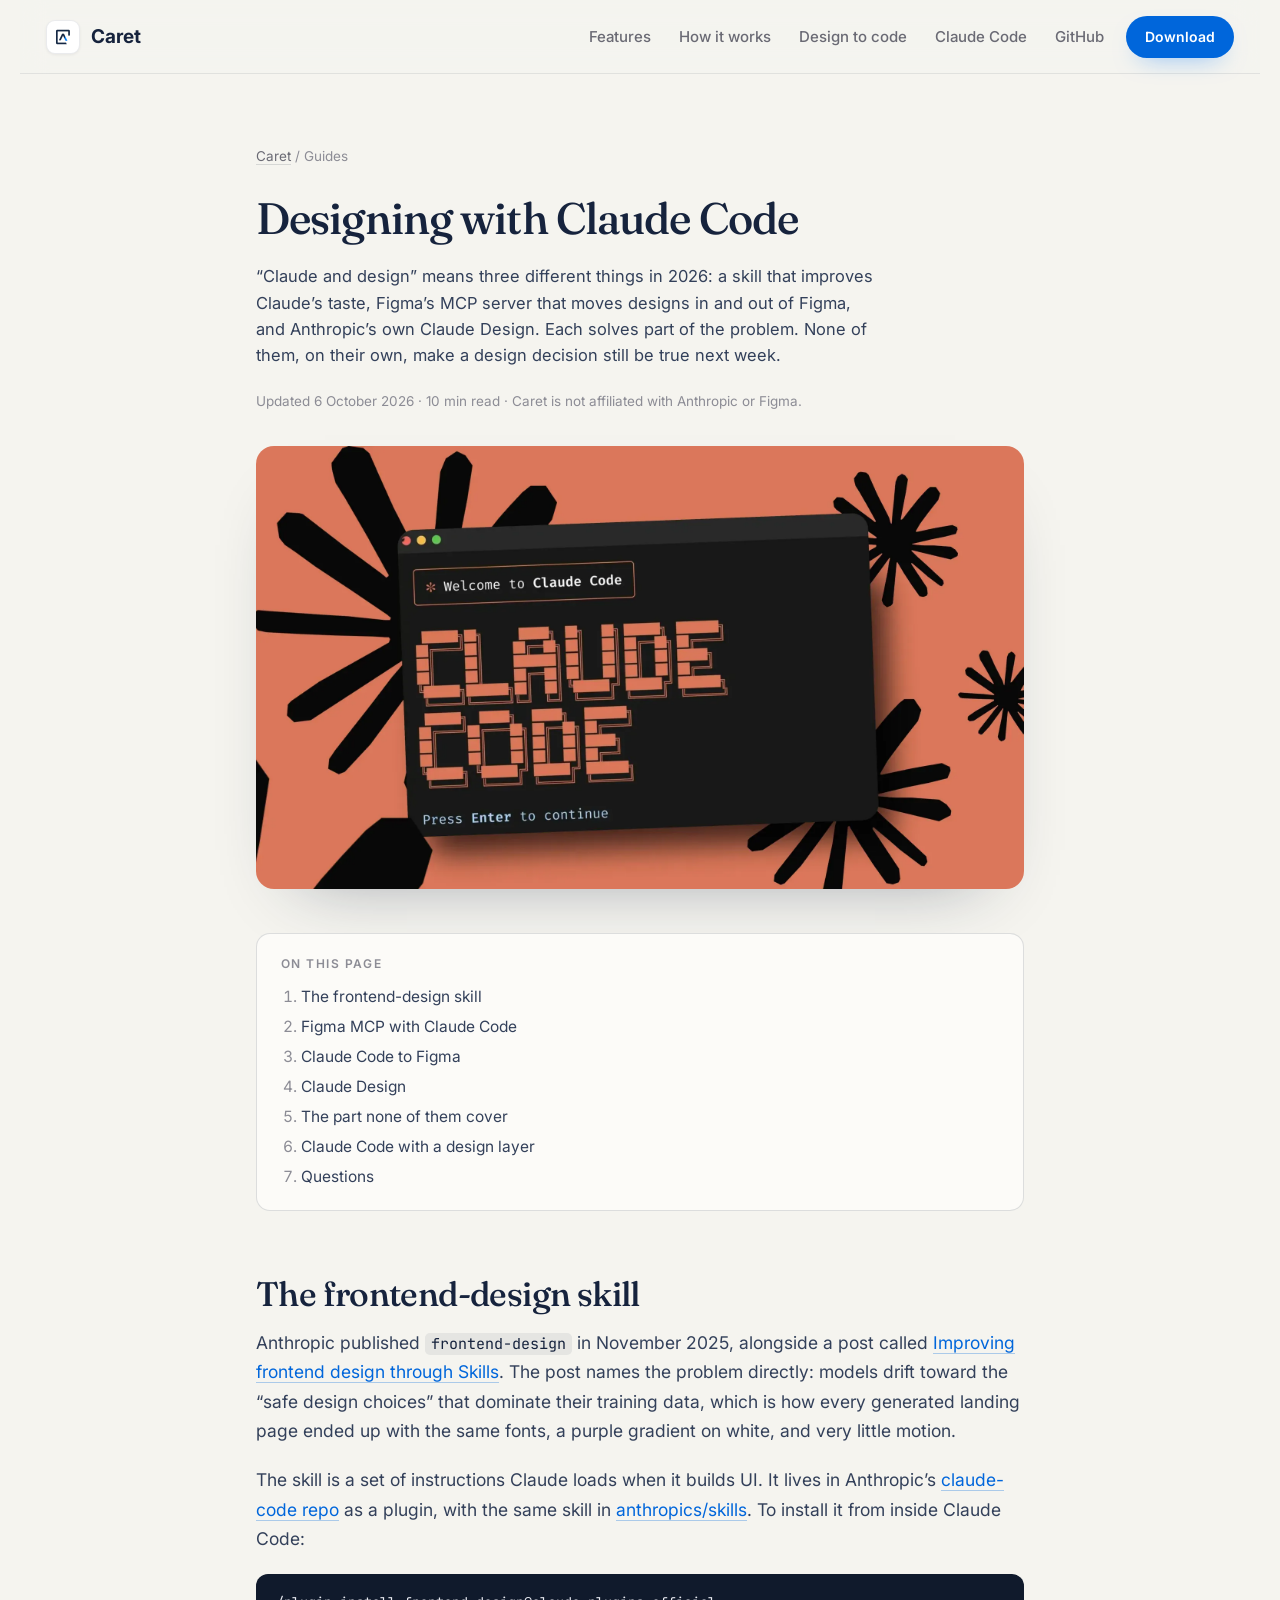
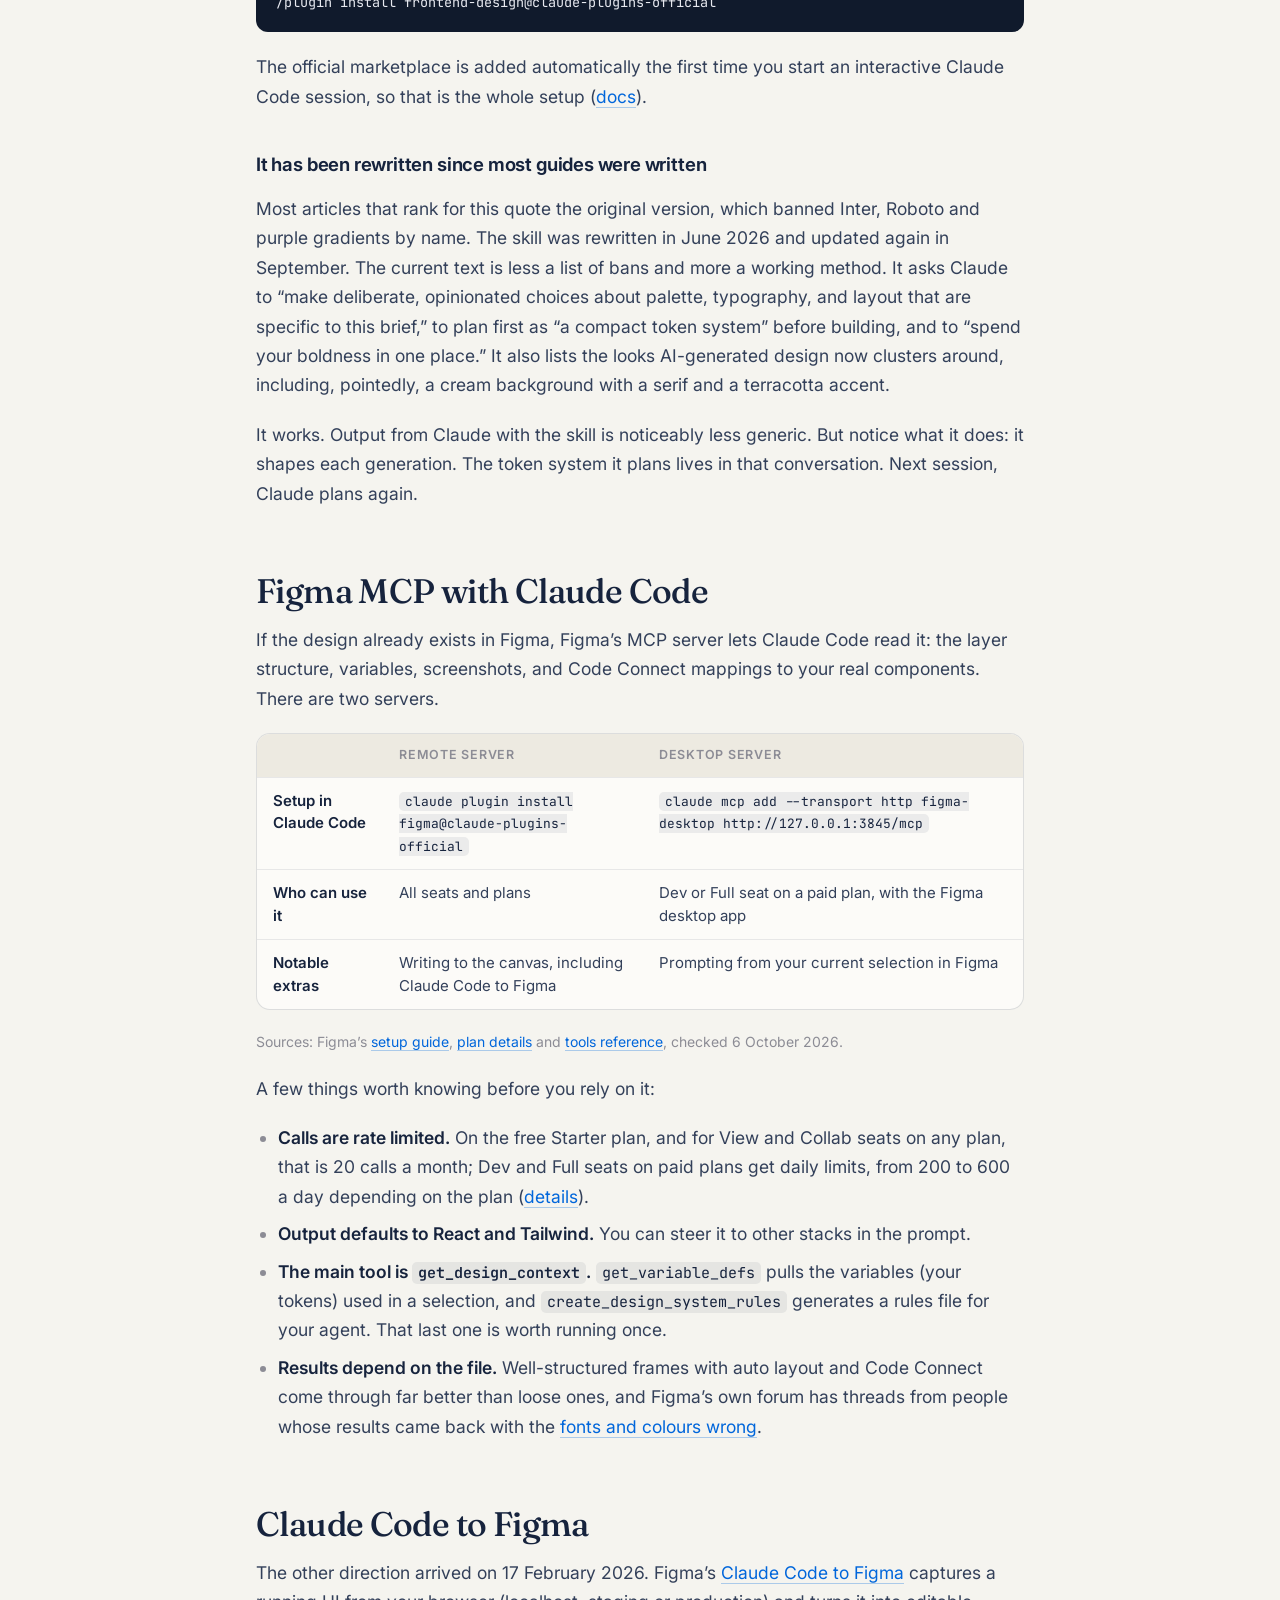
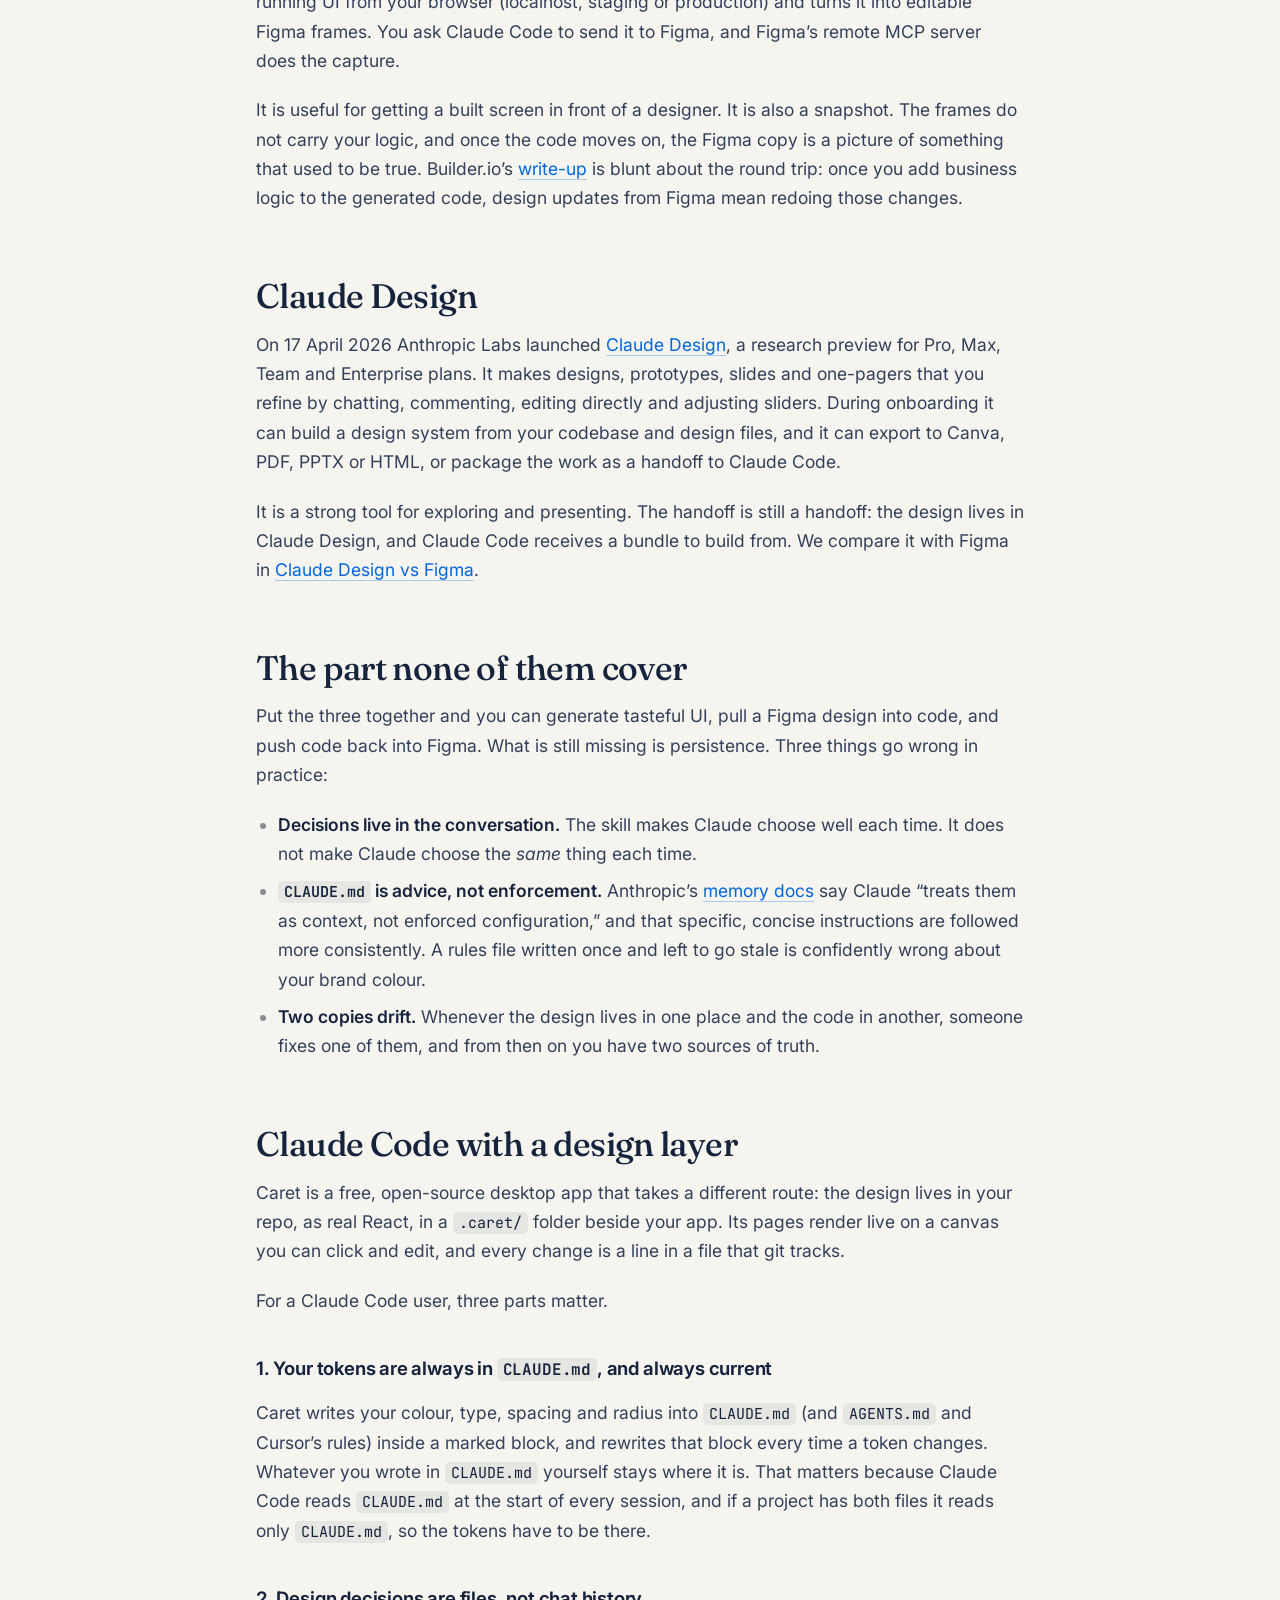
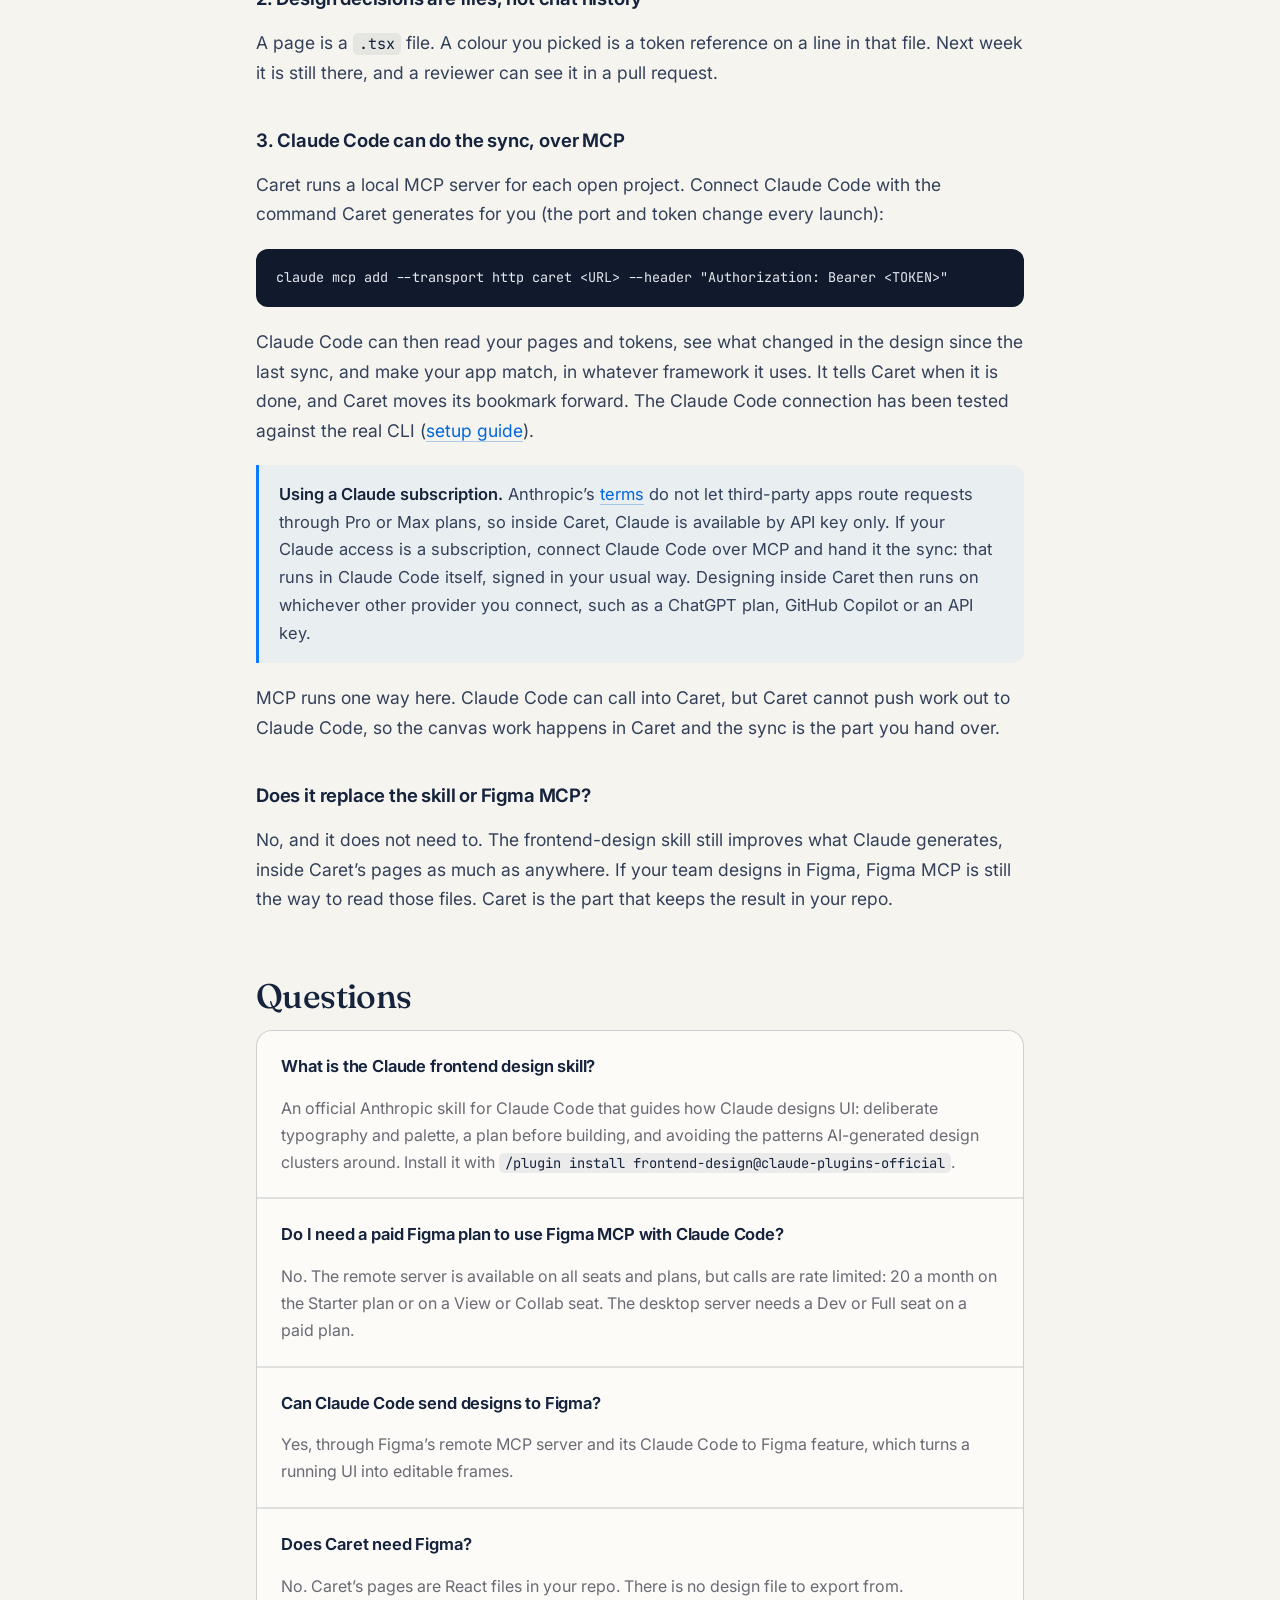
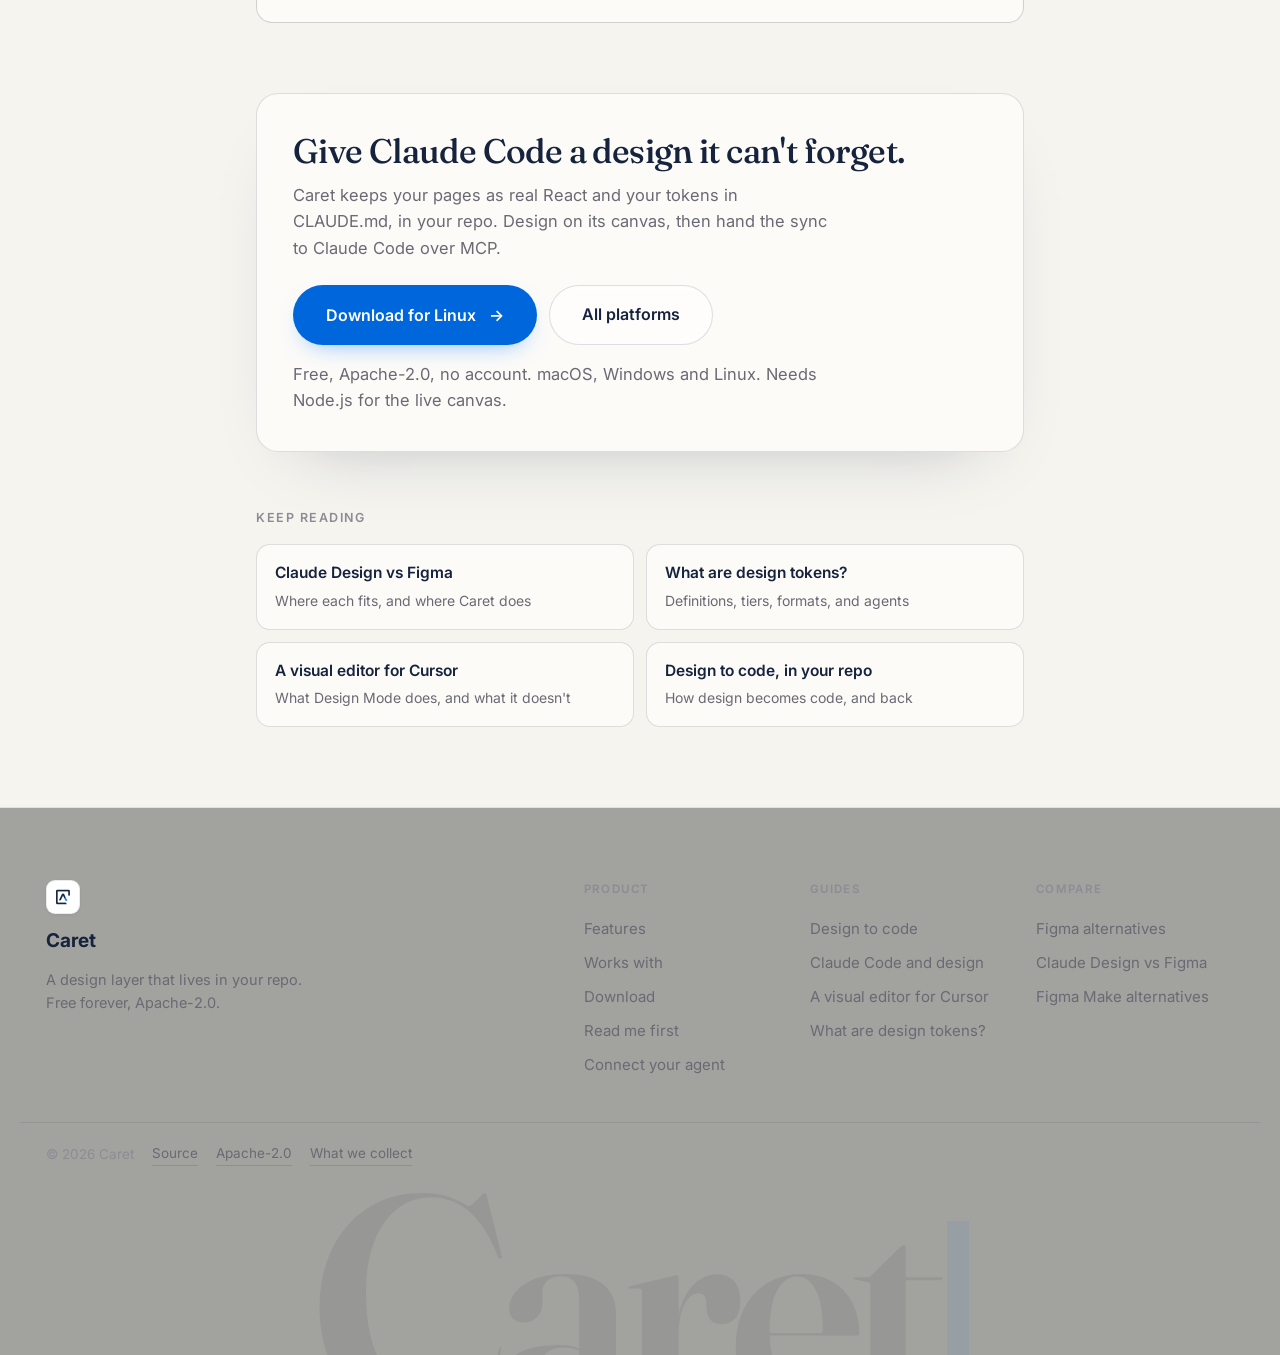
<file: claude-code-design/index.html>
<!doctype html>
<html lang="en">
<head>
  <meta charset="utf-8" />
  <meta name="viewport" content="width=device-width, initial-scale=1" />
  <title>Claude Code and design: frontend-design skill, Figma MCP, tokens</title>
  <meta name="description" content="Anthropic's frontend-design skill, Figma MCP with Claude Code, Claude Code to Figma and Claude Design: what each does, and how to make design decisions stick." />
  <link rel="canonical" href="https://caretai.cloud/claude-code-design/" />
  <link rel="icon" type="image/png" href="/assets/caret-logo.png" />
  <meta property="og:title" content="Claude Code and design: frontend-design skill, Figma MCP, tokens" />
  <meta property="og:description" content="Anthropic's frontend-design skill, Figma MCP with Claude Code, Claude Code to Figma and Claude Design: what each does, and how to make design decisions stick." />
  <meta property="og:type" content="article" />
  <meta property="og:url" content="https://caretai.cloud/claude-code-design/" />
  <meta property="og:image" content="https://caretai.cloud/assets/guides/claude-code.webp" />
  <meta name="twitter:card" content="summary_large_image" />

  <link rel="preconnect" href="https://fonts.googleapis.com" />
  <link rel="preconnect" href="https://fonts.gstatic.com" crossorigin />
  <link href="https://fonts.googleapis.com/css2?family=Fraunces:opsz,wght@9..144,400;9..144,500;9..144,600;9..144,700&family=Inter:wght@400;500;600;700&family=JetBrains+Mono:wght@400;500&display=swap" rel="stylesheet" />
  <link rel="stylesheet" href="/styles.css" />
  <link rel="stylesheet" href="/page.css" />
  <script type="application/ld+json">
  {
    "@context": "https://schema.org",
    "@graph": [
      {
        "@type": "Article",
        "headline": "Designing with Claude Code",
        "description": "Anthropic's frontend-design skill, Figma MCP with Claude Code, Claude Code to Figma and Claude Design: what each does, and how to make design decisions stick.",
        "datePublished": "2026-10-06",
        "dateModified": "2026-10-06",
        "mainEntityOfPage": "https://caretai.cloud/claude-code-design/",
        "image": "https://caretai.cloud/assets/guides/claude-code.webp",
        "author": { "@type": "Organization", "name": "Caret", "url": "https://caretai.cloud/" },
        "publisher": { "@type": "Organization", "name": "Caret", "logo": { "@type": "ImageObject", "url": "https://caretai.cloud/assets/caret-logo.png" } }
      },
      {
        "@type": "BreadcrumbList",
        "itemListElement": [
          { "@type": "ListItem", "position": 1, "name": "Caret", "item": "https://caretai.cloud/" },
          { "@type": "ListItem", "position": 2, "name": "Claude Code and design", "item": "https://caretai.cloud/claude-code-design/" }
        ]
      }
    ]
  }
  </script>
</head>
<body class="page">
  <!-- ───────── NAV ───────── -->
  <header class="nav">
    <a class="brand" href="/" aria-label="Caret home">
      <span class="logo-chip"><img src="/assets/caret-logo.png" alt="" /></span>
      <span class="brand-name">Caret</span>
    </a>
    <nav class="nav-links">
      <a href="/#features">Features</a>
      <a href="/#how">How it works</a>
      <a href="/design-to-code/">Design to code</a>
      <a href="/claude-code-design/">Claude Code</a>
      <a href="https://github.com/precious112/caret-desktop" target="_blank" rel="noopener">GitHub</a>
    </nav>
    <a class="btn btn-ink btn-sm" href="/#download">Download</a>
  </header>

  <main>
    <header class="art-head">
      <p class="crumbs"><a href="/">Caret</a> / Guides</p>
      <h1>Designing with Claude Code</h1>
      <p class="art-lede">&ldquo;Claude and design&rdquo; means three different things in 2026: a skill that
      improves Claude&rsquo;s taste, Figma&rsquo;s MCP server that moves designs in and out of Figma, and
      Anthropic&rsquo;s own Claude Design. Each solves part of the problem. None of them, on their own,
      make a design decision still be true next week.</p>
      <p class="art-meta">Updated 6 October 2026 &middot; 10 min read &middot; Caret is not affiliated with Anthropic or Figma.</p>
    </header>

    <figure class="art-banner">
      <img src="/assets/guides/claude-code.webp" width="2000" height="1152" alt="The Claude Code welcome screen in a terminal window" />
    </figure>

    <article class="prose">
      <nav class="toc" aria-label="On this page">
        <b>On this page</b>
        <ol>
          <li><a href="#skill">The frontend-design skill</a></li>
          <li><a href="#figma-mcp">Figma MCP with Claude Code</a></li>
          <li><a href="#to-figma">Claude Code to Figma</a></li>
          <li><a href="#claude-design">Claude Design</a></li>
          <li><a href="#drift">The part none of them cover</a></li>
          <li><a href="#caret">Claude Code with a design layer</a></li>
          <li><a href="#faq">Questions</a></li>
        </ol>
      </nav>

      <h2 id="skill">The frontend-design skill</h2>
      <p>Anthropic published <code>frontend-design</code> in November 2025, alongside a post called
      <a href="https://claude.com/blog/improving-frontend-design-through-skills" rel="noopener">Improving frontend design through Skills</a>.
      The post names the problem directly: models drift toward the &ldquo;safe design choices&rdquo; that
      dominate their training data, which is how every generated landing page ended up with the same
      fonts, a purple gradient on white, and very little motion.</p>
      <p>The skill is a set of instructions Claude loads when it builds UI. It lives in Anthropic&rsquo;s
      <a href="https://github.com/anthropics/claude-code/tree/main/plugins/frontend-design" rel="noopener">claude-code repo</a>
      as a plugin, with the same skill in
      <a href="https://github.com/anthropics/skills/tree/main/skills/frontend-design" rel="noopener">anthropics/skills</a>.
      To install it from inside Claude Code:</p>
<pre><code>/plugin install frontend-design@claude-plugins-official</code></pre>
      <p>The official marketplace is added automatically the first time you start an interactive Claude Code session, so that is
      the whole setup (<a href="https://code.claude.com/docs/en/discover-plugins" rel="noopener">docs</a>).</p>

      <h3>It has been rewritten since most guides were written</h3>
      <p>Most articles that rank for this quote the original version, which banned Inter, Roboto and
      purple gradients by name. The skill was rewritten in June 2026 and updated again in September. The
      current text is less a list of bans and more a working method. It asks Claude to &ldquo;make
      deliberate, opinionated choices about palette, typography, and layout that are specific to this
      brief,&rdquo; to plan first as &ldquo;a compact token system&rdquo; before building, and to
      &ldquo;spend your boldness in one place.&rdquo; It also lists the looks AI-generated design now
      clusters around, including, pointedly, a cream background with a serif and a terracotta accent.</p>
      <p>It works. Output from Claude with the skill is noticeably less generic. But notice what it does:
      it shapes each generation. The token system it plans lives in that conversation. Next session,
      Claude plans again.</p>

      <h2 id="figma-mcp">Figma MCP with Claude Code</h2>
      <p>If the design already exists in Figma, Figma&rsquo;s MCP server lets Claude Code read it: the
      layer structure, variables, screenshots, and Code Connect mappings to your real components. There
      are two servers.</p>
      <div class="table-wrap">
        <table>
          <thead><tr><th></th><th>Remote server</th><th>Desktop server</th></tr></thead>
          <tbody>
            <tr><th>Setup in Claude Code</th><td><code>claude plugin install figma@claude-plugins-official</code></td><td><code>claude mcp add --transport http figma-desktop http://127.0.0.1:3845/mcp</code></td></tr>
            <tr><th>Who can use it</th><td>All seats and plans</td><td>Dev or Full seat on a paid plan, with the Figma desktop app</td></tr>
            <tr><th>Notable extras</th><td>Writing to the canvas, including Claude Code to Figma</td><td>Prompting from your current selection in Figma</td></tr>
          </tbody>
        </table>
      </div>
      <p class="fine">Sources: Figma&rsquo;s <a href="https://help.figma.com/hc/en-us/articles/39888612464151" rel="noopener">setup guide</a>,
      <a href="https://help.figma.com/hc/en-us/articles/32132100833559" rel="noopener">plan details</a> and
      <a href="https://developers.figma.com/docs/figma-mcp-server/tools-and-prompts/" rel="noopener">tools reference</a>, checked 6 October 2026.</p>
      <p>A few things worth knowing before you rely on it:</p>
      <ul>
        <li><strong>Calls are rate limited.</strong> On the free Starter plan, and for View and Collab
        seats on any plan, that is 20 calls a month; Dev and Full seats on paid plans get daily limits,
        from 200 to 600 a day depending on the plan (<a href="https://developers.figma.com/docs/figma-mcp-server/rate-limits-access/" rel="noopener">details</a>).</li>
        <li><strong>Output defaults to React and Tailwind.</strong> You can steer it to other stacks in
        the prompt.</li>
        <li><strong>The main tool is <code>get_design_context</code>.</strong> <code>get_variable_defs</code>
        pulls the variables (your tokens) used in a selection, and
        <code>create_design_system_rules</code> generates a rules file for your agent. That last one is
        worth running once.</li>
        <li><strong>Results depend on the file.</strong> Well-structured frames with auto layout and
        Code Connect come through far better than loose ones, and Figma&rsquo;s own forum has threads from
        people whose results came back with the
        <a href="https://forum.figma.com/report-a-problem-6/figma-mcp-can-t-get-good-results-have-tried-many-things-41861" rel="noopener">fonts and colours wrong</a>.</li>
      </ul>

      <h2 id="to-figma">Claude Code to Figma</h2>
      <p>The other direction arrived on 17 February 2026. Figma&rsquo;s
      <a href="https://www.figma.com/blog/introducing-claude-code-to-figma/" rel="noopener">Claude Code to Figma</a>
      captures a running UI from your browser (localhost, staging or production) and turns it into
      editable Figma frames. You ask Claude Code to send it to Figma, and Figma&rsquo;s remote MCP server
      does the capture.</p>
      <p>It is useful for getting a built screen in front of a designer. It is also a snapshot. The
      frames do not carry your logic, and once the code moves on, the Figma copy is a picture of
      something that used to be true. Builder.io&rsquo;s
      <a href="https://www.builder.io/blog/claude-code-to-figma" rel="noopener">write-up</a> is blunt about
      the round trip: once you add business logic to the generated code, design updates from Figma mean
      redoing those changes.</p>

      <h2 id="claude-design">Claude Design</h2>
      <p>On 17 April 2026 Anthropic Labs launched
      <a href="https://www.anthropic.com/news/claude-design-anthropic-labs" rel="noopener">Claude Design</a>,
      a research preview for Pro, Max, Team and Enterprise plans. It makes designs, prototypes, slides
      and one-pagers that you refine by chatting, commenting, editing directly and adjusting sliders.
      During onboarding it can build a design system from your codebase and design files, and it can
      export to Canva, PDF, PPTX or HTML, or package the work as a handoff to Claude Code.</p>
      <p>It is a strong tool for exploring and presenting. The handoff is still a handoff: the design
      lives in Claude Design, and Claude Code receives a bundle to build from. We compare it with Figma
      in <a href="/claude-design-vs-figma/">Claude Design vs Figma</a>.</p>

      <h2 id="drift">The part none of them cover</h2>
      <p>Put the three together and you can generate tasteful UI, pull a Figma design into code, and
      push code back into Figma. What is still missing is persistence. Three things go wrong in
      practice:</p>
      <ul>
        <li><strong>Decisions live in the conversation.</strong> The skill makes Claude choose well
        each time. It does not make Claude choose the <em>same</em> thing each time.</li>
        <li><strong><code>CLAUDE.md</code> is advice, not enforcement.</strong> Anthropic&rsquo;s
        <a href="https://code.claude.com/docs/en/memory" rel="noopener">memory docs</a> say Claude
        &ldquo;treats them as context, not enforced configuration,&rdquo; and that specific, concise
        instructions are followed more consistently. A rules file written once and left to go stale is
        confidently wrong about your brand colour.</li>
        <li><strong>Two copies drift.</strong> Whenever the design lives in one place and the code in
        another, someone fixes one of them, and from then on you have two sources of truth.</li>
      </ul>

      <h2 id="caret">Claude Code with a design layer</h2>
      <p>Caret is a free, open-source desktop app that takes a different route: the design lives in your
      repo, as real React, in a <code>.caret/</code> folder beside your app. Its pages render live on a
      canvas you can click and edit, and every change is a line in a file that git tracks.</p>
      <p>For a Claude Code user, three parts matter.</p>
      <h3>1. Your tokens are always in <code>CLAUDE.md</code>, and always current</h3>
      <p>Caret writes your colour, type, spacing and radius into <code>CLAUDE.md</code> (and
      <code>AGENTS.md</code> and Cursor&rsquo;s rules) inside a marked block, and rewrites that block every
      time a token changes. Whatever you wrote in <code>CLAUDE.md</code> yourself stays where it is. That
      matters because Claude Code reads <code>CLAUDE.md</code> at the start of every session, and if a
      project has both files it reads only <code>CLAUDE.md</code>, so the tokens have to be there.</p>
      <h3>2. Design decisions are files, not chat history</h3>
      <p>A page is a <code>.tsx</code> file. A colour you picked is a token reference on a line in that
      file. Next week it is still there, and a reviewer can see it in a pull request.</p>
      <h3>3. Claude Code can do the sync, over MCP</h3>
      <p>Caret runs a local MCP server for each open project. Connect Claude Code with the command Caret
      generates for you (the port and token change every launch):</p>
<pre><code>claude mcp add --transport http caret &lt;URL&gt; --header "Authorization: Bearer &lt;TOKEN&gt;"</code></pre>
      <p>Claude Code can then read your pages and tokens, see what changed in the design since the last
      sync, and make your app match, in whatever framework it uses. It tells Caret when it is done, and
      Caret moves its bookmark forward. The Claude Code connection has been tested against the real CLI
      (<a href="https://github.com/precious112/caret-desktop/blob/main/docs/connect-an-agent.md" rel="noopener">setup guide</a>).</p>
      <div class="callout">
        <p><strong>Using a Claude subscription.</strong> Anthropic&rsquo;s
        <a href="https://code.claude.com/docs/en/legal-and-compliance" rel="noopener">terms</a> do not let
        third-party apps route requests through Pro or Max plans, so inside Caret, Claude is available by
        API key only. If your Claude access is a subscription, connect Claude Code over MCP and hand it
        the sync: that runs in Claude Code itself, signed in your usual way. Designing inside Caret then
        runs on whichever other provider you connect, such as a ChatGPT plan, GitHub Copilot or an API key.</p>
      </div>
      <p>MCP runs one way here. Claude Code can call into Caret, but Caret cannot push work out to Claude
      Code, so the canvas work happens in Caret and the sync is the part you hand over.</p>

      <h3>Does it replace the skill or Figma MCP?</h3>
      <p>No, and it does not need to. The frontend-design skill still improves what Claude generates,
      inside Caret&rsquo;s pages as much as anywhere. If your team designs in Figma, Figma MCP is still
      the way to read those files. Caret is the part that keeps the result in your repo.</p>

      <h2 id="faq">Questions</h2>
      <ul class="faq">
        <li>
          <h3>What is the Claude frontend design skill?</h3>
          <p>An official Anthropic skill for Claude Code that guides how Claude designs UI: deliberate
          typography and palette, a plan before building, and avoiding the patterns AI-generated design
          clusters around. Install it with <code>/plugin install frontend-design@claude-plugins-official</code>.</p>
        </li>
        <li>
          <h3>Do I need a paid Figma plan to use Figma MCP with Claude Code?</h3>
          <p>No. The remote server is available on all seats and plans, but calls are rate limited: 20 a month
          on the Starter plan or on a View or Collab seat. The desktop server needs a Dev or Full seat on a paid plan.</p>
        </li>
        <li>
          <h3>Can Claude Code send designs to Figma?</h3>
          <p>Yes, through Figma&rsquo;s remote MCP server and its Claude Code to Figma feature, which
          turns a running UI into editable frames.</p>
        </li>
        <li>
          <h3>Does Caret need Figma?</h3>
          <p>No. Caret&rsquo;s pages are React files in your repo. There is no design file to export from.</p>
        </li>
      </ul>
    </article>

    <section class="art-cta">
      <div class="art-cta-card">
        <h2>Give Claude Code a design it can't forget.</h2>
        <p>Caret keeps your pages as real React and your tokens in CLAUDE.md, in your repo. Design on its canvas, then hand the sync to Claude Code over MCP.</p>
        <div class="hero-cta">
          <button class="btn btn-ink btn-lg btn-cta" id="dlPrimary" data-url="https://github.com/precious112/caret-desktop/releases/latest/download/Caret-macOS-arm64.zip">Download for macOS</button>
          <a class="btn btn-line btn-lg" href="/#download">All platforms</a>
        </div>
        <p class="fine" style="margin-top:16px">Free, Apache-2.0, no account. macOS, Windows and Linux. Needs Node.js for the live canvas.</p>
      </div>
    </section>

    <section class="related">
      <h2>Keep reading</h2>
      <ul>
        <li><a href="/claude-design-vs-figma/"><b>Claude Design vs Figma</b><span>Where each fits, and where Caret does</span></a></li>
        <li><a href="/design-tokens/"><b>What are design tokens?</b><span>Definitions, tiers, formats, and agents</span></a></li>
        <li><a href="/cursor-visual-editor/"><b>A visual editor for Cursor</b><span>What Design Mode does, and what it doesn't</span></a></li>
        <li><a href="/design-to-code/"><b>Design to code, in your repo</b><span>How design becomes code, and back</span></a></li>
      </ul>
    </section>
  </main>

  <!-- ───────── FOOTER ───────── -->
  <footer class="footer">
    <canvas class="footer-shader" id="footShader" aria-hidden="true"></canvas>
    <div class="footer-inner">
      <div class="footer-brand">
        <span class="logo-chip"><img src="/assets/caret-logo.png" alt="" /></span>
        <span class="brand-name">Caret</span>
        <p>A design layer that lives in your repo.<br />Free forever, Apache-2.0.</p>
      </div>
      <div class="footer-cols">
        <div>
          <h4>Product</h4>
          <a href="/#features">Features</a>
          <a href="/#agents">Works with</a>
          <a href="/#download">Download</a>
          <a href="https://github.com/precious112/caret-desktop#readme" target="_blank" rel="noopener">Read me first</a>
          <a href="https://github.com/precious112/caret-desktop/blob/main/docs/connect-an-agent.md" target="_blank" rel="noopener">Connect your agent</a>
        </div>
        <div>
          <h4>Guides</h4>
          <a href="/design-to-code/">Design to code</a>
          <a href="/claude-code-design/">Claude Code and design</a>
          <a href="/cursor-visual-editor/">A visual editor for Cursor</a>
          <a href="/design-tokens/">What are design tokens?</a>
        </div>
        <div>
          <h4>Compare</h4>
          <a href="/figma-alternative/">Figma alternatives</a>
          <a href="/claude-design-vs-figma/">Claude Design vs Figma</a>
          <a href="/figma-make-alternative/">Figma Make alternatives</a>
        </div>
      </div>
    </div>
    <div class="footer-fine">
      <span>&copy; 2026 Caret</span>
      <a href="https://github.com/precious112/caret-desktop" target="_blank" rel="noopener">Source</a>
      <a href="https://github.com/precious112/caret-desktop/blob/main/LICENSE" target="_blank" rel="noopener">Apache-2.0</a>
      <a href="https://github.com/precious112/caret-desktop/blob/main/docs/telemetry.md" target="_blank" rel="noopener">What we collect</a>
    </div>
    <div class="footer-mark" aria-hidden="true">Caret<i></i></div>
  </footer>

  <!-- ───────── STAR MODAL ───────── -->
  <div class="modal-overlay" id="starModal" hidden>
    <div class="modal" role="dialog" aria-modal="true" aria-labelledby="starTitle">
      <button class="modal-close" id="starClose" aria-label="Close">×</button>
      <div class="modal-star">★</div>
      <h3 id="starTitle">Your download is starting</h3>
      <p>Caret is free and open source. If it's useful to you, a GitHub star genuinely helps it grow.</p>
      <div class="modal-btns">
        <a class="btn btn-ink" id="starGo" href="https://github.com/precious112/caret-desktop" target="_blank" rel="noopener">★ Star on GitHub</a>
        <button class="btn btn-line" id="starLater">Maybe later</button>
      </div>
    </div>
  </div>

  <script src="/hero-shader.js"></script>
  <script src="/main.js"></script>
</body>
</html>
</file>
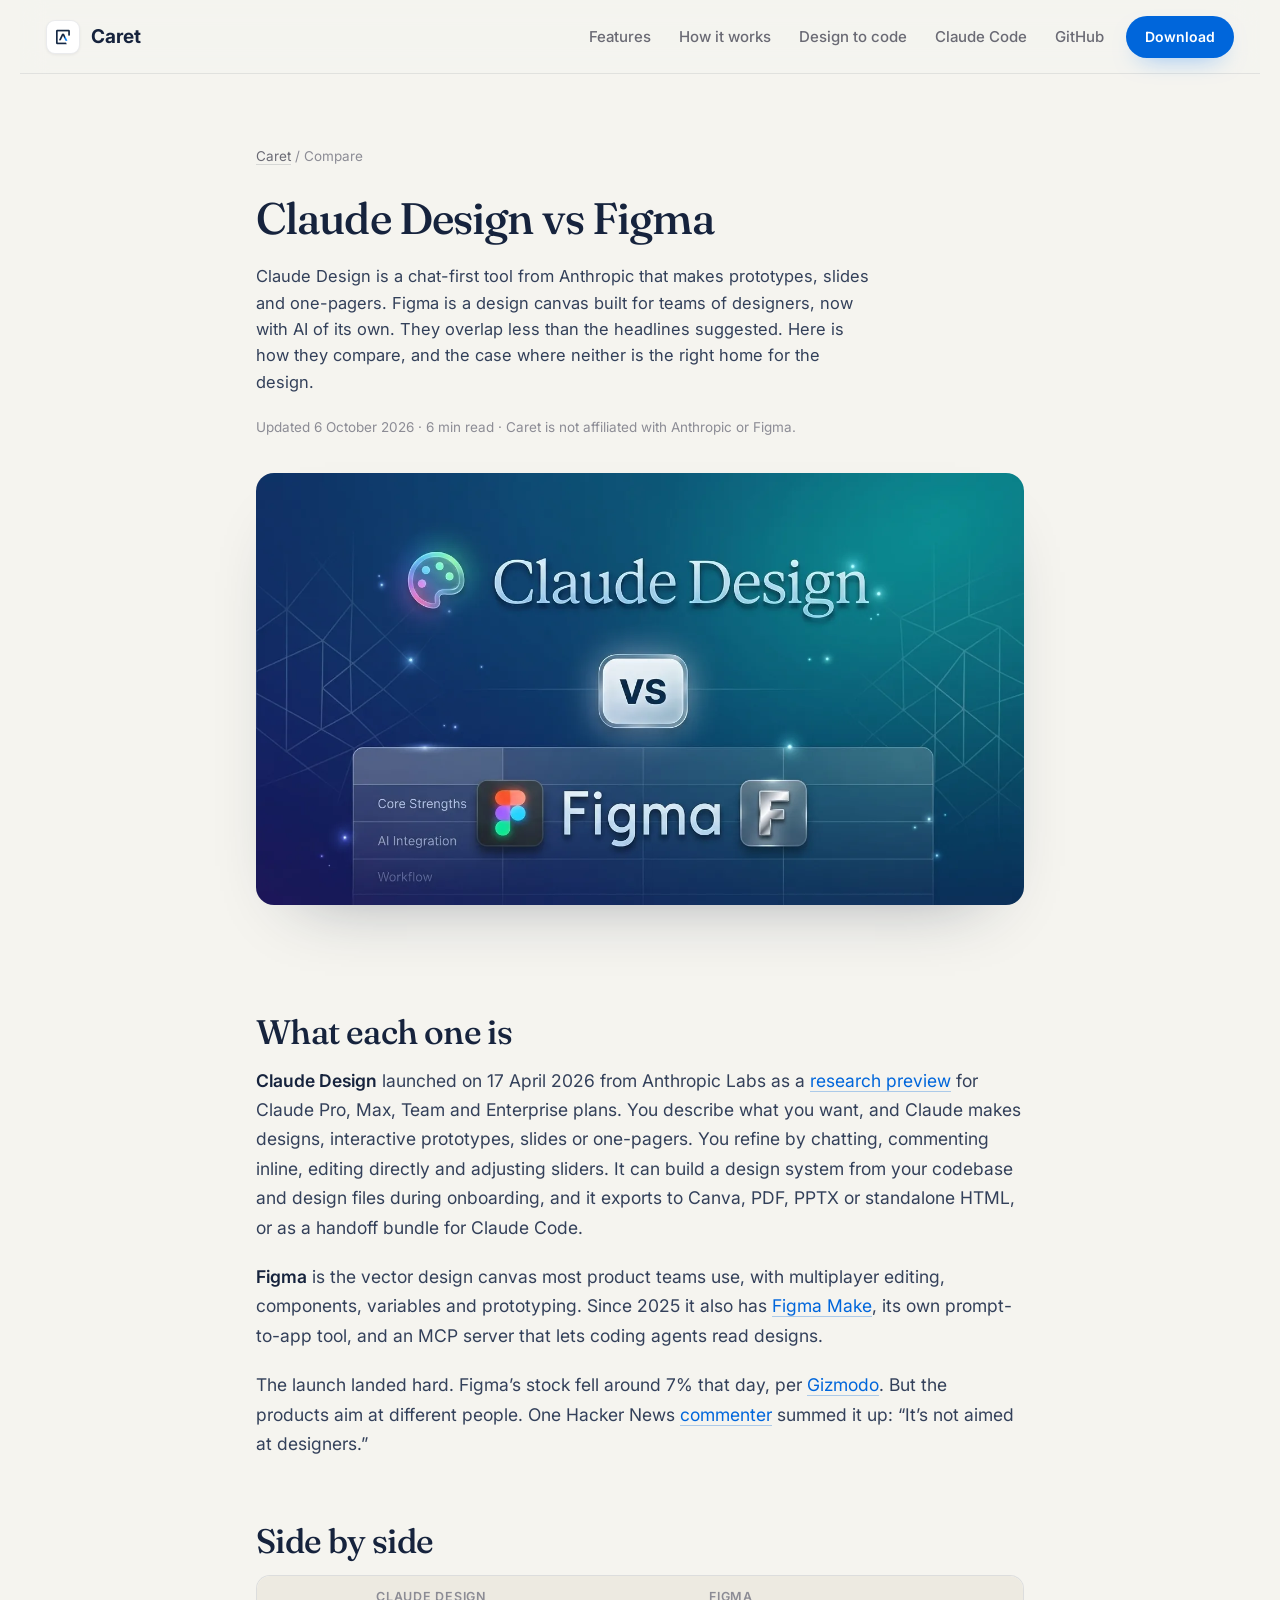
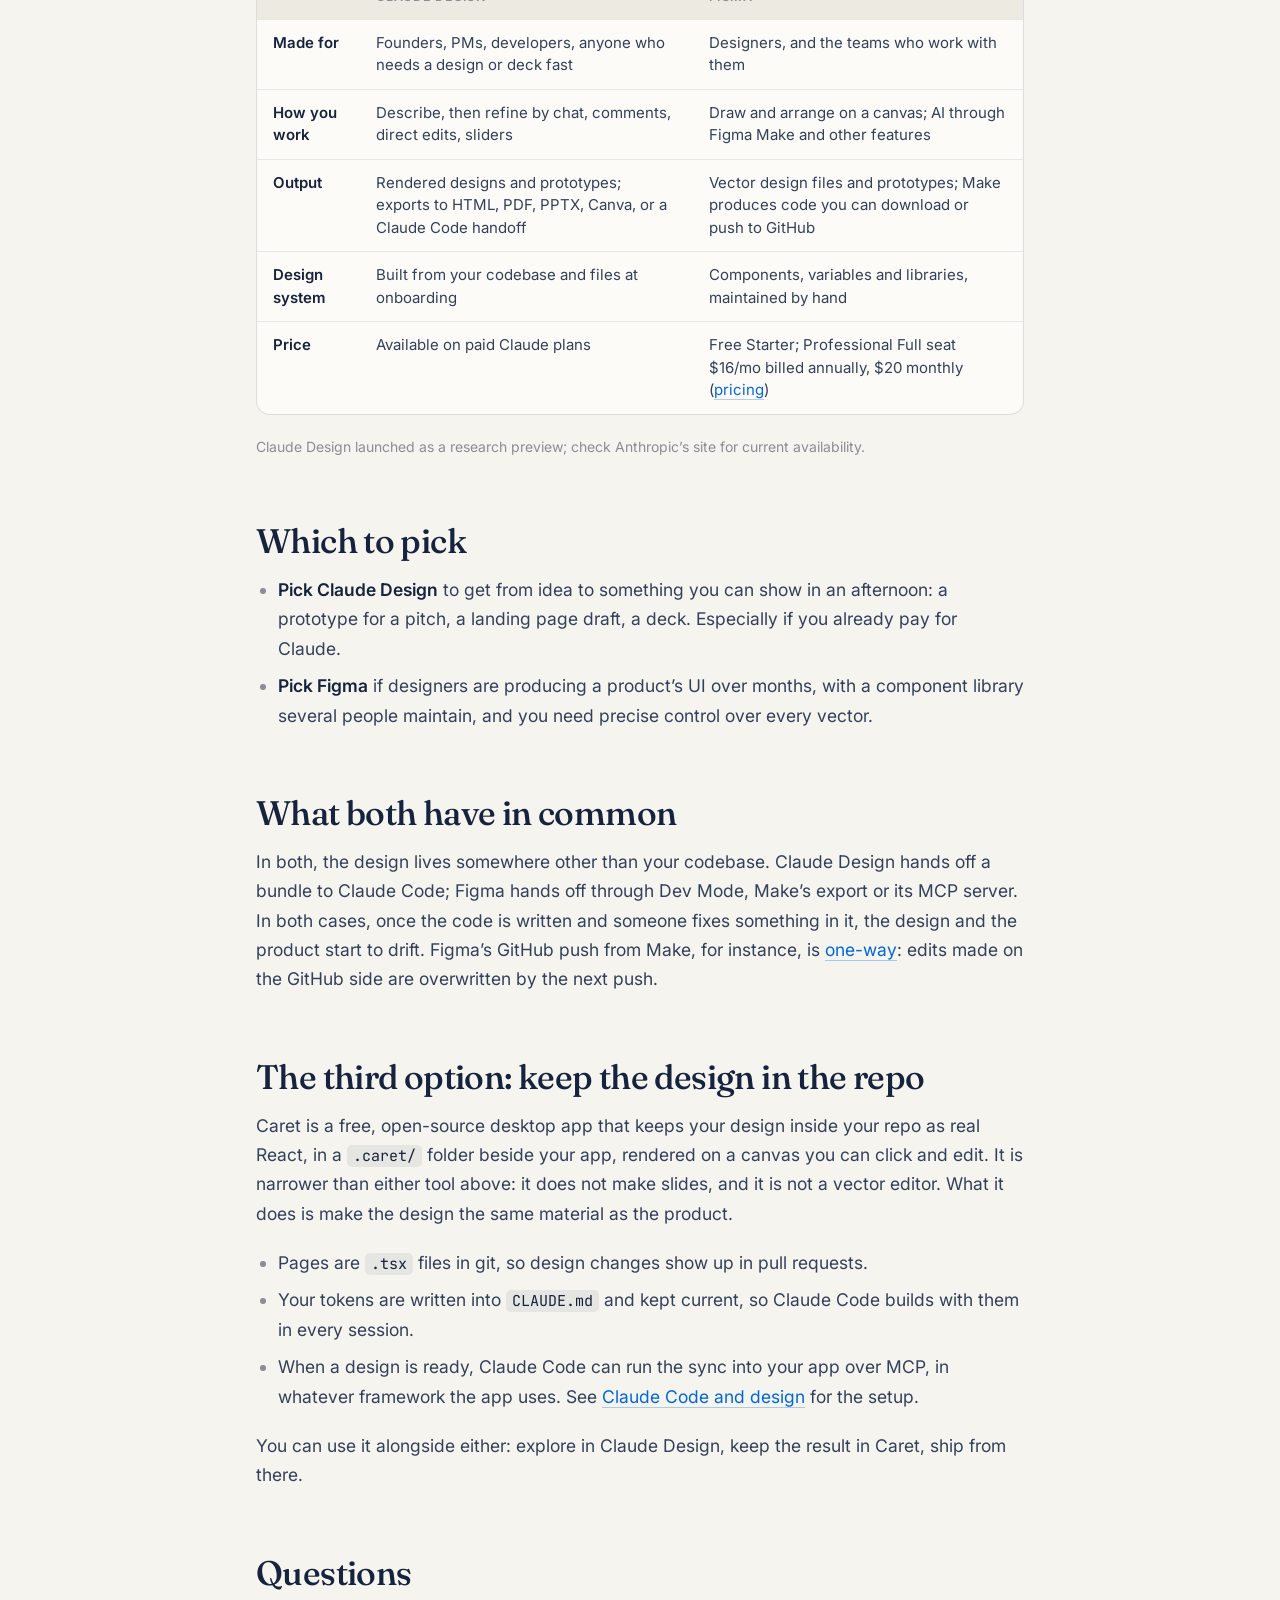
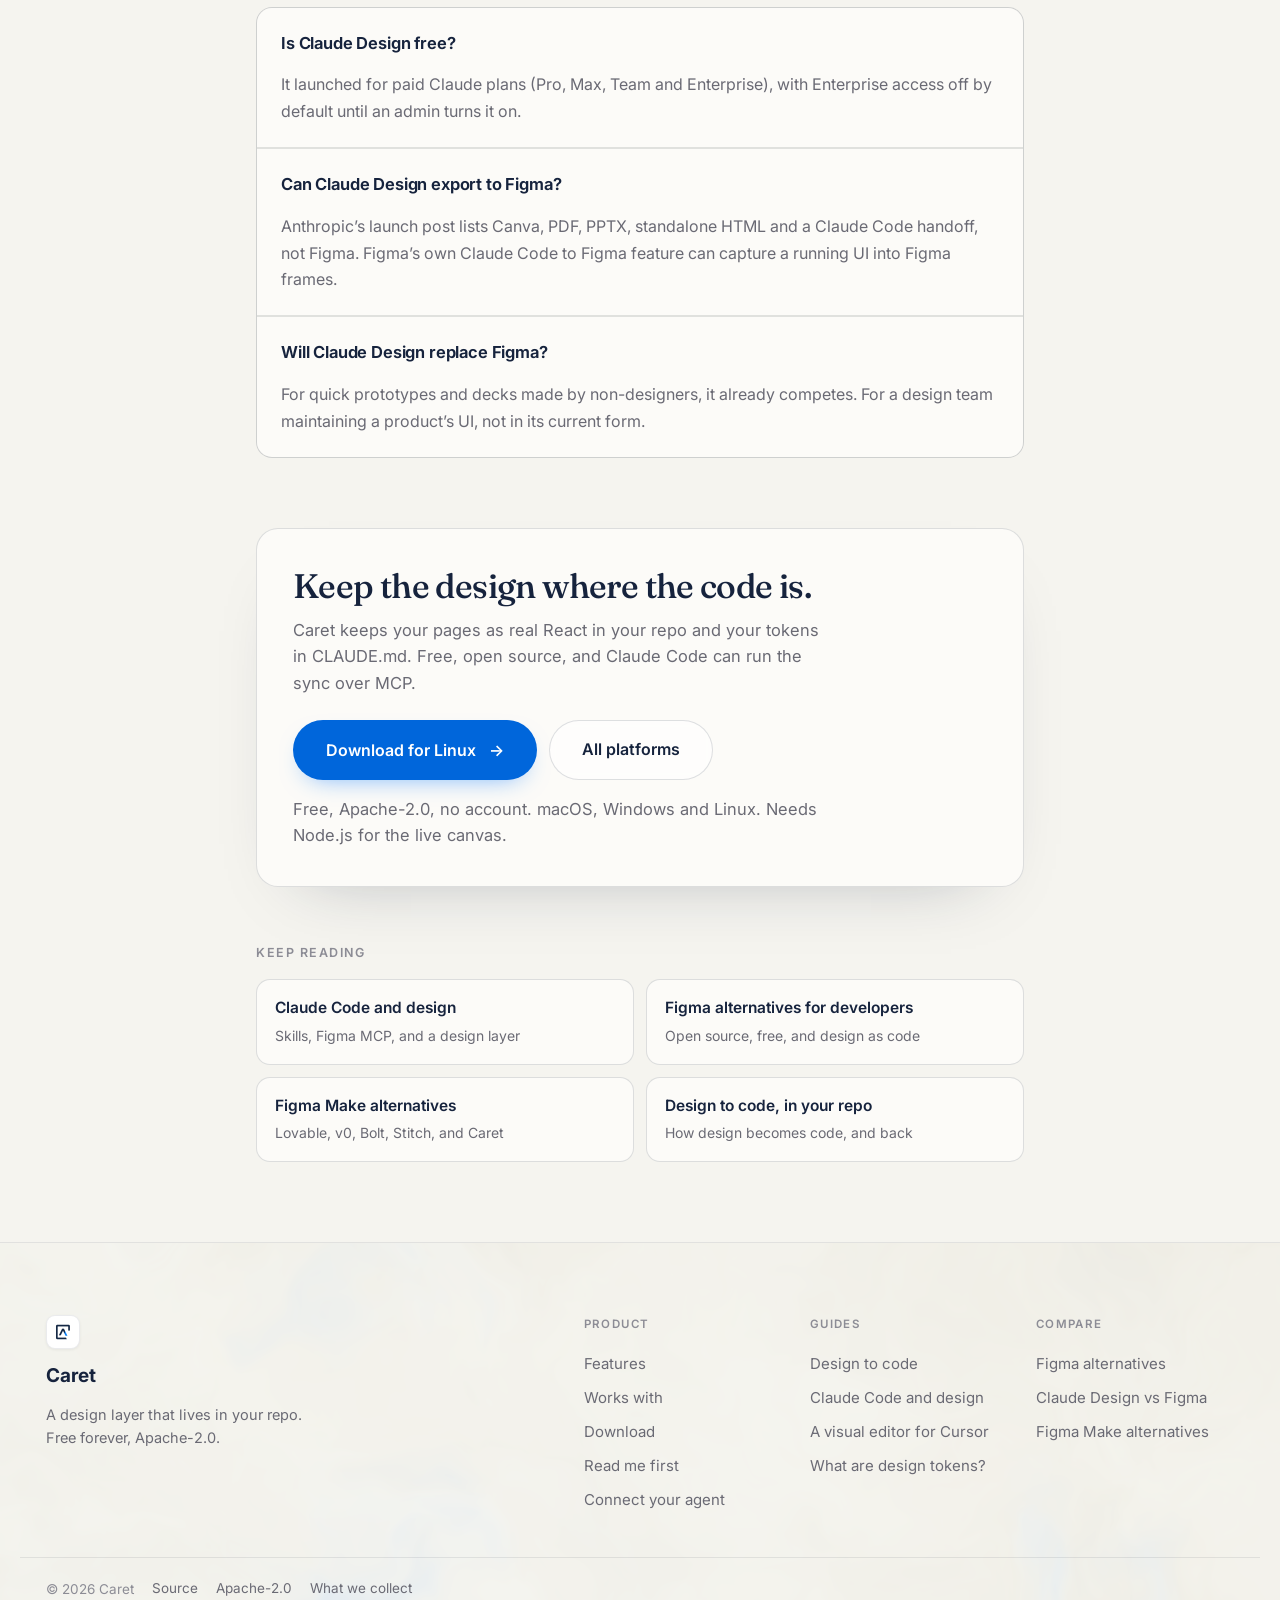
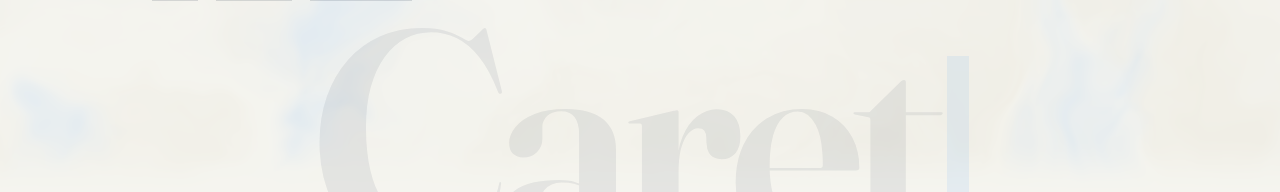
<file: claude-design-vs-figma/index.html>
<!doctype html>
<html lang="en">
<head>
  <meta charset="utf-8" />
  <meta name="viewport" content="width=device-width, initial-scale=1" />
  <title>Claude Design vs Figma: what each is for, compared (2026)</title>
  <meta name="description" content="Claude Design vs Figma: what each makes, how you edit, export and price, and where a design layer that lives in your repo fits instead." />
  <link rel="canonical" href="https://caretai.cloud/claude-design-vs-figma/" />
  <link rel="icon" type="image/png" href="/assets/caret-logo.png" />
  <meta property="og:title" content="Claude Design vs Figma: what each is for, compared (2026)" />
  <meta property="og:description" content="Claude Design vs Figma: what each makes, how you edit, export and price, and where a design layer that lives in your repo fits instead." />
  <meta property="og:type" content="article" />
  <meta property="og:url" content="https://caretai.cloud/claude-design-vs-figma/" />
  <meta property="og:image" content="https://caretai.cloud/assets/guides/claude-design-vs-figma.webp" />
  <meta name="twitter:card" content="summary_large_image" />

  <link rel="preconnect" href="https://fonts.googleapis.com" />
  <link rel="preconnect" href="https://fonts.gstatic.com" crossorigin />
  <link href="https://fonts.googleapis.com/css2?family=Fraunces:opsz,wght@9..144,400;9..144,500;9..144,600;9..144,700&family=Inter:wght@400;500;600;700&family=JetBrains+Mono:wght@400;500&display=swap" rel="stylesheet" />
  <link rel="stylesheet" href="/styles.css" />
  <link rel="stylesheet" href="/page.css" />
  <script type="application/ld+json">
  {
    "@context": "https://schema.org",
    "@graph": [
      {
        "@type": "Article",
        "headline": "Claude Design vs Figma",
        "description": "Claude Design vs Figma: what each makes, how you edit, export and price, and where a design layer that lives in your repo fits instead.",
        "datePublished": "2026-10-06",
        "dateModified": "2026-10-06",
        "mainEntityOfPage": "https://caretai.cloud/claude-design-vs-figma/",
        "image": "https://caretai.cloud/assets/guides/claude-design-vs-figma.webp",
        "author": { "@type": "Organization", "name": "Caret", "url": "https://caretai.cloud/" },
        "publisher": { "@type": "Organization", "name": "Caret", "logo": { "@type": "ImageObject", "url": "https://caretai.cloud/assets/caret-logo.png" } }
      },
      {
        "@type": "BreadcrumbList",
        "itemListElement": [
          { "@type": "ListItem", "position": 1, "name": "Caret", "item": "https://caretai.cloud/" },
          { "@type": "ListItem", "position": 2, "name": "Claude Design vs Figma", "item": "https://caretai.cloud/claude-design-vs-figma/" }
        ]
      }
    ]
  }
  </script>
</head>
<body class="page">
  <!-- ───────── NAV ───────── -->
  <header class="nav">
    <a class="brand" href="/" aria-label="Caret home">
      <span class="logo-chip"><img src="/assets/caret-logo.png" alt="" /></span>
      <span class="brand-name">Caret</span>
    </a>
    <nav class="nav-links">
      <a href="/#features">Features</a>
      <a href="/#how">How it works</a>
      <a href="/design-to-code/">Design to code</a>
      <a href="/claude-code-design/">Claude Code</a>
      <a href="https://github.com/precious112/caret-desktop" target="_blank" rel="noopener">GitHub</a>
    </nav>
    <a class="btn btn-ink btn-sm" href="/#download">Download</a>
  </header>

  <main>
    <header class="art-head">
      <p class="crumbs"><a href="/">Caret</a> / Compare</p>
      <h1>Claude Design vs Figma</h1>
      <p class="art-lede">Claude Design is a chat-first tool from Anthropic that makes prototypes, slides and
      one-pagers. Figma is a design canvas built for teams of designers, now with AI of its own. They
      overlap less than the headlines suggested. Here is how they compare, and the case where neither
      is the right home for the design.</p>
      <p class="art-meta">Updated 6 October 2026 &middot; 6 min read &middot; Caret is not affiliated with Anthropic or Figma.</p>
    </header>

    <figure class="art-banner">
      <img src="/assets/guides/claude-design-vs-figma.webp" width="1365" height="768" alt="Claude Design vs Figma comparison: core strengths, AI integration and workflow" />
    </figure>

    <article class="prose">
      <h2 id="what">What each one is</h2>
      <p><strong>Claude Design</strong> launched on 17 April 2026 from Anthropic Labs as a
      <a href="https://www.anthropic.com/news/claude-design-anthropic-labs" rel="noopener">research preview</a>
      for Claude Pro, Max, Team and Enterprise plans. You describe what you want, and Claude makes designs,
      interactive prototypes, slides or one-pagers. You refine by chatting, commenting inline, editing
      directly and adjusting sliders. It can build a design system from your codebase and design files
      during onboarding, and it exports to Canva, PDF, PPTX or standalone HTML, or as a handoff bundle for
      Claude Code.</p>
      <p><strong>Figma</strong> is the vector design canvas most product teams use, with multiplayer editing,
      components, variables and prototyping. Since 2025 it also has
      <a href="https://www.figma.com/blog/figma-make-general-availability/" rel="noopener">Figma Make</a>,
      its own prompt-to-app tool, and an MCP server that lets coding agents read designs.</p>
      <p>The launch landed hard. Figma&rsquo;s stock fell around 7% that day, per
      <a href="https://gizmodo.com/anthropic-launches-claude-design-figma-stock-immediately-nosedives-2000748071" rel="noopener">Gizmodo</a>.
      But the products aim at different people. One Hacker News
      <a href="https://news.ycombinator.com/item?id=47832921" rel="noopener">commenter</a> summed it up:
      &ldquo;It&rsquo;s not aimed at designers.&rdquo;</p>

      <h2 id="compare">Side by side</h2>
      <div class="table-wrap">
        <table>
          <thead><tr><th></th><th>Claude Design</th><th>Figma</th></tr></thead>
          <tbody>
            <tr><th>Made for</th><td>Founders, PMs, developers, anyone who needs a design or deck fast</td><td>Designers, and the teams who work with them</td></tr>
            <tr><th>How you work</th><td>Describe, then refine by chat, comments, direct edits, sliders</td><td>Draw and arrange on a canvas; AI through Figma Make and other features</td></tr>
            <tr><th>Output</th><td>Rendered designs and prototypes; exports to HTML, PDF, PPTX, Canva, or a Claude Code handoff</td><td>Vector design files and prototypes; Make produces code you can download or push to GitHub</td></tr>
            <tr><th>Design system</th><td>Built from your codebase and files at onboarding</td><td>Components, variables and libraries, maintained by hand</td></tr>
            <tr><th>Price</th><td>Available on paid Claude plans</td><td>Free Starter; Professional Full seat $16/mo billed annually, $20 monthly (<a href="https://www.figma.com/pricing/" rel="noopener">pricing</a>)</td></tr>
          </tbody>
        </table>
      </div>
      <p class="fine">Claude Design launched as a research preview; check Anthropic&rsquo;s site for current availability.</p>

      <h2 id="pick">Which to pick</h2>
      <ul>
        <li><strong>Pick Claude Design</strong> to get from idea to something you can show in an afternoon:
        a prototype for a pitch, a landing page draft, a deck. Especially if you already pay for Claude.</li>
        <li><strong>Pick Figma</strong> if designers are producing a product&rsquo;s UI over months, with a
        component library several people maintain, and you need precise control over every vector.</li>
      </ul>

      <h2 id="both">What both have in common</h2>
      <p>In both, the design lives somewhere other than your codebase. Claude Design hands off a bundle to
      Claude Code; Figma hands off through Dev Mode, Make&rsquo;s export or its MCP server. In both cases, once
      the code is written and someone fixes something in it, the design and the product start to drift.
      Figma&rsquo;s GitHub push from Make, for instance, is
      <a href="https://help.figma.com/hc/en-us/articles/35463818346647-Push-from-Figma-Make-to-GitHub" rel="noopener">one-way</a>:
      edits made on the GitHub side are overwritten by the next push.</p>

      <h2 id="caret">The third option: keep the design in the repo</h2>
      <p>Caret is a free, open-source desktop app that keeps your design inside your repo as real React, in a
      <code>.caret/</code> folder beside your app, rendered on a canvas you can click and edit. It is narrower
      than either tool above: it does not make slides, and it is not a vector editor. What it does is make
      the design the same material as the product.</p>
      <ul>
        <li>Pages are <code>.tsx</code> files in git, so design changes show up in pull requests.</li>
        <li>Your tokens are written into <code>CLAUDE.md</code> and kept current, so Claude Code builds with
        them in every session.</li>
        <li>When a design is ready, Claude Code can run the sync into your app over MCP, in whatever framework
        the app uses. See <a href="/claude-code-design/">Claude Code and design</a> for the setup.</li>
      </ul>
      <p>You can use it alongside either: explore in Claude Design, keep the result in Caret, ship from there.</p>

      <h2 id="faq">Questions</h2>
      <ul class="faq">
        <li>
          <h3>Is Claude Design free?</h3>
          <p>It launched for paid Claude plans (Pro, Max, Team and Enterprise), with Enterprise access off by
          default until an admin turns it on.</p>
        </li>
        <li>
          <h3>Can Claude Design export to Figma?</h3>
          <p>Anthropic&rsquo;s launch post lists Canva, PDF, PPTX, standalone HTML and a Claude Code handoff,
          not Figma. Figma&rsquo;s own Claude Code to Figma feature can capture a running UI into Figma frames.</p>
        </li>
        <li>
          <h3>Will Claude Design replace Figma?</h3>
          <p>For quick prototypes and decks made by non-designers, it already competes. For a design team
          maintaining a product&rsquo;s UI, not in its current form.</p>
        </li>
      </ul>
    </article>

    <section class="art-cta">
      <div class="art-cta-card">
        <h2>Keep the design where the code is.</h2>
        <p>Caret keeps your pages as real React in your repo and your tokens in CLAUDE.md. Free, open source, and Claude Code can run the sync over MCP.</p>
        <div class="hero-cta">
          <button class="btn btn-ink btn-lg btn-cta" id="dlPrimary" data-url="https://github.com/precious112/caret-desktop/releases/latest/download/Caret-macOS-arm64.zip">Download for macOS</button>
          <a class="btn btn-line btn-lg" href="/#download">All platforms</a>
        </div>
        <p class="fine" style="margin-top:16px">Free, Apache-2.0, no account. macOS, Windows and Linux. Needs Node.js for the live canvas.</p>
      </div>
    </section>

    <section class="related">
      <h2>Keep reading</h2>
      <ul>
        <li><a href="/claude-code-design/"><b>Claude Code and design</b><span>Skills, Figma MCP, and a design layer</span></a></li>
        <li><a href="/figma-alternative/"><b>Figma alternatives for developers</b><span>Open source, free, and design as code</span></a></li>
        <li><a href="/figma-make-alternative/"><b>Figma Make alternatives</b><span>Lovable, v0, Bolt, Stitch, and Caret</span></a></li>
        <li><a href="/design-to-code/"><b>Design to code, in your repo</b><span>How design becomes code, and back</span></a></li>
      </ul>
    </section>
  </main>

  <!-- ───────── FOOTER ───────── -->
  <footer class="footer">
    <canvas class="footer-shader" id="footShader" aria-hidden="true"></canvas>
    <div class="footer-inner">
      <div class="footer-brand">
        <span class="logo-chip"><img src="/assets/caret-logo.png" alt="" /></span>
        <span class="brand-name">Caret</span>
        <p>A design layer that lives in your repo.<br />Free forever, Apache-2.0.</p>
      </div>
      <div class="footer-cols">
        <div>
          <h4>Product</h4>
          <a href="/#features">Features</a>
          <a href="/#agents">Works with</a>
          <a href="/#download">Download</a>
          <a href="https://github.com/precious112/caret-desktop#readme" target="_blank" rel="noopener">Read me first</a>
          <a href="https://github.com/precious112/caret-desktop/blob/main/docs/connect-an-agent.md" target="_blank" rel="noopener">Connect your agent</a>
        </div>
        <div>
          <h4>Guides</h4>
          <a href="/design-to-code/">Design to code</a>
          <a href="/claude-code-design/">Claude Code and design</a>
          <a href="/cursor-visual-editor/">A visual editor for Cursor</a>
          <a href="/design-tokens/">What are design tokens?</a>
        </div>
        <div>
          <h4>Compare</h4>
          <a href="/figma-alternative/">Figma alternatives</a>
          <a href="/claude-design-vs-figma/">Claude Design vs Figma</a>
          <a href="/figma-make-alternative/">Figma Make alternatives</a>
        </div>
      </div>
    </div>
    <div class="footer-fine">
      <span>&copy; 2026 Caret</span>
      <a href="https://github.com/precious112/caret-desktop" target="_blank" rel="noopener">Source</a>
      <a href="https://github.com/precious112/caret-desktop/blob/main/LICENSE" target="_blank" rel="noopener">Apache-2.0</a>
      <a href="https://github.com/precious112/caret-desktop/blob/main/docs/telemetry.md" target="_blank" rel="noopener">What we collect</a>
    </div>
    <div class="footer-mark" aria-hidden="true">Caret<i></i></div>
  </footer>

  <!-- ───────── STAR MODAL ───────── -->
  <div class="modal-overlay" id="starModal" hidden>
    <div class="modal" role="dialog" aria-modal="true" aria-labelledby="starTitle">
      <button class="modal-close" id="starClose" aria-label="Close">×</button>
      <div class="modal-star">★</div>
      <h3 id="starTitle">Your download is starting</h3>
      <p>Caret is free and open source. If it's useful to you, a GitHub star genuinely helps it grow.</p>
      <div class="modal-btns">
        <a class="btn btn-ink" id="starGo" href="https://github.com/precious112/caret-desktop" target="_blank" rel="noopener">★ Star on GitHub</a>
        <button class="btn btn-line" id="starLater">Maybe later</button>
      </div>
    </div>
  </div>

  <script src="/hero-shader.js"></script>
  <script src="/main.js"></script>
</body>
</html>
</file>
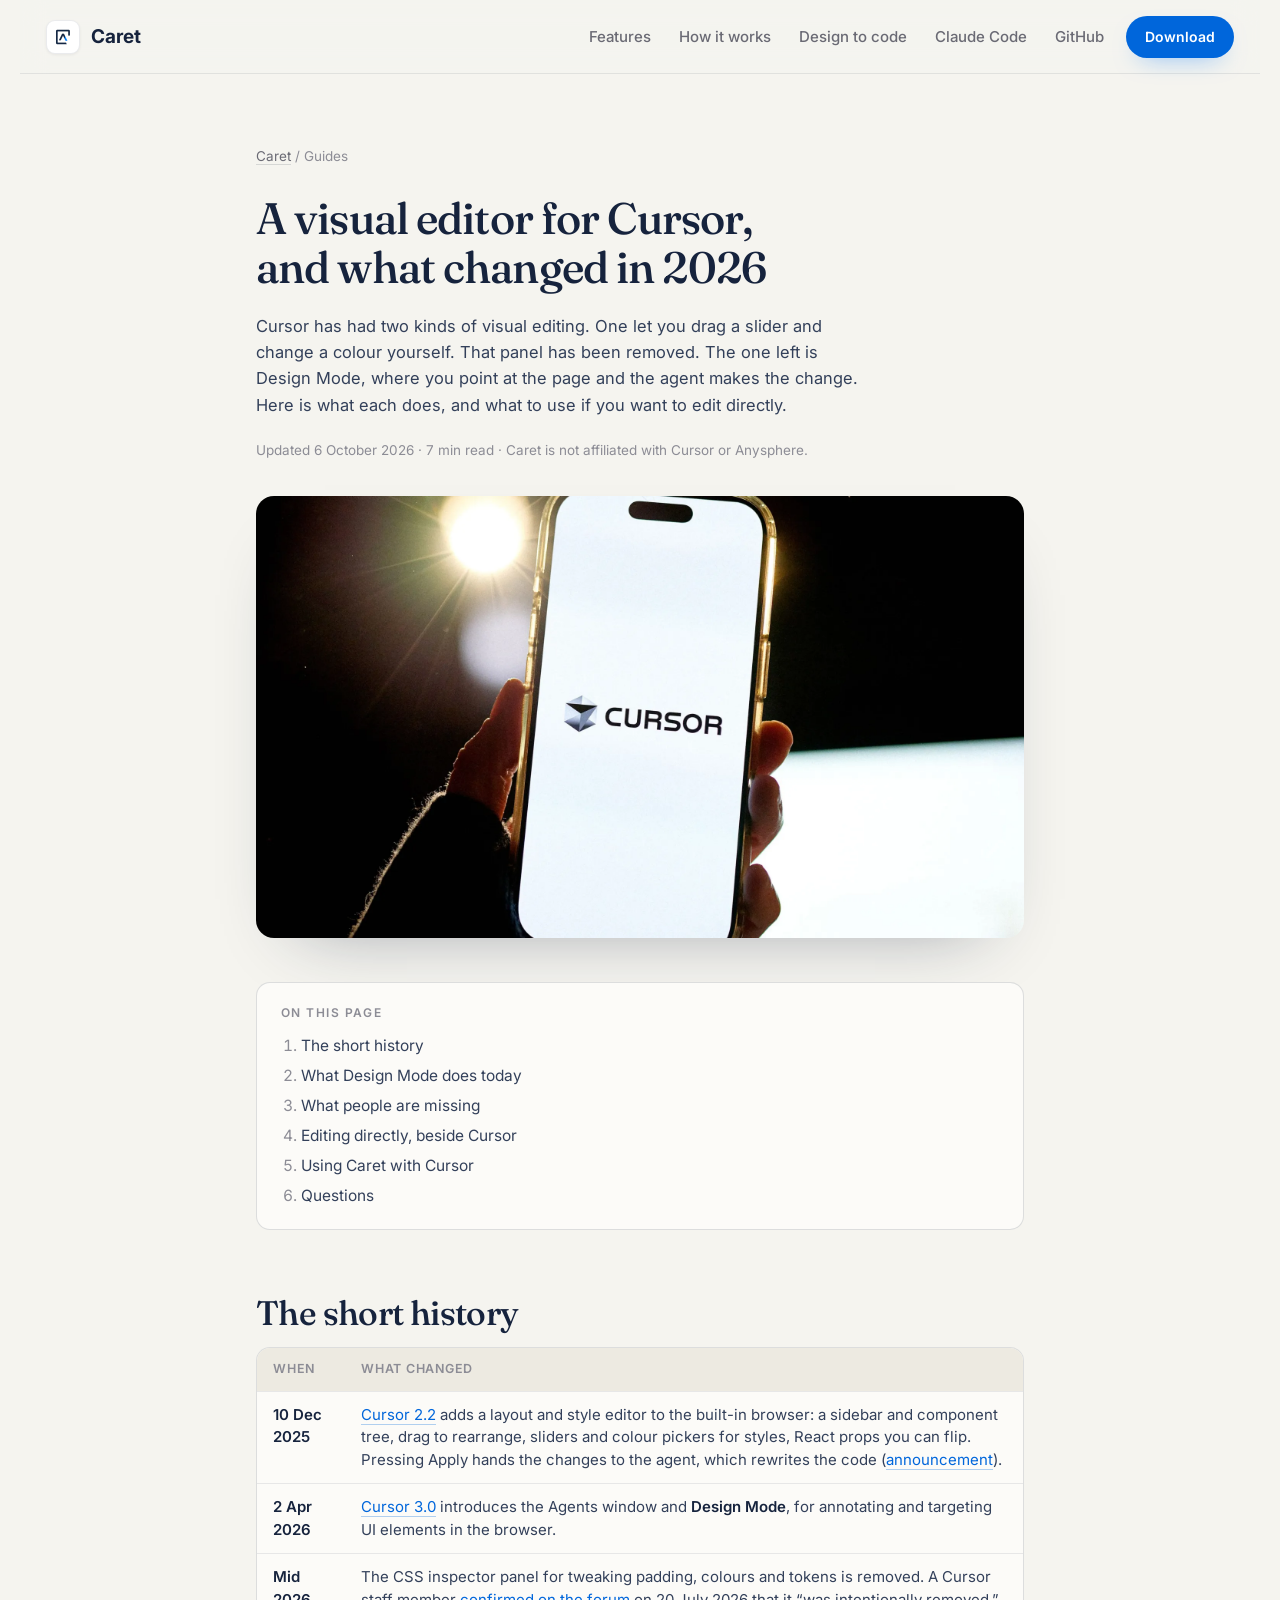
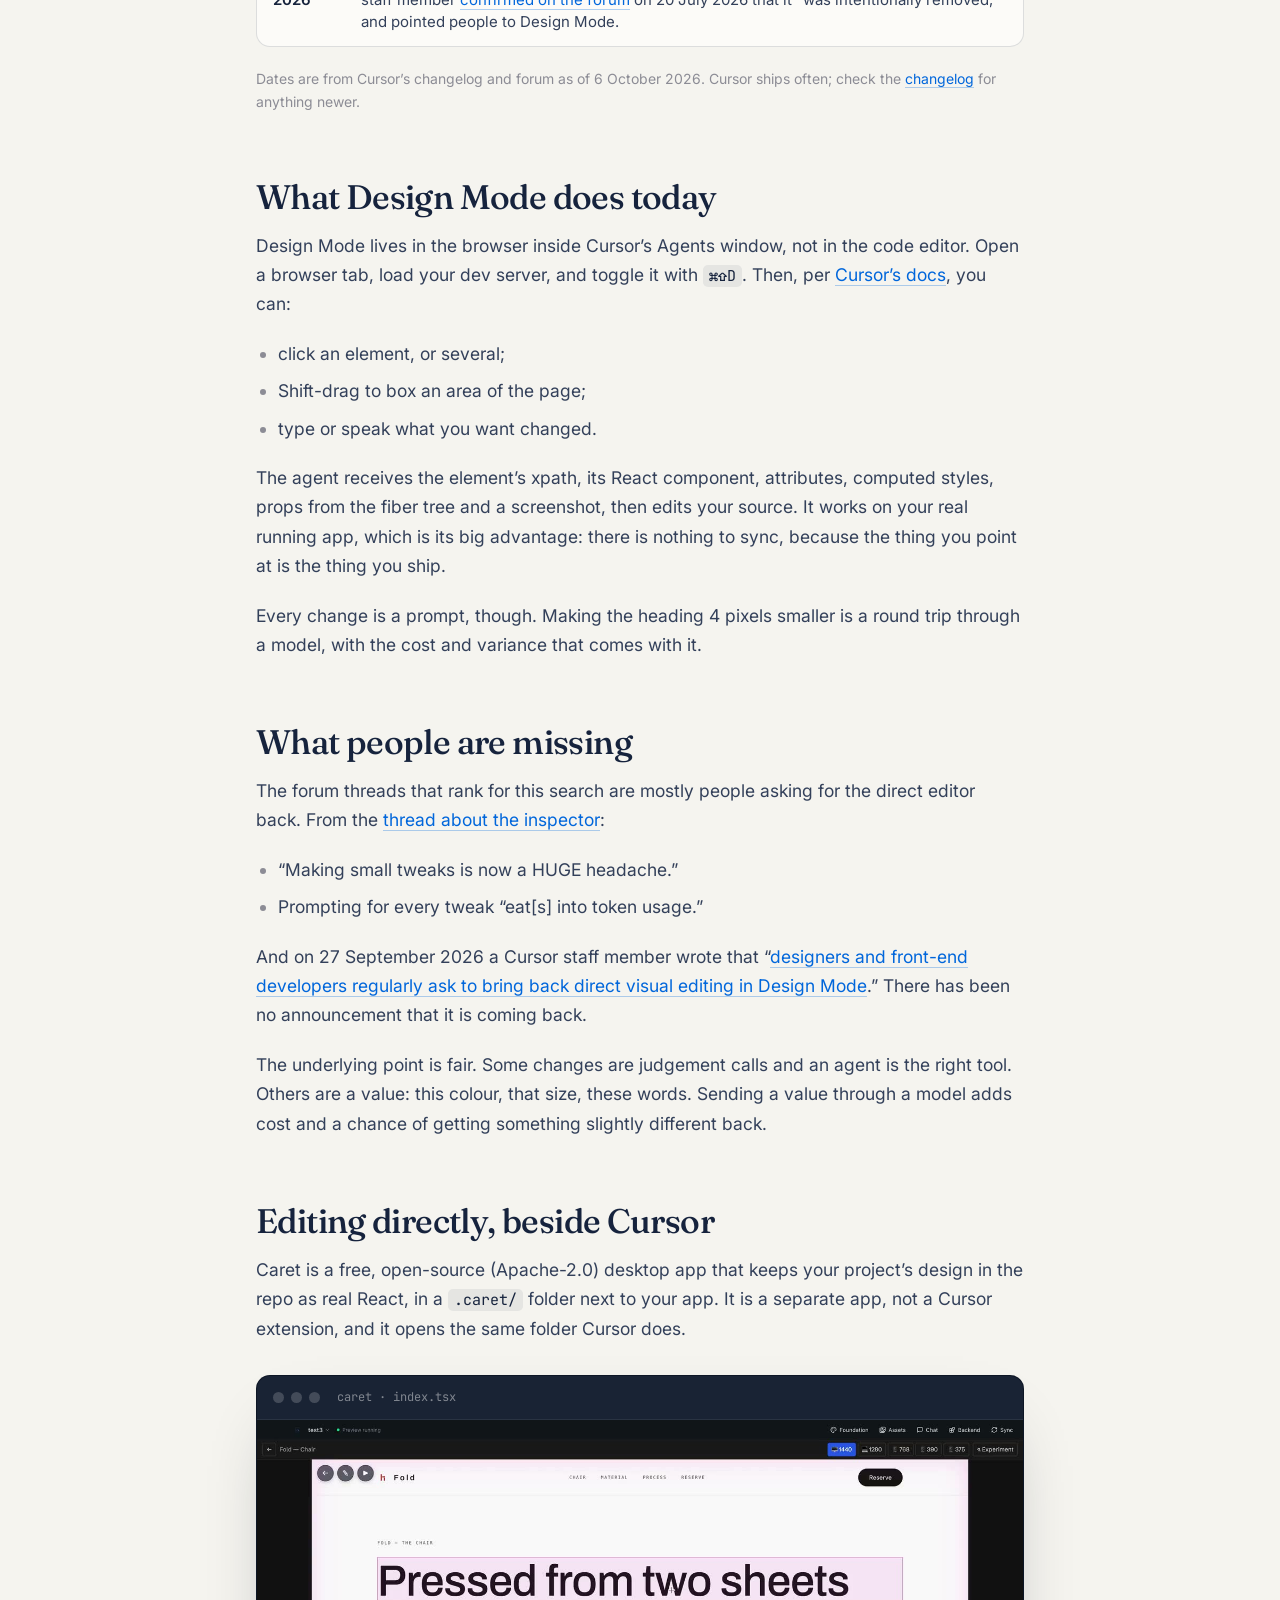
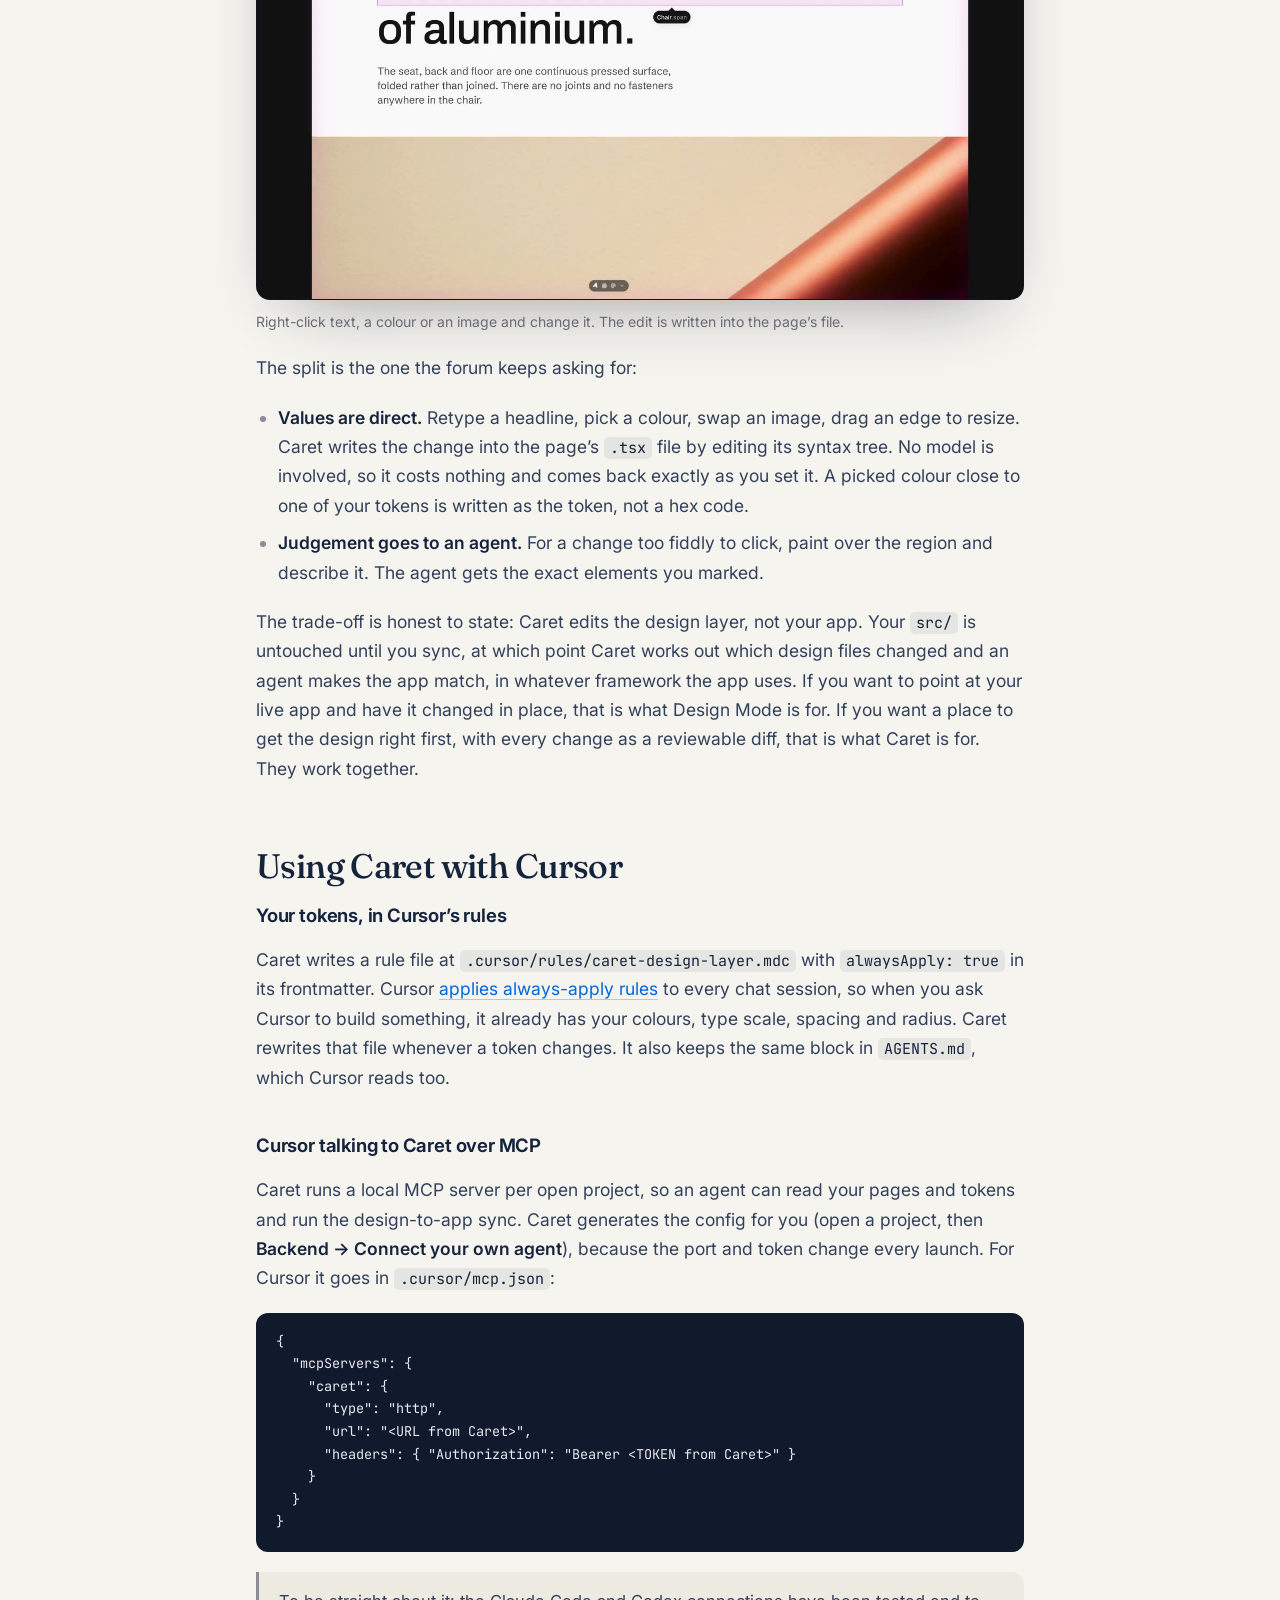
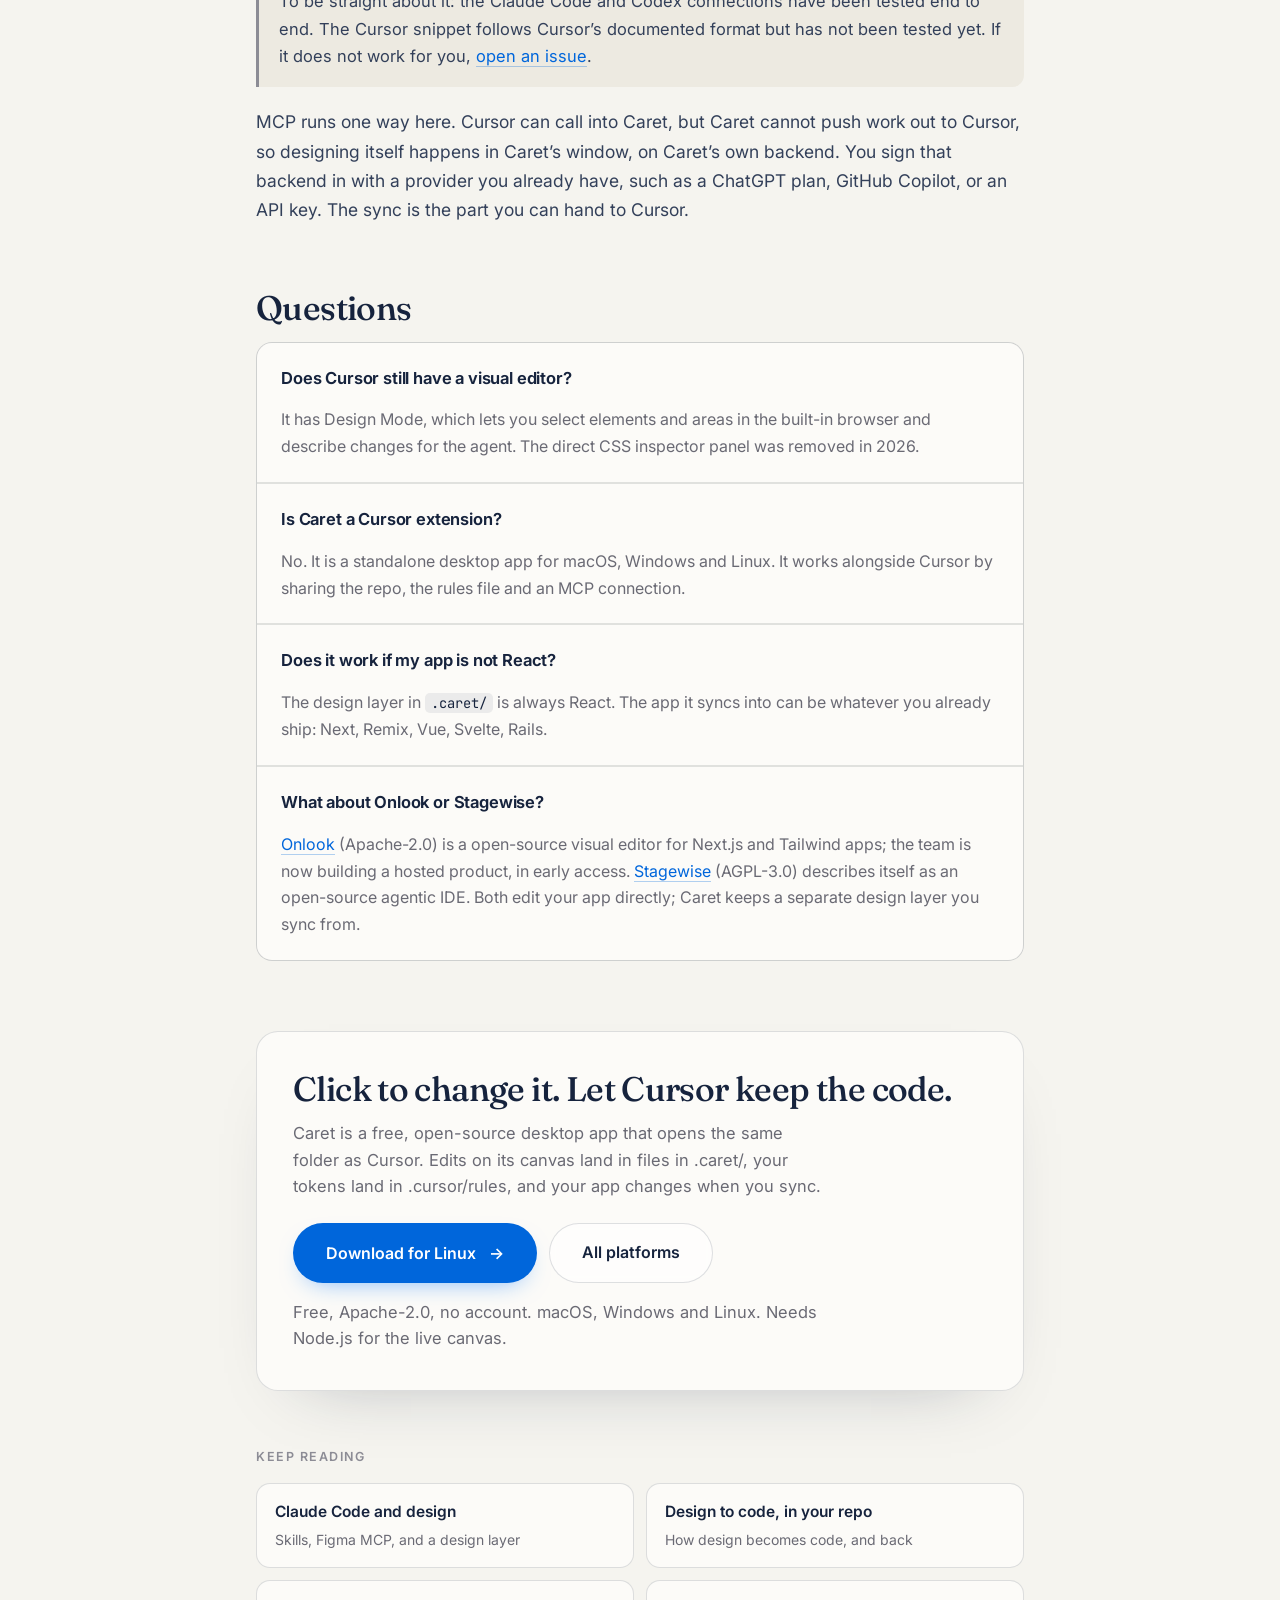
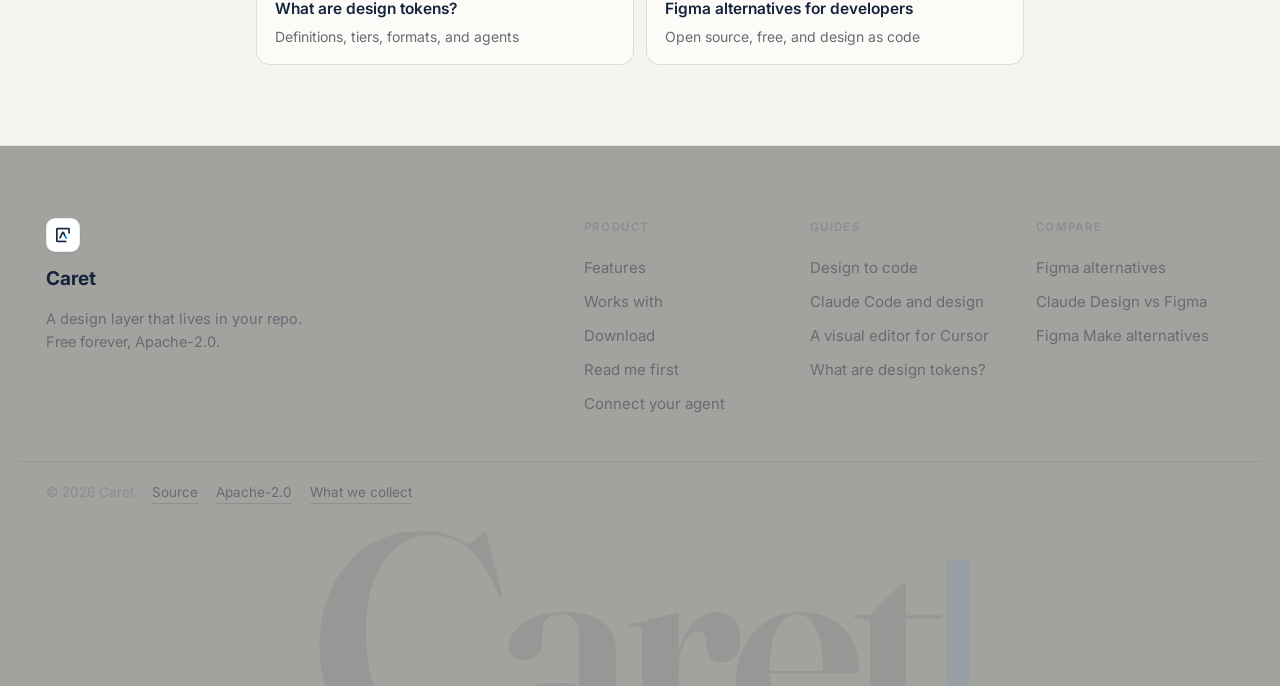
<file: cursor-visual-editor/index.html>
<!doctype html>
<html lang="en">
<head>
  <meta charset="utf-8" />
  <meta name="viewport" content="width=device-width, initial-scale=1" />
  <title>Cursor visual editor: Design Mode, and a direct-edit option</title>
  <meta name="description" content="What Cursor's Design Mode does in 2026, why the direct CSS panel went away, and how to edit UI visually beside Cursor with Caret, free and open source." />
  <link rel="canonical" href="https://caretai.cloud/cursor-visual-editor/" />
  <link rel="icon" type="image/png" href="/assets/caret-logo.png" />
  <meta property="og:title" content="Cursor visual editor: Design Mode, and a direct-edit option" />
  <meta property="og:description" content="What Cursor's Design Mode does in 2026, why the direct CSS panel went away, and how to edit UI visually beside Cursor with Caret, free and open source." />
  <meta property="og:type" content="article" />
  <meta property="og:url" content="https://caretai.cloud/cursor-visual-editor/" />
  <meta property="og:image" content="https://caretai.cloud/assets/guides/cursor.webp" />
  <meta name="twitter:card" content="summary_large_image" />

  <link rel="preconnect" href="https://fonts.googleapis.com" />
  <link rel="preconnect" href="https://fonts.gstatic.com" crossorigin />
  <link href="https://fonts.googleapis.com/css2?family=Fraunces:opsz,wght@9..144,400;9..144,500;9..144,600;9..144,700&family=Inter:wght@400;500;600;700&family=JetBrains+Mono:wght@400;500&display=swap" rel="stylesheet" />
  <link rel="stylesheet" href="/styles.css" />
  <link rel="stylesheet" href="/page.css" />
  <script type="application/ld+json">
  {
    "@context": "https://schema.org",
    "@graph": [
      {
        "@type": "Article",
        "headline": "A visual editor for Cursor, and what changed in 2026",
        "description": "What Cursor's Design Mode does in 2026, why the direct CSS panel went away, and how to edit UI visually beside Cursor with Caret, free and open source.",
        "datePublished": "2026-10-06",
        "dateModified": "2026-10-06",
        "mainEntityOfPage": "https://caretai.cloud/cursor-visual-editor/",
        "image": "https://caretai.cloud/assets/guides/cursor.webp",
        "author": { "@type": "Organization", "name": "Caret", "url": "https://caretai.cloud/" },
        "publisher": { "@type": "Organization", "name": "Caret", "logo": { "@type": "ImageObject", "url": "https://caretai.cloud/assets/caret-logo.png" } }
      },
      {
        "@type": "BreadcrumbList",
        "itemListElement": [
          { "@type": "ListItem", "position": 1, "name": "Caret", "item": "https://caretai.cloud/" },
          { "@type": "ListItem", "position": 2, "name": "Cursor visual editor", "item": "https://caretai.cloud/cursor-visual-editor/" }
        ]
      }
    ]
  }
  </script>
</head>
<body class="page">
  <!-- ───────── NAV ───────── -->
  <header class="nav">
    <a class="brand" href="/" aria-label="Caret home">
      <span class="logo-chip"><img src="/assets/caret-logo.png" alt="" /></span>
      <span class="brand-name">Caret</span>
    </a>
    <nav class="nav-links">
      <a href="/#features">Features</a>
      <a href="/#how">How it works</a>
      <a href="/design-to-code/">Design to code</a>
      <a href="/claude-code-design/">Claude Code</a>
      <a href="https://github.com/precious112/caret-desktop" target="_blank" rel="noopener">GitHub</a>
    </nav>
    <a class="btn btn-ink btn-sm" href="/#download">Download</a>
  </header>

  <main>
    <header class="art-head">
      <p class="crumbs"><a href="/">Caret</a> / Guides</p>
      <h1>A visual editor for Cursor, and what changed in 2026</h1>
      <p class="art-lede">Cursor has had two kinds of visual editing. One let you drag a slider and change
      a colour yourself. That panel has been removed. The one left is Design Mode, where you point at the
      page and the agent makes the change. Here is what each does, and what to use if you want to
      edit directly.</p>
      <p class="art-meta">Updated 6 October 2026 &middot; 7 min read &middot; Caret is not affiliated with Cursor or Anysphere.</p>
    </header>

    <figure class="art-banner">
      <img src="/assets/guides/cursor.webp" width="2000" height="1152" alt="The Cursor logo on a phone screen" />
    </figure>

    <article class="prose">
      <nav class="toc" aria-label="On this page">
        <b>On this page</b>
        <ol>
          <li><a href="#history">The short history</a></li>
          <li><a href="#design-mode">What Design Mode does today</a></li>
          <li><a href="#gap">What people are missing</a></li>
          <li><a href="#caret">Editing directly, beside Cursor</a></li>
          <li><a href="#setup">Using Caret with Cursor</a></li>
          <li><a href="#faq">Questions</a></li>
        </ol>
      </nav>

      <h2 id="history">The short history</h2>
      <div class="table-wrap">
        <table>
          <thead><tr><th>When</th><th>What changed</th></tr></thead>
          <tbody>
            <tr><th>10 Dec 2025</th><td><a href="https://cursor.com/changelog/2-2" rel="noopener">Cursor 2.2</a> adds a layout and style editor to the built-in browser: a sidebar and component tree, drag to rearrange, sliders and colour pickers for styles, React props you can flip. Pressing Apply hands the changes to the agent, which rewrites the code (<a href="https://cursor.com/blog/browser-visual-editor" rel="noopener">announcement</a>).</td></tr>
            <tr><th>2 Apr 2026</th><td><a href="https://cursor.com/changelog/3-0" rel="noopener">Cursor 3.0</a> introduces the Agents window and <strong>Design Mode</strong>, for annotating and targeting UI elements in the browser.</td></tr>
            <tr><th>Mid 2026</th><td>The CSS inspector panel for tweaking padding, colours and tokens is removed. A Cursor staff member <a href="https://forum.cursor.com/t/please-bring-back-the-css-inspector-panel-it-was-the-best-feature-any-designer-needed/165970" rel="noopener">confirmed on the forum</a> on 20 July 2026 that it &ldquo;was intentionally removed,&rdquo; and pointed people to Design Mode.</td></tr>
          </tbody>
        </table>
      </div>
      <p class="fine">Dates are from Cursor&rsquo;s changelog and forum as of 6 October 2026. Cursor ships
      often; check the <a href="https://cursor.com/changelog" rel="noopener">changelog</a> for anything newer.</p>

      <h2 id="design-mode">What Design Mode does today</h2>
      <p>Design Mode lives in the browser inside Cursor&rsquo;s Agents window, not in the code editor.
      Open a browser tab, load your dev server, and toggle it with <code>⌘⇧D</code>. Then, per
      <a href="https://cursor.com/docs/agent/design-mode" rel="noopener">Cursor&rsquo;s docs</a>, you can:</p>
      <ul>
        <li>click an element, or several;</li>
        <li>Shift-drag to box an area of the page;</li>
        <li>type or speak what you want changed.</li>
      </ul>
      <p>The agent receives the element&rsquo;s xpath, its React component, attributes, computed styles,
      props from the fiber tree and a screenshot, then edits your source. It works on your real running
      app, which is its big advantage: there is nothing to sync, because the thing you point at is the
      thing you ship.</p>
      <p>Every change is a prompt, though. Making the heading 4 pixels smaller is a round trip through a
      model, with the cost and variance that comes with it.</p>

      <h2 id="gap">What people are missing</h2>
      <p>The forum threads that rank for this search are mostly people asking for the direct editor back.
      From the <a href="https://forum.cursor.com/t/please-bring-back-the-css-inspector-panel-it-was-the-best-feature-any-designer-needed/165970" rel="noopener">thread about the inspector</a>:</p>
      <ul>
        <li>&ldquo;Making small tweaks is now a HUGE headache.&rdquo;</li>
        <li>Prompting for every tweak &ldquo;eat[s] into token usage.&rdquo;</li>
      </ul>
      <p>And on 27 September 2026 a Cursor staff member wrote that
      &ldquo;<a href="https://forum.cursor.com/t/cursor-design-mode/172997" rel="noopener">designers and front-end developers regularly ask to bring back direct visual editing in Design Mode</a>.&rdquo;
      There has been no announcement that it is coming back.</p>
      <p>The underlying point is fair. Some changes are judgement calls and an agent is the right tool.
      Others are a value: this colour, that size, these words. Sending a value through a model adds
      cost and a chance of getting something slightly different back.</p>

      <h2 id="caret">Editing directly, beside Cursor</h2>
      <p>Caret is a free, open-source (Apache-2.0) desktop app that keeps your project&rsquo;s design in
      the repo as real React, in a <code>.caret/</code> folder next to your app. It is a separate app,
      not a Cursor extension, and it opens the same folder Cursor does.</p>
      <figure>
        <div class="shot">
          <div class="shot-bar"><span></span><span></span><span></span><em>caret &middot; index.tsx</em></div>
          <video class="shot-media" autoplay muted loop playsinline preload="none" poster="/assets/video/f1-edit.jpg" aria-label="Editing text and colour directly on a page in Caret">
            <source src="/assets/video/f1-edit.mp4" type="video/mp4" />
          </video>
        </div>
        <figcaption>Right-click text, a colour or an image and change it. The edit is written into the page&rsquo;s file.</figcaption>
      </figure>
      <p>The split is the one the forum keeps asking for:</p>
      <ul>
        <li><strong>Values are direct.</strong> Retype a headline, pick a colour, swap an image, drag an
        edge to resize. Caret writes the change into the page&rsquo;s <code>.tsx</code> file by editing
        its syntax tree. No model is involved, so it costs nothing and comes back exactly as you set it.
        A picked colour close to one of your tokens is written as the token, not a hex code.</li>
        <li><strong>Judgement goes to an agent.</strong> For a change too fiddly to click, paint over the
        region and describe it. The agent gets the exact elements you marked.</li>
      </ul>
      <p>The trade-off is honest to state: Caret edits the design layer, not your app. Your
      <code>src/</code> is untouched until you sync, at which point Caret works out which design files
      changed and an agent makes the app match, in whatever framework the app uses. If you want to point
      at your live app and have it changed in place, that is what Design Mode is for. If you want a place
      to get the design right first, with every change as a reviewable diff, that is what Caret is for.
      They work together.</p>

      <h2 id="setup">Using Caret with Cursor</h2>
      <h3>Your tokens, in Cursor&rsquo;s rules</h3>
      <p>Caret writes a rule file at <code>.cursor/rules/caret-design-layer.mdc</code> with
      <code>alwaysApply: true</code> in its frontmatter. Cursor
      <a href="https://cursor.com/docs/context/rules" rel="noopener">applies always-apply rules</a>
      to every chat session, so when you ask Cursor to build something, it already has your colours,
      type scale, spacing and radius. Caret rewrites that file whenever a token changes. It also keeps
      the same block in <code>AGENTS.md</code>, which Cursor reads too.</p>

      <h3>Cursor talking to Caret over MCP</h3>
      <p>Caret runs a local MCP server per open project, so an agent can read your pages and tokens and
      run the design-to-app sync. Caret generates the config for you (open a project, then
      <strong>Backend &rarr; Connect your own agent</strong>), because the port and token change every
      launch. For Cursor it goes in <code>.cursor/mcp.json</code>:</p>
<pre><code>{
  "mcpServers": {
    "caret": {
      "type": "http",
      "url": "&lt;URL from Caret&gt;",
      "headers": { "Authorization": "Bearer &lt;TOKEN from Caret&gt;" }
    }
  }
}</code></pre>
      <div class="callout plain">
        <p>To be straight about it: the Claude Code and Codex connections have been tested end to end. The
        Cursor snippet follows Cursor&rsquo;s documented format but has not been tested yet. If it does
        not work for you, <a href="https://github.com/precious112/caret-desktop/issues" rel="noopener">open an issue</a>.</p>
      </div>
      <p>MCP runs one way here. Cursor can call into Caret, but Caret cannot push work out to Cursor, so
      designing itself happens in Caret&rsquo;s window, on Caret&rsquo;s own backend. You sign that
      backend in with a provider you already have, such as a ChatGPT plan, GitHub Copilot, or an API key.
      The sync is the part you can hand to Cursor.</p>

      <h2 id="faq">Questions</h2>
      <ul class="faq">
        <li>
          <h3>Does Cursor still have a visual editor?</h3>
          <p>It has Design Mode, which lets you select elements and areas in the built-in browser and
          describe changes for the agent. The direct CSS inspector panel was removed in 2026.</p>
        </li>
        <li>
          <h3>Is Caret a Cursor extension?</h3>
          <p>No. It is a standalone desktop app for macOS, Windows and Linux. It works alongside Cursor
          by sharing the repo, the rules file and an MCP connection.</p>
        </li>
        <li>
          <h3>Does it work if my app is not React?</h3>
          <p>The design layer in <code>.caret/</code> is always React. The app it syncs into can be
          whatever you already ship: Next, Remix, Vue, Svelte, Rails.</p>
        </li>
        <li>
          <h3>What about Onlook or Stagewise?</h3>
          <p><a href="https://github.com/onlook-dev/onlook" rel="noopener">Onlook</a> (Apache-2.0) is a
          open-source visual editor for Next.js and Tailwind apps; the team is now building a hosted
          product, in early access. <a href="https://github.com/stagewise-io/stagewise" rel="noopener">Stagewise</a>
          (AGPL-3.0) describes itself as an open-source agentic IDE. Both edit your app directly; Caret keeps a separate design layer you sync from.</p>
        </li>
      </ul>
    </article>

    <section class="art-cta">
      <div class="art-cta-card">
        <h2>Click to change it. Let Cursor keep the code.</h2>
        <p>Caret is a free, open-source desktop app that opens the same folder as Cursor. Edits on its canvas land in files in .caret/, your tokens land in .cursor/rules, and your app changes when you sync.</p>
        <div class="hero-cta">
          <button class="btn btn-ink btn-lg btn-cta" id="dlPrimary" data-url="https://github.com/precious112/caret-desktop/releases/latest/download/Caret-macOS-arm64.zip">Download for macOS</button>
          <a class="btn btn-line btn-lg" href="/#download">All platforms</a>
        </div>
        <p class="fine" style="margin-top:16px">Free, Apache-2.0, no account. macOS, Windows and Linux. Needs Node.js for the live canvas.</p>
      </div>
    </section>

    <section class="related">
      <h2>Keep reading</h2>
      <ul>
        <li><a href="/claude-code-design/"><b>Claude Code and design</b><span>Skills, Figma MCP, and a design layer</span></a></li>
        <li><a href="/design-to-code/"><b>Design to code, in your repo</b><span>How design becomes code, and back</span></a></li>
        <li><a href="/design-tokens/"><b>What are design tokens?</b><span>Definitions, tiers, formats, and agents</span></a></li>
        <li><a href="/figma-alternative/"><b>Figma alternatives for developers</b><span>Open source, free, and design as code</span></a></li>
      </ul>
    </section>
  </main>

  <!-- ───────── FOOTER ───────── -->
  <footer class="footer">
    <canvas class="footer-shader" id="footShader" aria-hidden="true"></canvas>
    <div class="footer-inner">
      <div class="footer-brand">
        <span class="logo-chip"><img src="/assets/caret-logo.png" alt="" /></span>
        <span class="brand-name">Caret</span>
        <p>A design layer that lives in your repo.<br />Free forever, Apache-2.0.</p>
      </div>
      <div class="footer-cols">
        <div>
          <h4>Product</h4>
          <a href="/#features">Features</a>
          <a href="/#agents">Works with</a>
          <a href="/#download">Download</a>
          <a href="https://github.com/precious112/caret-desktop#readme" target="_blank" rel="noopener">Read me first</a>
          <a href="https://github.com/precious112/caret-desktop/blob/main/docs/connect-an-agent.md" target="_blank" rel="noopener">Connect your agent</a>
        </div>
        <div>
          <h4>Guides</h4>
          <a href="/design-to-code/">Design to code</a>
          <a href="/claude-code-design/">Claude Code and design</a>
          <a href="/cursor-visual-editor/">A visual editor for Cursor</a>
          <a href="/design-tokens/">What are design tokens?</a>
        </div>
        <div>
          <h4>Compare</h4>
          <a href="/figma-alternative/">Figma alternatives</a>
          <a href="/claude-design-vs-figma/">Claude Design vs Figma</a>
          <a href="/figma-make-alternative/">Figma Make alternatives</a>
        </div>
      </div>
    </div>
    <div class="footer-fine">
      <span>&copy; 2026 Caret</span>
      <a href="https://github.com/precious112/caret-desktop" target="_blank" rel="noopener">Source</a>
      <a href="https://github.com/precious112/caret-desktop/blob/main/LICENSE" target="_blank" rel="noopener">Apache-2.0</a>
      <a href="https://github.com/precious112/caret-desktop/blob/main/docs/telemetry.md" target="_blank" rel="noopener">What we collect</a>
    </div>
    <div class="footer-mark" aria-hidden="true">Caret<i></i></div>
  </footer>

  <!-- ───────── STAR MODAL ───────── -->
  <div class="modal-overlay" id="starModal" hidden>
    <div class="modal" role="dialog" aria-modal="true" aria-labelledby="starTitle">
      <button class="modal-close" id="starClose" aria-label="Close">×</button>
      <div class="modal-star">★</div>
      <h3 id="starTitle">Your download is starting</h3>
      <p>Caret is free and open source. If it's useful to you, a GitHub star genuinely helps it grow.</p>
      <div class="modal-btns">
        <a class="btn btn-ink" id="starGo" href="https://github.com/precious112/caret-desktop" target="_blank" rel="noopener">★ Star on GitHub</a>
        <button class="btn btn-line" id="starLater">Maybe later</button>
      </div>
    </div>
  </div>

  <script src="/hero-shader.js"></script>
  <script src="/main.js"></script>
</body>
</html>
</file>
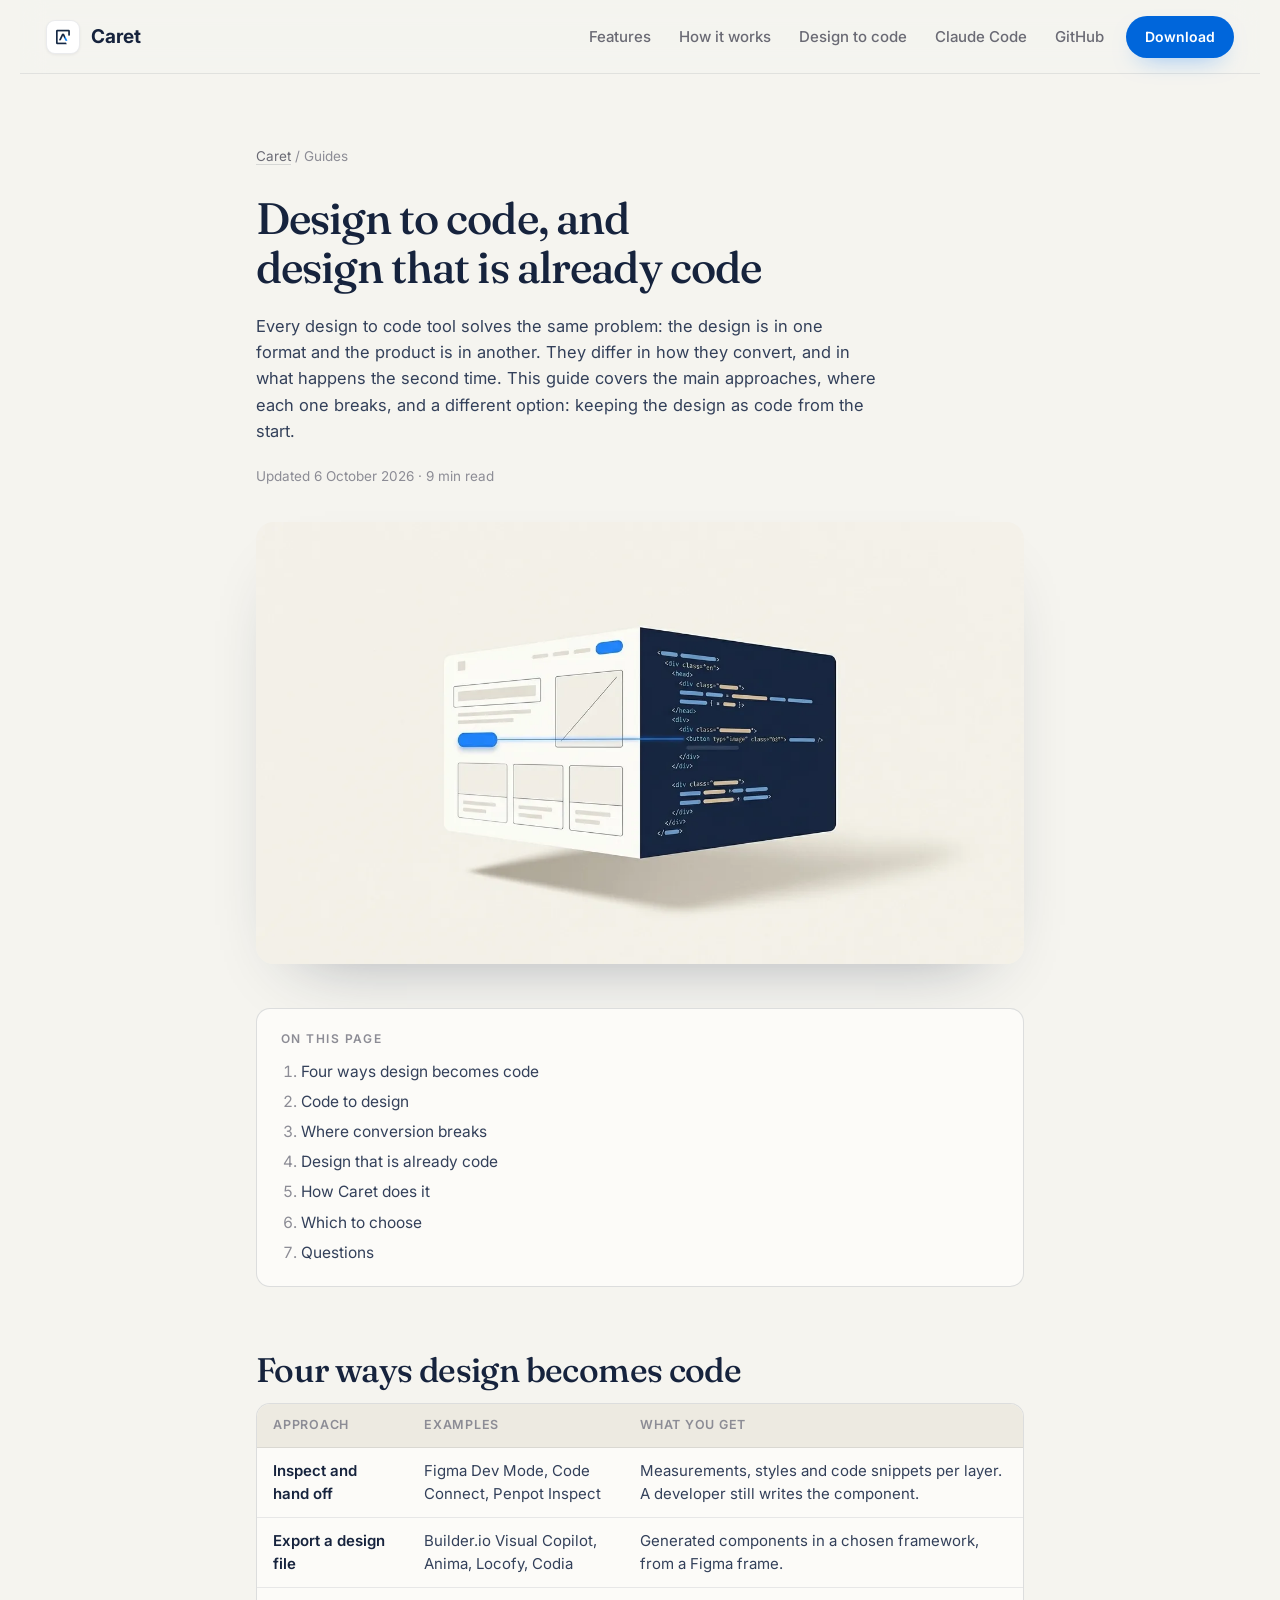
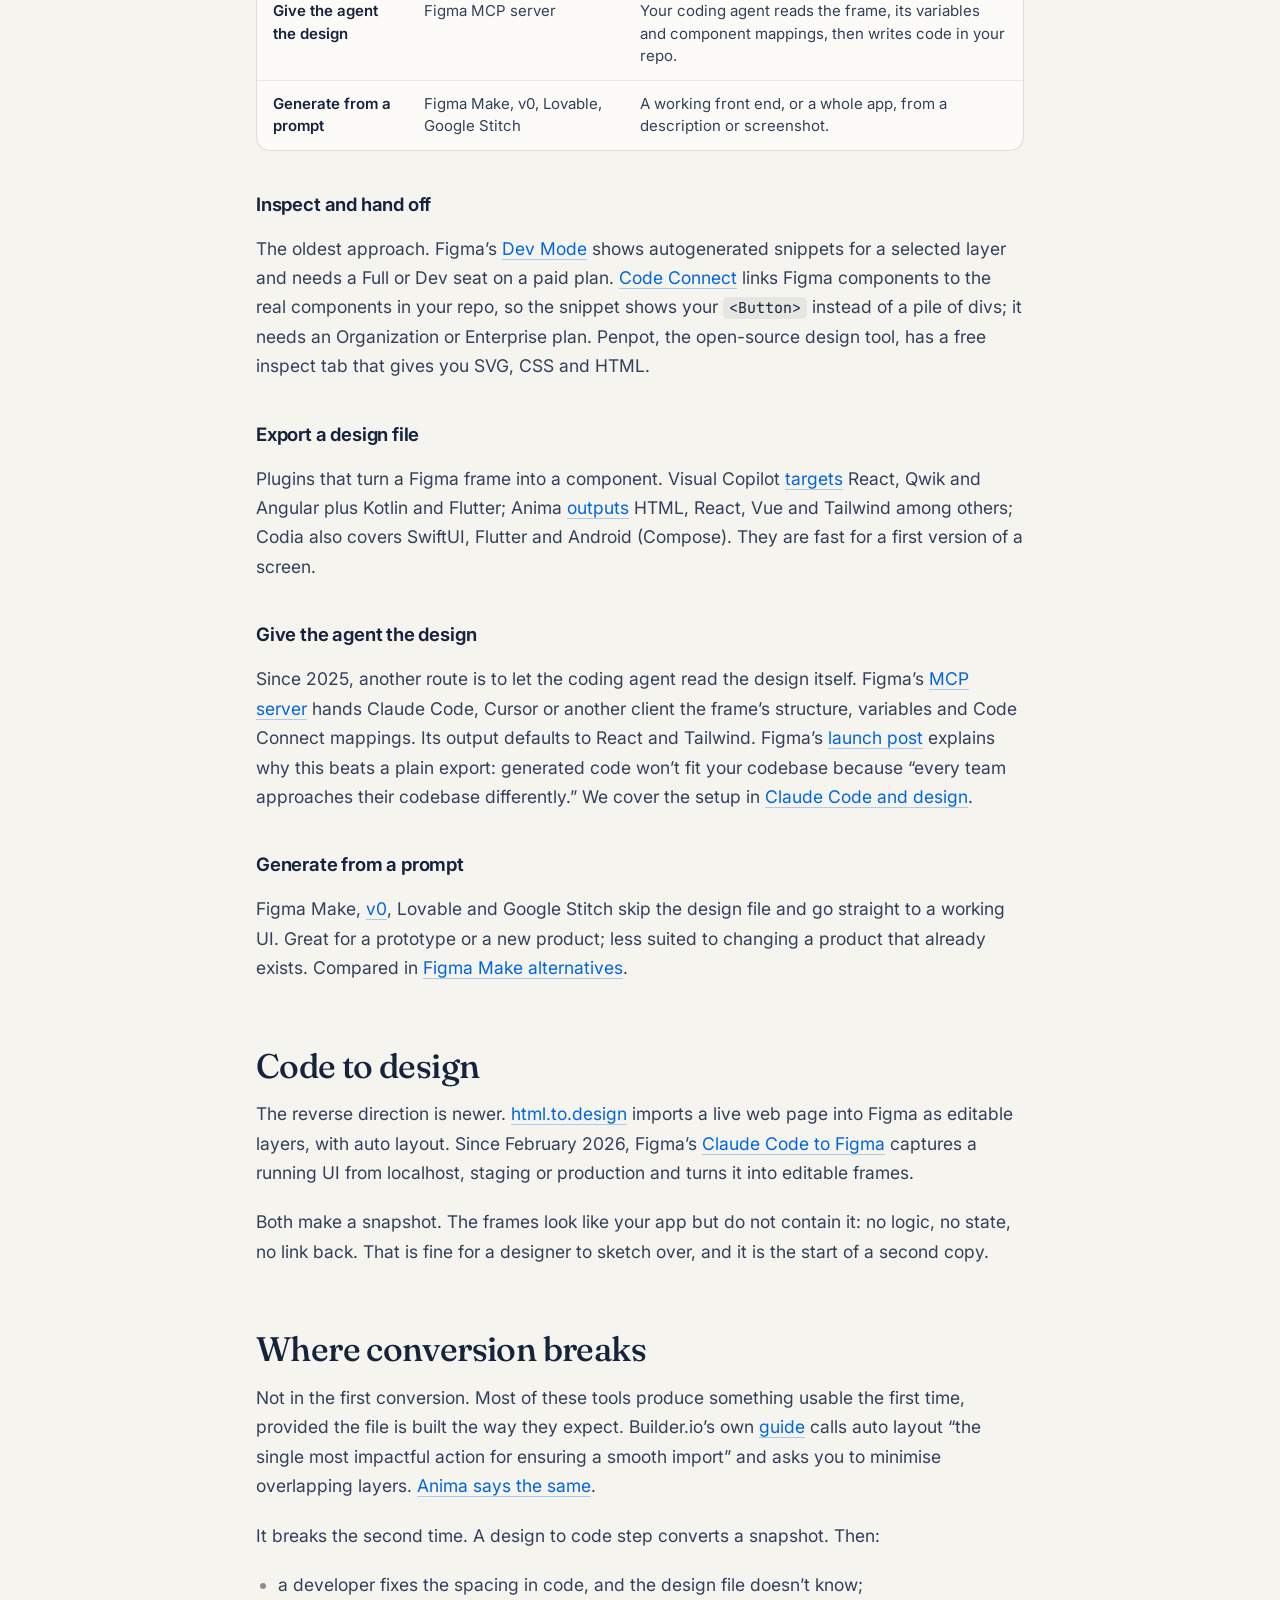
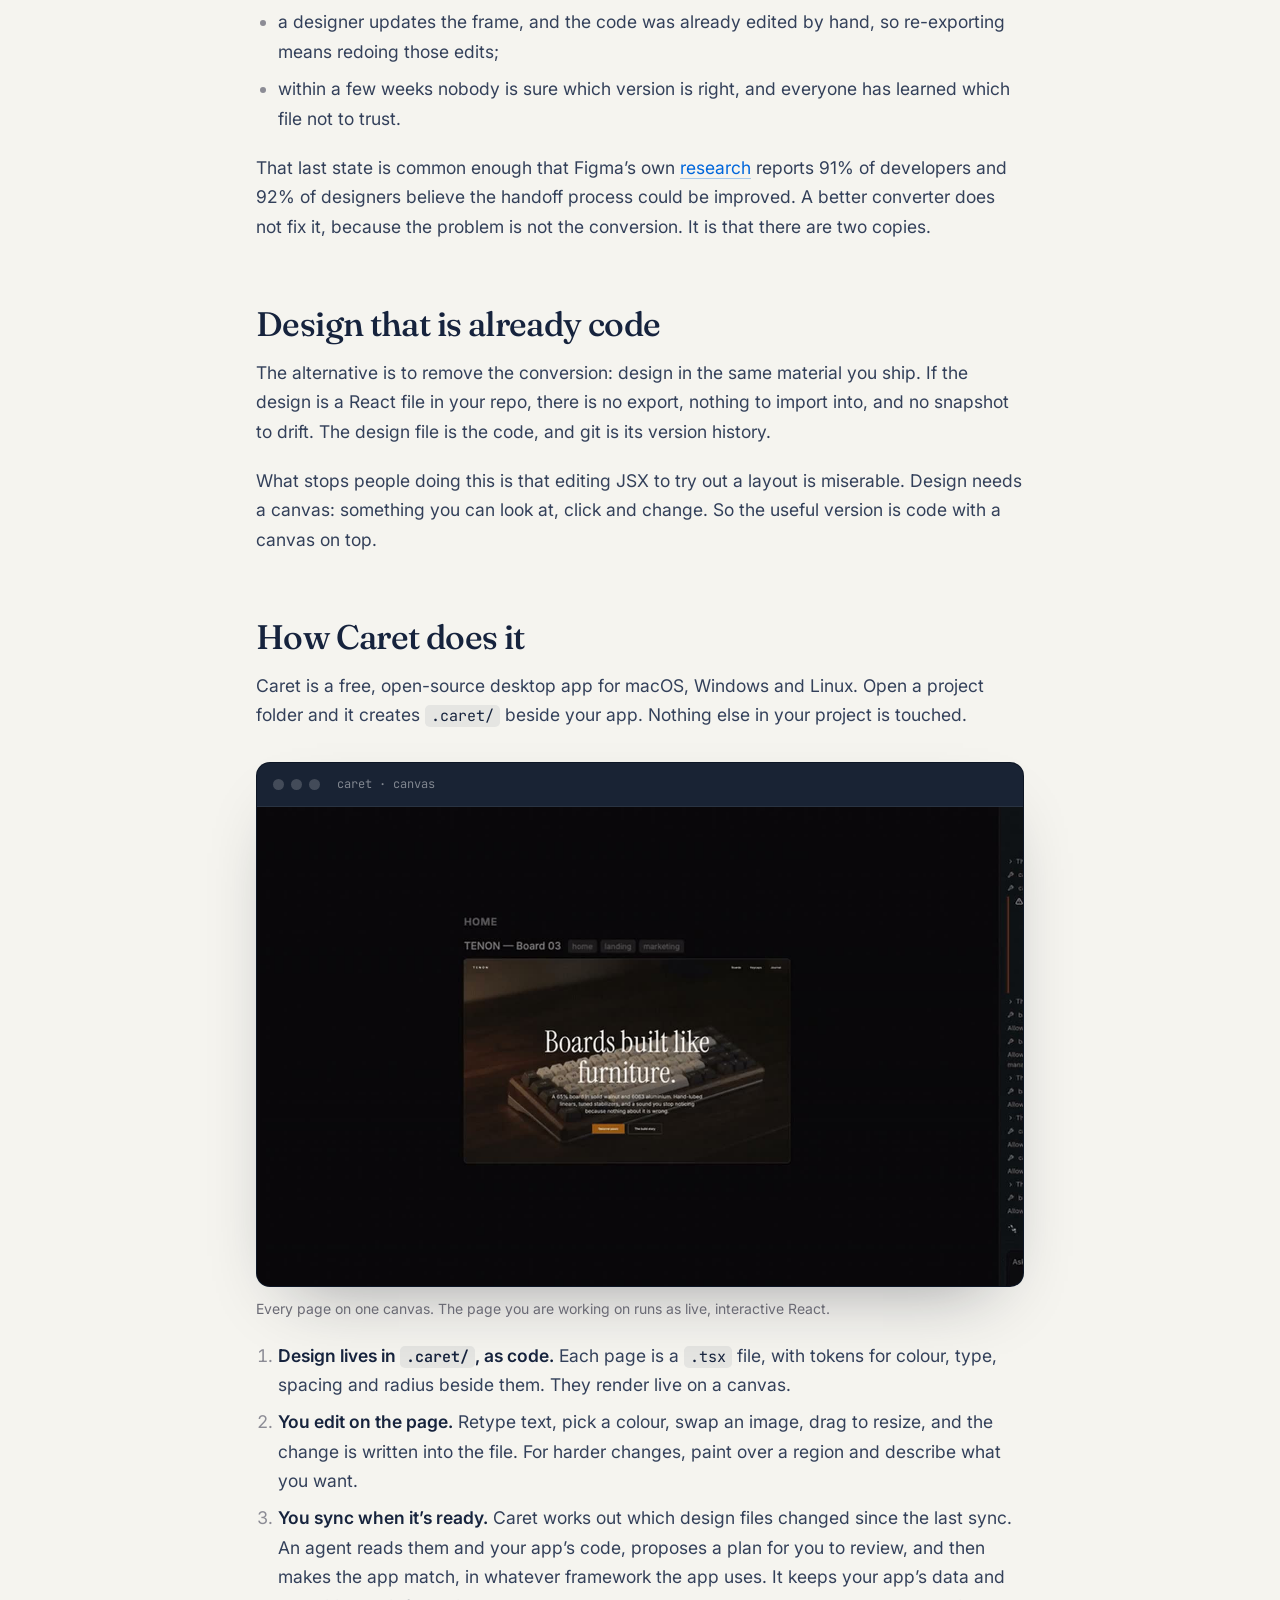
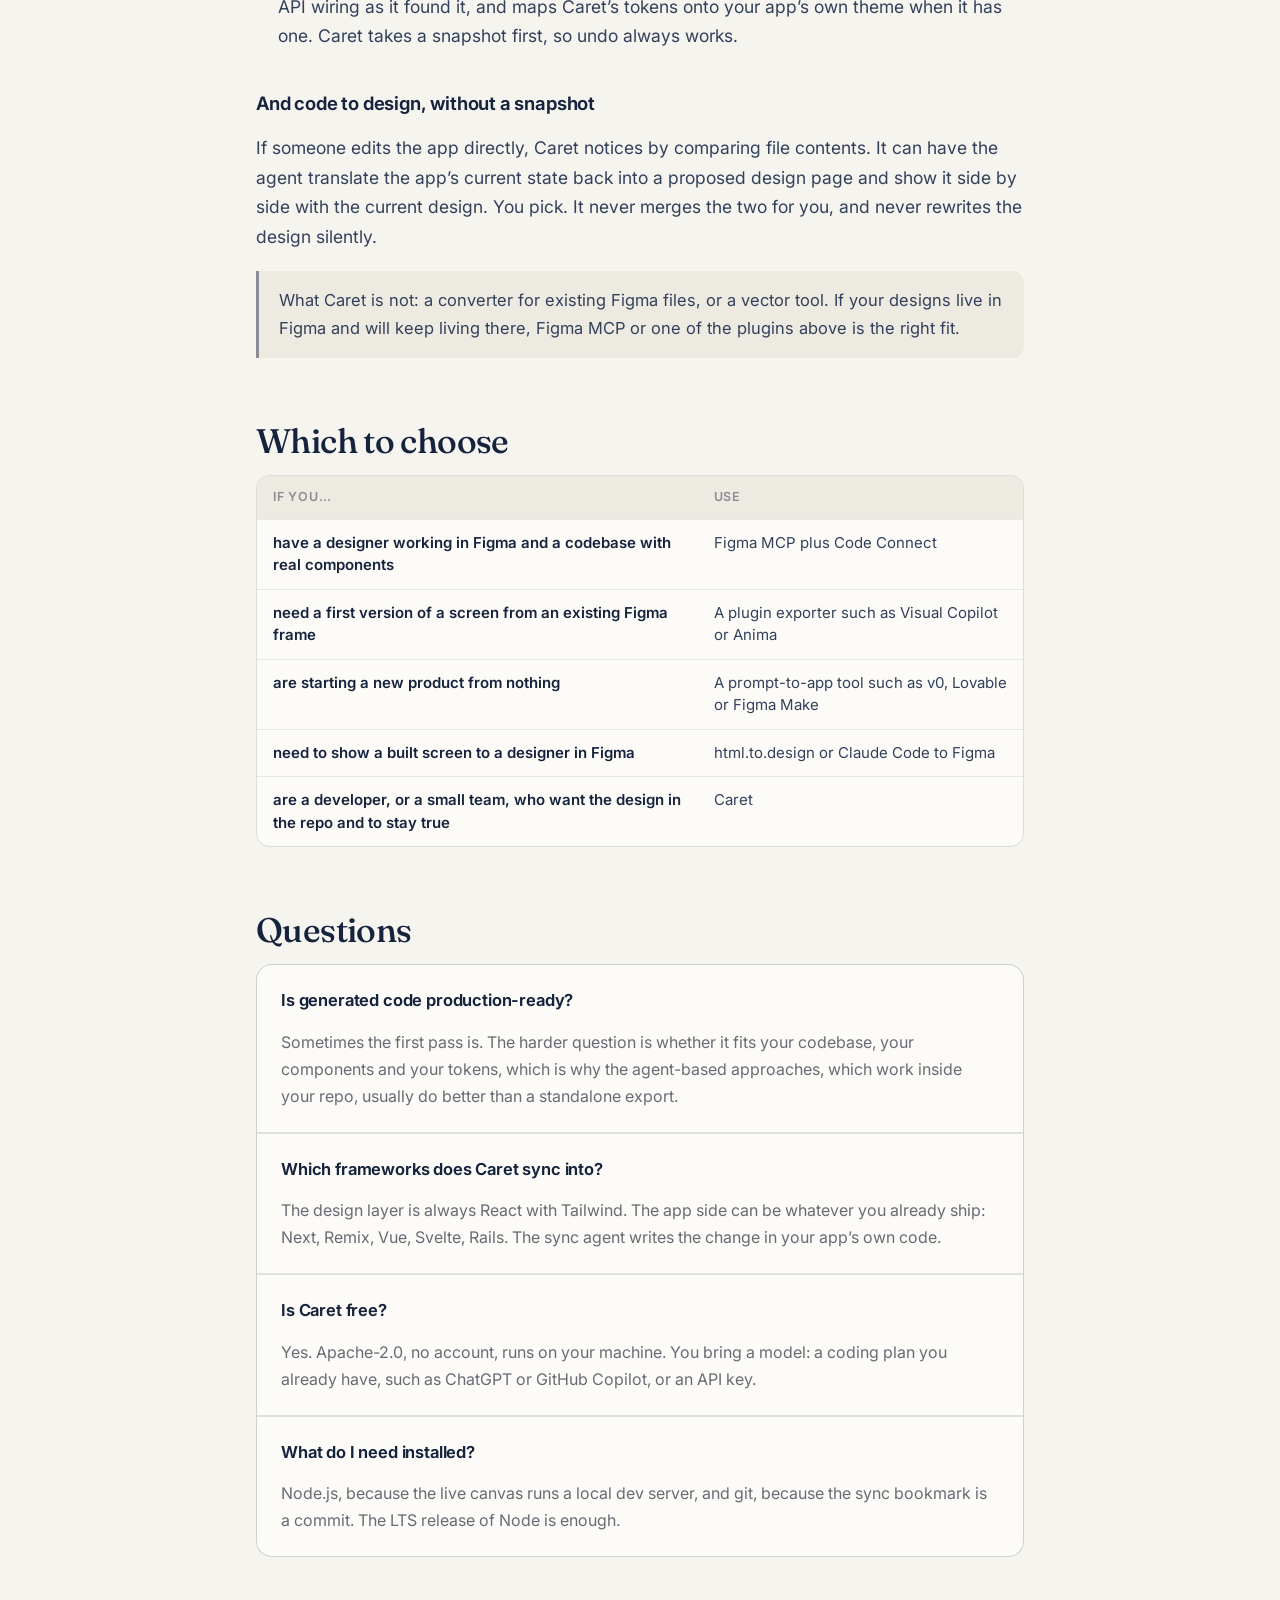
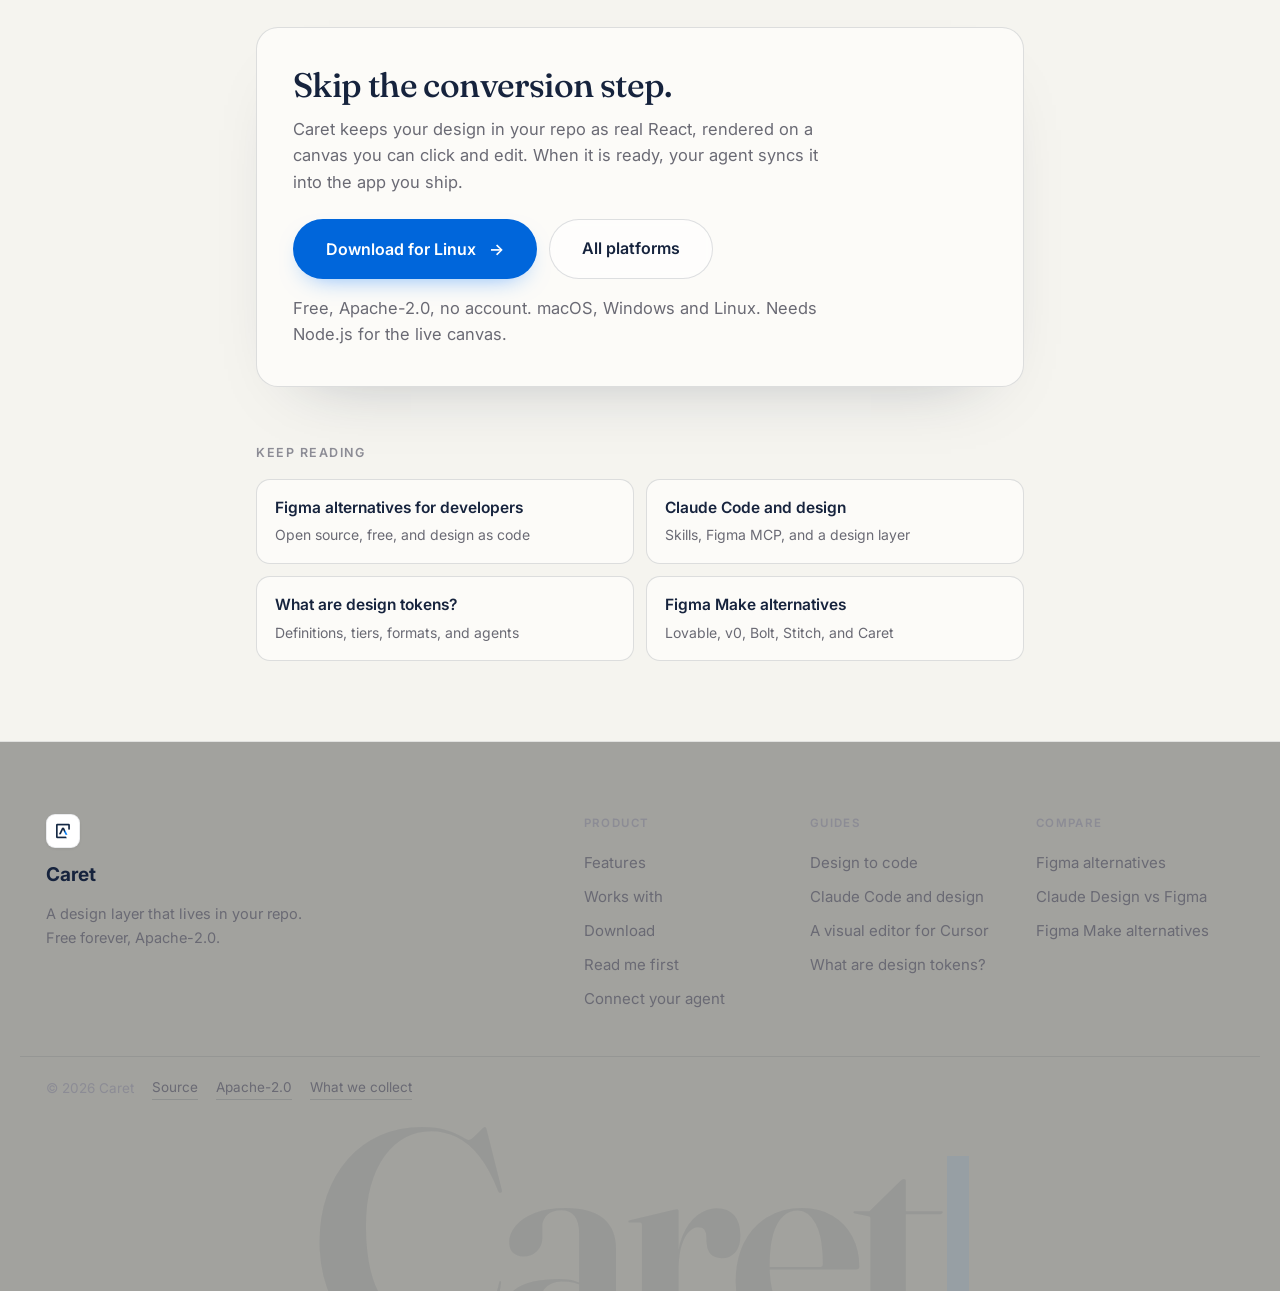
<file: design-to-code/index.html>
<!doctype html>
<html lang="en">
<head>
  <meta charset="utf-8" />
  <meta name="viewport" content="width=device-width, initial-scale=1" />
  <title>Design to code tools in 2026, and design that is already code</title>
  <meta name="description" content="How design to code tools work in 2026, where conversion breaks, and Caret: a free, open-source design layer that lives in your repo as real React." />
  <link rel="canonical" href="https://caretai.cloud/design-to-code/" />
  <link rel="icon" type="image/png" href="/assets/caret-logo.png" />
  <meta property="og:title" content="Design to code tools in 2026, and design that is already code" />
  <meta property="og:description" content="How design to code tools work in 2026, where conversion breaks, and Caret: a free, open-source design layer that lives in your repo as real React." />
  <meta property="og:type" content="article" />
  <meta property="og:url" content="https://caretai.cloud/design-to-code/" />
  <meta property="og:image" content="https://caretai.cloud/assets/guides/design-to-code.webp" />
  <meta name="twitter:card" content="summary_large_image" />

  <link rel="preconnect" href="https://fonts.googleapis.com" />
  <link rel="preconnect" href="https://fonts.gstatic.com" crossorigin />
  <link href="https://fonts.googleapis.com/css2?family=Fraunces:opsz,wght@9..144,400;9..144,500;9..144,600;9..144,700&family=Inter:wght@400;500;600;700&family=JetBrains+Mono:wght@400;500&display=swap" rel="stylesheet" />
  <link rel="stylesheet" href="/styles.css" />
  <link rel="stylesheet" href="/page.css" />
  <script type="application/ld+json">
  {
    "@context": "https://schema.org",
    "@graph": [
      {
        "@type": "Article",
        "headline": "Design to code, and design that is already code",
        "description": "How design to code tools work in 2026, where conversion breaks, and Caret: a free, open-source design layer that lives in your repo as real React.",
        "datePublished": "2026-10-06",
        "dateModified": "2026-10-06",
        "mainEntityOfPage": "https://caretai.cloud/design-to-code/",
        "image": "https://caretai.cloud/assets/guides/design-to-code.webp",
        "author": { "@type": "Organization", "name": "Caret", "url": "https://caretai.cloud/" },
        "publisher": { "@type": "Organization", "name": "Caret", "logo": { "@type": "ImageObject", "url": "https://caretai.cloud/assets/caret-logo.png" } }
      },
      {
        "@type": "BreadcrumbList",
        "itemListElement": [
          { "@type": "ListItem", "position": 1, "name": "Caret", "item": "https://caretai.cloud/" },
          { "@type": "ListItem", "position": 2, "name": "Design to code", "item": "https://caretai.cloud/design-to-code/" }
        ]
      }
    ]
  }
  </script>
</head>
<body class="page">
  <!-- ───────── NAV ───────── -->
  <header class="nav">
    <a class="brand" href="/" aria-label="Caret home">
      <span class="logo-chip"><img src="/assets/caret-logo.png" alt="" /></span>
      <span class="brand-name">Caret</span>
    </a>
    <nav class="nav-links">
      <a href="/#features">Features</a>
      <a href="/#how">How it works</a>
      <a href="/design-to-code/">Design to code</a>
      <a href="/claude-code-design/">Claude Code</a>
      <a href="https://github.com/precious112/caret-desktop" target="_blank" rel="noopener">GitHub</a>
    </nav>
    <a class="btn btn-ink btn-sm" href="/#download">Download</a>
  </header>

  <main>
    <header class="art-head">
      <p class="crumbs"><a href="/">Caret</a> / Guides</p>
      <h1>Design to code, and design that is already code</h1>
      <p class="art-lede">Every design to code tool solves the same problem: the design is in one format
      and the product is in another. They differ in how they convert, and in what happens the second
      time. This guide covers the main approaches, where each one breaks, and a different option: keeping
      the design as code from the start.</p>
      <p class="art-meta">Updated 6 October 2026 &middot; 9 min read</p>
    </header>

    <figure class="art-banner">
      <img src="/assets/guides/design-to-code.webp" width="1334" height="768" alt="One surface that is a web page design on one side and its code on the other, with the button joined to its line of code" />
    </figure>

    <article class="prose">
      <nav class="toc" aria-label="On this page">
        <b>On this page</b>
        <ol>
          <li><a href="#approaches">Four ways design becomes code</a></li>
          <li><a href="#code-to-design">Code to design</a></li>
          <li><a href="#breaks">Where conversion breaks</a></li>
          <li><a href="#as-code">Design that is already code</a></li>
          <li><a href="#how">How Caret does it</a></li>
          <li><a href="#choose">Which to choose</a></li>
          <li><a href="#faq">Questions</a></li>
        </ol>
      </nav>

      <h2 id="approaches">Four ways design becomes code</h2>
      <div class="table-wrap">
        <table>
          <thead><tr><th>Approach</th><th>Examples</th><th>What you get</th></tr></thead>
          <tbody>
            <tr><th>Inspect and hand off</th><td>Figma Dev Mode, Code Connect, Penpot Inspect</td><td>Measurements, styles and code snippets per layer. A developer still writes the component.</td></tr>
            <tr><th>Export a design file</th><td>Builder.io Visual Copilot, Anima, Locofy, Codia</td><td>Generated components in a chosen framework, from a Figma frame.</td></tr>
            <tr><th>Give the agent the design</th><td>Figma MCP server</td><td>Your coding agent reads the frame, its variables and component mappings, then writes code in your repo.</td></tr>
            <tr><th>Generate from a prompt</th><td>Figma Make, v0, Lovable, Google Stitch</td><td>A working front end, or a whole app, from a description or screenshot.</td></tr>
          </tbody>
        </table>
      </div>

      <h3>Inspect and hand off</h3>
      <p>The oldest approach. Figma&rsquo;s
      <a href="https://help.figma.com/hc/en-us/articles/15023124644247-Guide-to-Dev-Mode" rel="noopener">Dev Mode</a>
      shows autogenerated snippets for a selected layer and needs a Full or Dev seat on a paid plan.
      <a href="https://help.figma.com/hc/en-us/articles/23920389749655-Code-Connect" rel="noopener">Code Connect</a>
      links Figma components to the real components in your repo, so the snippet shows your
      <code>&lt;Button&gt;</code> instead of a pile of divs; it needs an Organization or Enterprise plan.
      Penpot, the open-source design tool, has a free inspect tab that gives you SVG, CSS and HTML.</p>

      <h3>Export a design file</h3>
      <p>Plugins that turn a Figma frame into a component. Visual Copilot
      <a href="https://www.builder.io/figma-to-code" rel="noopener">targets</a> React, Qwik and Angular plus
      Kotlin and Flutter; Anima
      <a href="https://www.animaapp.com/figma" rel="noopener">outputs</a> HTML, React, Vue and Tailwind among
      others; Codia also covers SwiftUI, Flutter and Android (Compose). They are fast for a first version of a screen.</p>

      <h3>Give the agent the design</h3>
      <p>Since 2025, another route is to let the coding agent read the design itself.
      Figma&rsquo;s <a href="https://developers.figma.com/docs/figma-mcp-server/tools-and-prompts/" rel="noopener">MCP server</a>
      hands Claude Code, Cursor or another client the frame&rsquo;s structure, variables and Code Connect
      mappings. Its output defaults to React and Tailwind. Figma&rsquo;s
      <a href="https://www.figma.com/blog/introducing-figma-mcp-server/" rel="noopener">launch post</a>
      explains why this beats a plain export: generated code won&rsquo;t fit your codebase because
      &ldquo;every team approaches their codebase differently.&rdquo; We cover the setup in
      <a href="/claude-code-design/">Claude Code and design</a>.</p>

      <h3>Generate from a prompt</h3>
      <p>Figma Make, <a href="https://v0.app/docs" rel="noopener">v0</a>, Lovable and Google Stitch skip the
      design file and go straight to a working UI. Great for a prototype or a new product; less suited to
      changing a product that already exists. Compared in
      <a href="/figma-make-alternative/">Figma Make alternatives</a>.</p>

      <h2 id="code-to-design">Code to design</h2>
      <p>The reverse direction is newer. <a href="https://html.to.design/home" rel="noopener">html.to.design</a>
      imports a live web page into Figma as editable layers, with auto layout. Since February 2026,
      Figma&rsquo;s <a href="https://www.figma.com/blog/introducing-claude-code-to-figma/" rel="noopener">Claude Code to Figma</a>
      captures a running UI from localhost, staging or production and turns it into editable frames.</p>
      <p>Both make a snapshot. The frames look like your app but do not contain it: no logic, no state, no
      link back. That is fine for a designer to sketch over, and it is the start of a second copy.</p>

      <h2 id="breaks">Where conversion breaks</h2>
      <p>Not in the first conversion. Most of these tools produce something usable the first time,
      provided the file is built the way they expect. Builder.io&rsquo;s own
      <a href="https://www.builder.io/blog/best-figma-to-code-plugin" rel="noopener">guide</a> calls auto
      layout &ldquo;the single most impactful action for ensuring a smooth import&rdquo; and asks you to
      minimise overlapping layers. <a href="https://support.animaapp.com/en/articles/6300035-figma-best-practices" rel="noopener">Anima says the same</a>.</p>
      <p>It breaks the second time. A design to code step converts a snapshot. Then:</p>
      <ul>
        <li>a developer fixes the spacing in code, and the design file doesn&rsquo;t know;</li>
        <li>a designer updates the frame, and the code was already edited by hand, so re-exporting means
        redoing those edits;</li>
        <li>within a few weeks nobody is sure which version is right, and everyone has learned which file
        not to trust.</li>
      </ul>
      <p>That last state is common enough that Figma&rsquo;s own
      <a href="https://www.figma.com/resource-library/design-statistics/" rel="noopener">research</a> reports
      91% of developers and 92% of designers believe the handoff process could be improved. A better
      converter does not fix it, because the problem is not the conversion. It is that there are two
      copies.</p>

      <h2 id="as-code">Design that is already code</h2>
      <p>The alternative is to remove the conversion: design in the same material you ship. If the design
      is a React file in your repo, there is no export, nothing to import into, and no snapshot to drift.
      The design file is the code, and git is its version history.</p>
      <p>What stops people doing this is that editing JSX to try out a layout is miserable. Design needs a
      canvas: something you can look at, click and change. So the useful version is code with a canvas
      on top.</p>

      <h2 id="how">How Caret does it</h2>
      <p>Caret is a free, open-source desktop app for macOS, Windows and Linux. Open a project folder and
      it creates <code>.caret/</code> beside your app. Nothing else in your project is touched.</p>
      <figure>
        <div class="shot">
          <div class="shot-bar"><span></span><span></span><span></span><em>caret &middot; canvas</em></div>
          <video class="shot-media" autoplay muted loop playsinline preload="none" poster="/assets/video/f5-canvas.jpg" aria-label="Every page of a project on one canvas, the active one running as live React">
            <source src="/assets/video/f5-canvas.mp4" type="video/mp4" />
          </video>
        </div>
        <figcaption>Every page on one canvas. The page you are working on runs as live, interactive React.</figcaption>
      </figure>
      <ol>
        <li><strong>Design lives in <code>.caret/</code>, as code.</strong> Each page is a
        <code>.tsx</code> file, with tokens for colour, type, spacing and radius beside them. They render
        live on a canvas.</li>
        <li><strong>You edit on the page.</strong> Retype text, pick a colour, swap an image, drag to
        resize, and the change is written into the file. For harder changes, paint over a region and
        describe what you want.</li>
        <li><strong>You sync when it&rsquo;s ready.</strong> Caret works out which design files changed
        since the last sync. An agent reads them and your app&rsquo;s code, proposes a plan for you to
        review, and then makes the app match, in whatever framework the app uses. It keeps your
        app&rsquo;s data and API wiring as it found it, and maps Caret&rsquo;s tokens onto your app&rsquo;s
        own theme when it has one. Caret takes a snapshot first, so undo always works.</li>
      </ol>
      <h3>And code to design, without a snapshot</h3>
      <p>If someone edits the app directly, Caret notices by comparing file contents. It can have the agent
      translate the app&rsquo;s current state back into a proposed design page and show it side by side
      with the current design. You pick. It never merges the two for you, and never rewrites the design
      silently.</p>
      <div class="callout plain">
        <p>What Caret is not: a converter for existing Figma files, or a vector tool. If your designs live in
        Figma and will keep living there, Figma MCP or one of the plugins above is the right fit.</p>
      </div>

      <h2 id="choose">Which to choose</h2>
      <div class="table-wrap">
        <table>
          <thead><tr><th>If you&hellip;</th><th>Use</th></tr></thead>
          <tbody>
            <tr><th>have a designer working in Figma and a codebase with real components</th><td>Figma MCP plus Code Connect</td></tr>
            <tr><th>need a first version of a screen from an existing Figma frame</th><td>A plugin exporter such as Visual Copilot or Anima</td></tr>
            <tr><th>are starting a new product from nothing</th><td>A prompt-to-app tool such as v0, Lovable or Figma Make</td></tr>
            <tr><th>need to show a built screen to a designer in Figma</th><td>html.to.design or Claude Code to Figma</td></tr>
            <tr><th>are a developer, or a small team, who want the design in the repo and to stay true</th><td>Caret</td></tr>
          </tbody>
        </table>
      </div>

      <h2 id="faq">Questions</h2>
      <ul class="faq">
        <li>
          <h3>Is generated code production-ready?</h3>
          <p>Sometimes the first pass is. The harder question is whether it fits your codebase, your
          components and your tokens, which is why the agent-based approaches, which work inside your repo,
          usually do better than a standalone export.</p>
        </li>
        <li>
          <h3>Which frameworks does Caret sync into?</h3>
          <p>The design layer is always React with Tailwind. The app side can be whatever you already ship:
          Next, Remix, Vue, Svelte, Rails. The sync agent writes the change in your app&rsquo;s own code.</p>
        </li>
        <li>
          <h3>Is Caret free?</h3>
          <p>Yes. Apache-2.0, no account, runs on your machine. You bring a model: a coding plan you already
          have, such as ChatGPT or GitHub Copilot, or an API key.</p>
        </li>
        <li>
          <h3>What do I need installed?</h3>
          <p>Node.js, because the live canvas runs a local dev server, and git, because the sync bookmark is
          a commit. The LTS release of Node is enough.</p>
        </li>
      </ul>
    </article>

    <section class="art-cta">
      <div class="art-cta-card">
        <h2>Skip the conversion step.</h2>
        <p>Caret keeps your design in your repo as real React, rendered on a canvas you can click and edit. When it is ready, your agent syncs it into the app you ship.</p>
        <div class="hero-cta">
          <button class="btn btn-ink btn-lg btn-cta" id="dlPrimary" data-url="https://github.com/precious112/caret-desktop/releases/latest/download/Caret-macOS-arm64.zip">Download for macOS</button>
          <a class="btn btn-line btn-lg" href="/#download">All platforms</a>
        </div>
        <p class="fine" style="margin-top:16px">Free, Apache-2.0, no account. macOS, Windows and Linux. Needs Node.js for the live canvas.</p>
      </div>
    </section>

    <section class="related">
      <h2>Keep reading</h2>
      <ul>
        <li><a href="/figma-alternative/"><b>Figma alternatives for developers</b><span>Open source, free, and design as code</span></a></li>
        <li><a href="/claude-code-design/"><b>Claude Code and design</b><span>Skills, Figma MCP, and a design layer</span></a></li>
        <li><a href="/design-tokens/"><b>What are design tokens?</b><span>Definitions, tiers, formats, and agents</span></a></li>
        <li><a href="/figma-make-alternative/"><b>Figma Make alternatives</b><span>Lovable, v0, Bolt, Stitch, and Caret</span></a></li>
      </ul>
    </section>
  </main>

  <!-- ───────── FOOTER ───────── -->
  <footer class="footer">
    <canvas class="footer-shader" id="footShader" aria-hidden="true"></canvas>
    <div class="footer-inner">
      <div class="footer-brand">
        <span class="logo-chip"><img src="/assets/caret-logo.png" alt="" /></span>
        <span class="brand-name">Caret</span>
        <p>A design layer that lives in your repo.<br />Free forever, Apache-2.0.</p>
      </div>
      <div class="footer-cols">
        <div>
          <h4>Product</h4>
          <a href="/#features">Features</a>
          <a href="/#agents">Works with</a>
          <a href="/#download">Download</a>
          <a href="https://github.com/precious112/caret-desktop#readme" target="_blank" rel="noopener">Read me first</a>
          <a href="https://github.com/precious112/caret-desktop/blob/main/docs/connect-an-agent.md" target="_blank" rel="noopener">Connect your agent</a>
        </div>
        <div>
          <h4>Guides</h4>
          <a href="/design-to-code/">Design to code</a>
          <a href="/claude-code-design/">Claude Code and design</a>
          <a href="/cursor-visual-editor/">A visual editor for Cursor</a>
          <a href="/design-tokens/">What are design tokens?</a>
        </div>
        <div>
          <h4>Compare</h4>
          <a href="/figma-alternative/">Figma alternatives</a>
          <a href="/claude-design-vs-figma/">Claude Design vs Figma</a>
          <a href="/figma-make-alternative/">Figma Make alternatives</a>
        </div>
      </div>
    </div>
    <div class="footer-fine">
      <span>&copy; 2026 Caret</span>
      <a href="https://github.com/precious112/caret-desktop" target="_blank" rel="noopener">Source</a>
      <a href="https://github.com/precious112/caret-desktop/blob/main/LICENSE" target="_blank" rel="noopener">Apache-2.0</a>
      <a href="https://github.com/precious112/caret-desktop/blob/main/docs/telemetry.md" target="_blank" rel="noopener">What we collect</a>
    </div>
    <div class="footer-mark" aria-hidden="true">Caret<i></i></div>
  </footer>

  <!-- ───────── STAR MODAL ───────── -->
  <div class="modal-overlay" id="starModal" hidden>
    <div class="modal" role="dialog" aria-modal="true" aria-labelledby="starTitle">
      <button class="modal-close" id="starClose" aria-label="Close">×</button>
      <div class="modal-star">★</div>
      <h3 id="starTitle">Your download is starting</h3>
      <p>Caret is free and open source. If it's useful to you, a GitHub star genuinely helps it grow.</p>
      <div class="modal-btns">
        <a class="btn btn-ink" id="starGo" href="https://github.com/precious112/caret-desktop" target="_blank" rel="noopener">★ Star on GitHub</a>
        <button class="btn btn-line" id="starLater">Maybe later</button>
      </div>
    </div>
  </div>

  <script src="/hero-shader.js"></script>
  <script src="/main.js"></script>
</body>
</html>
</file>
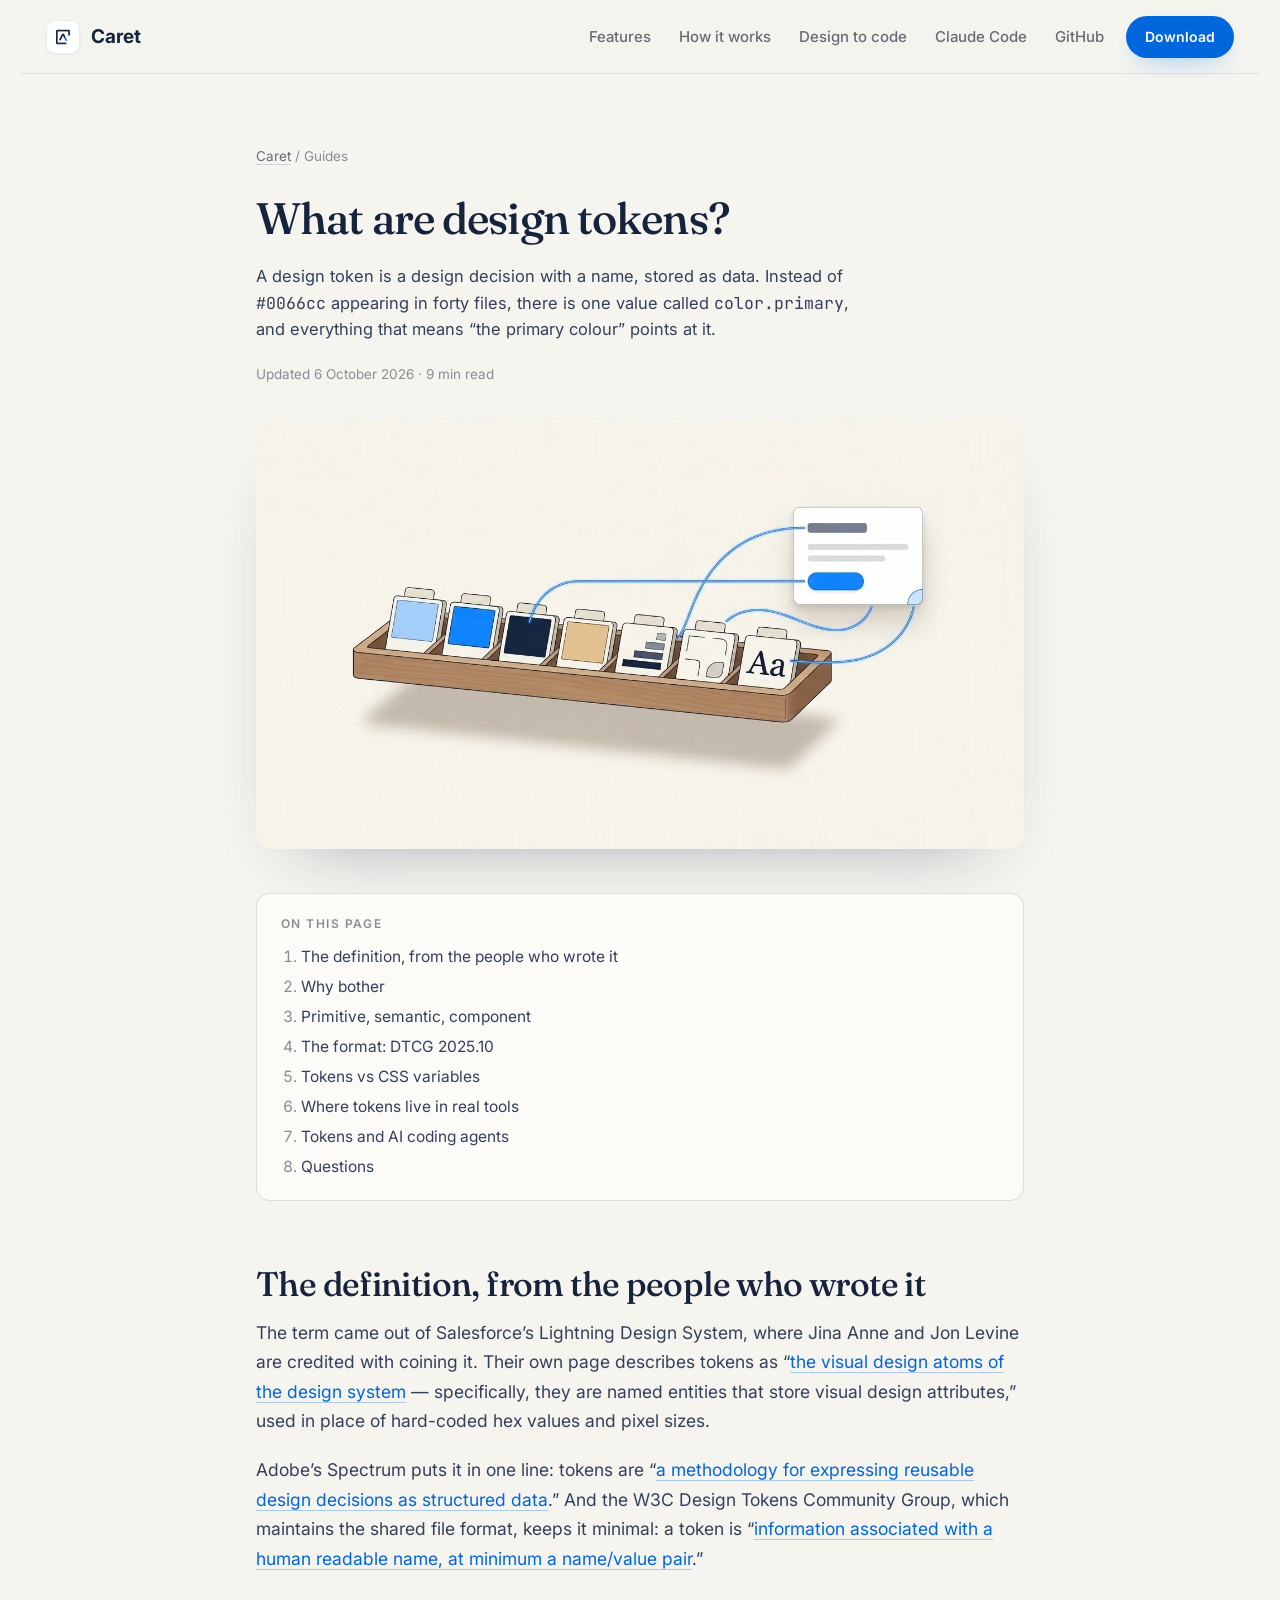
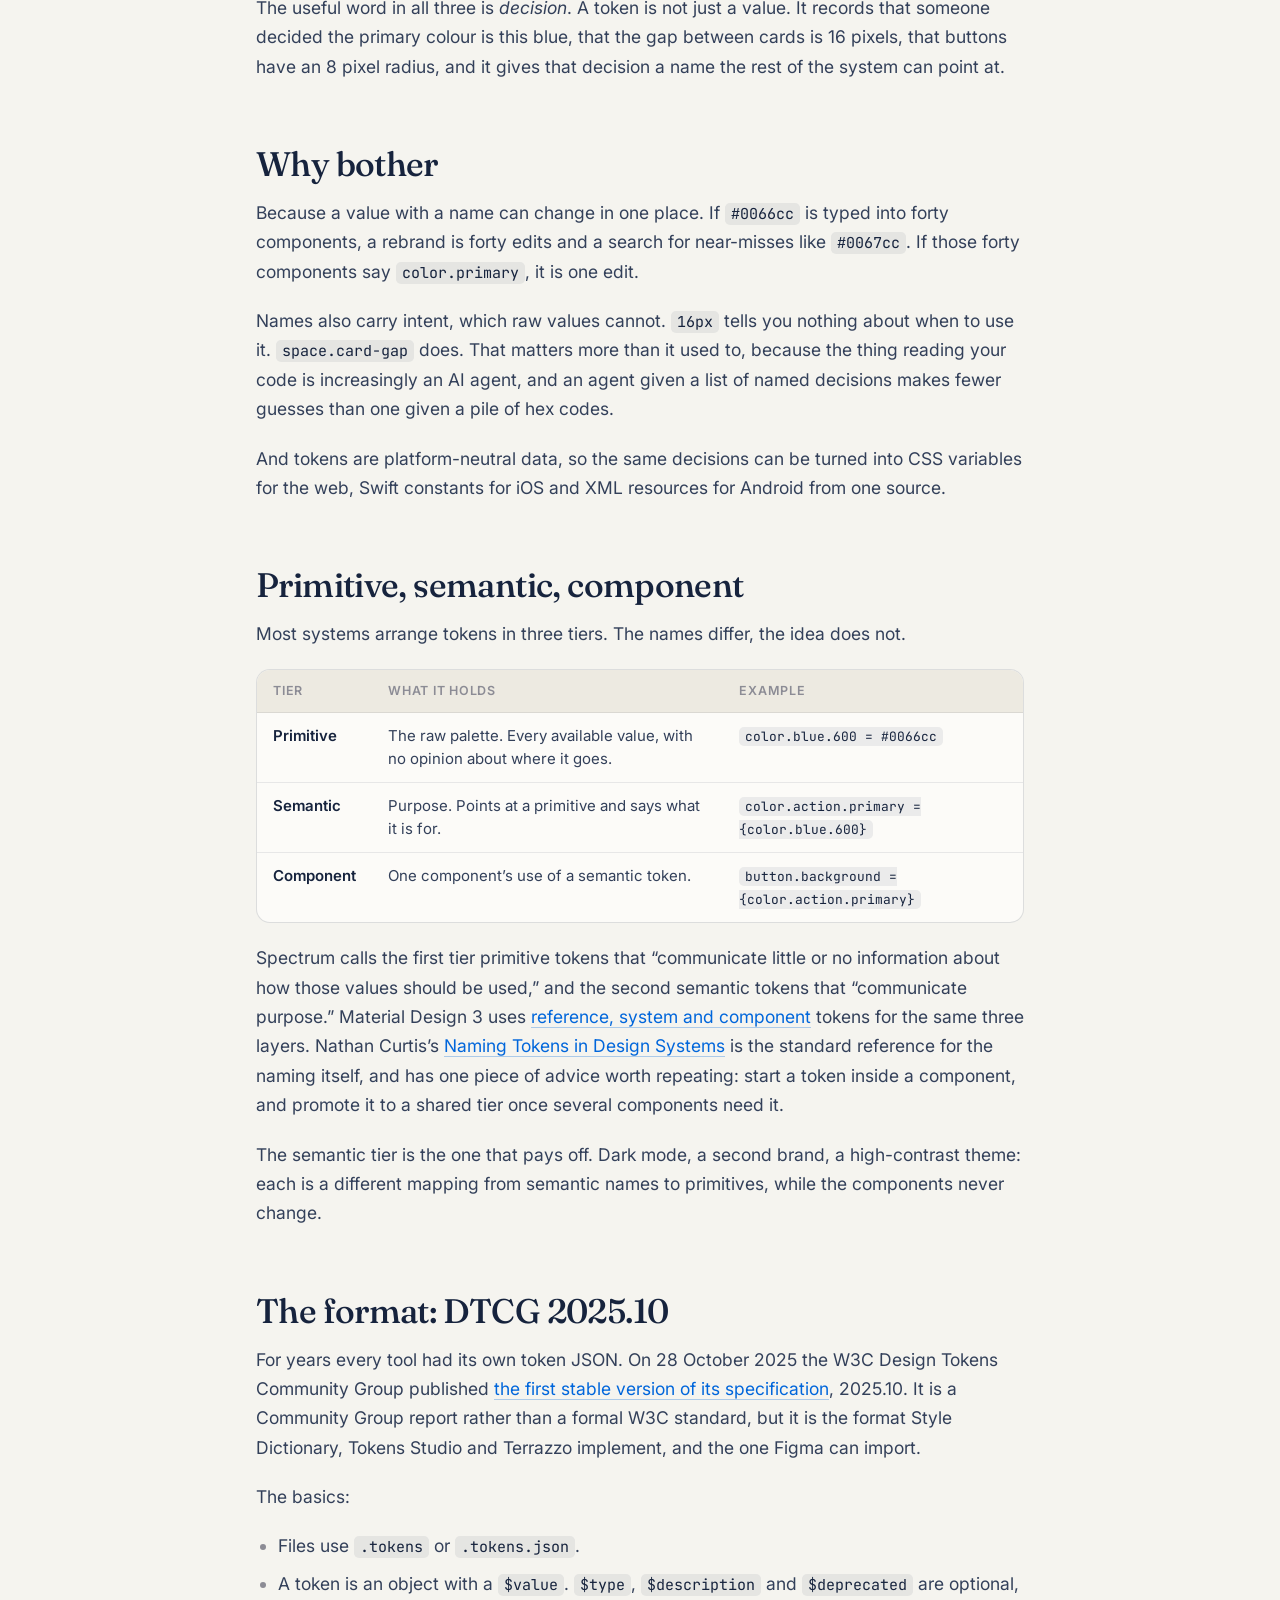
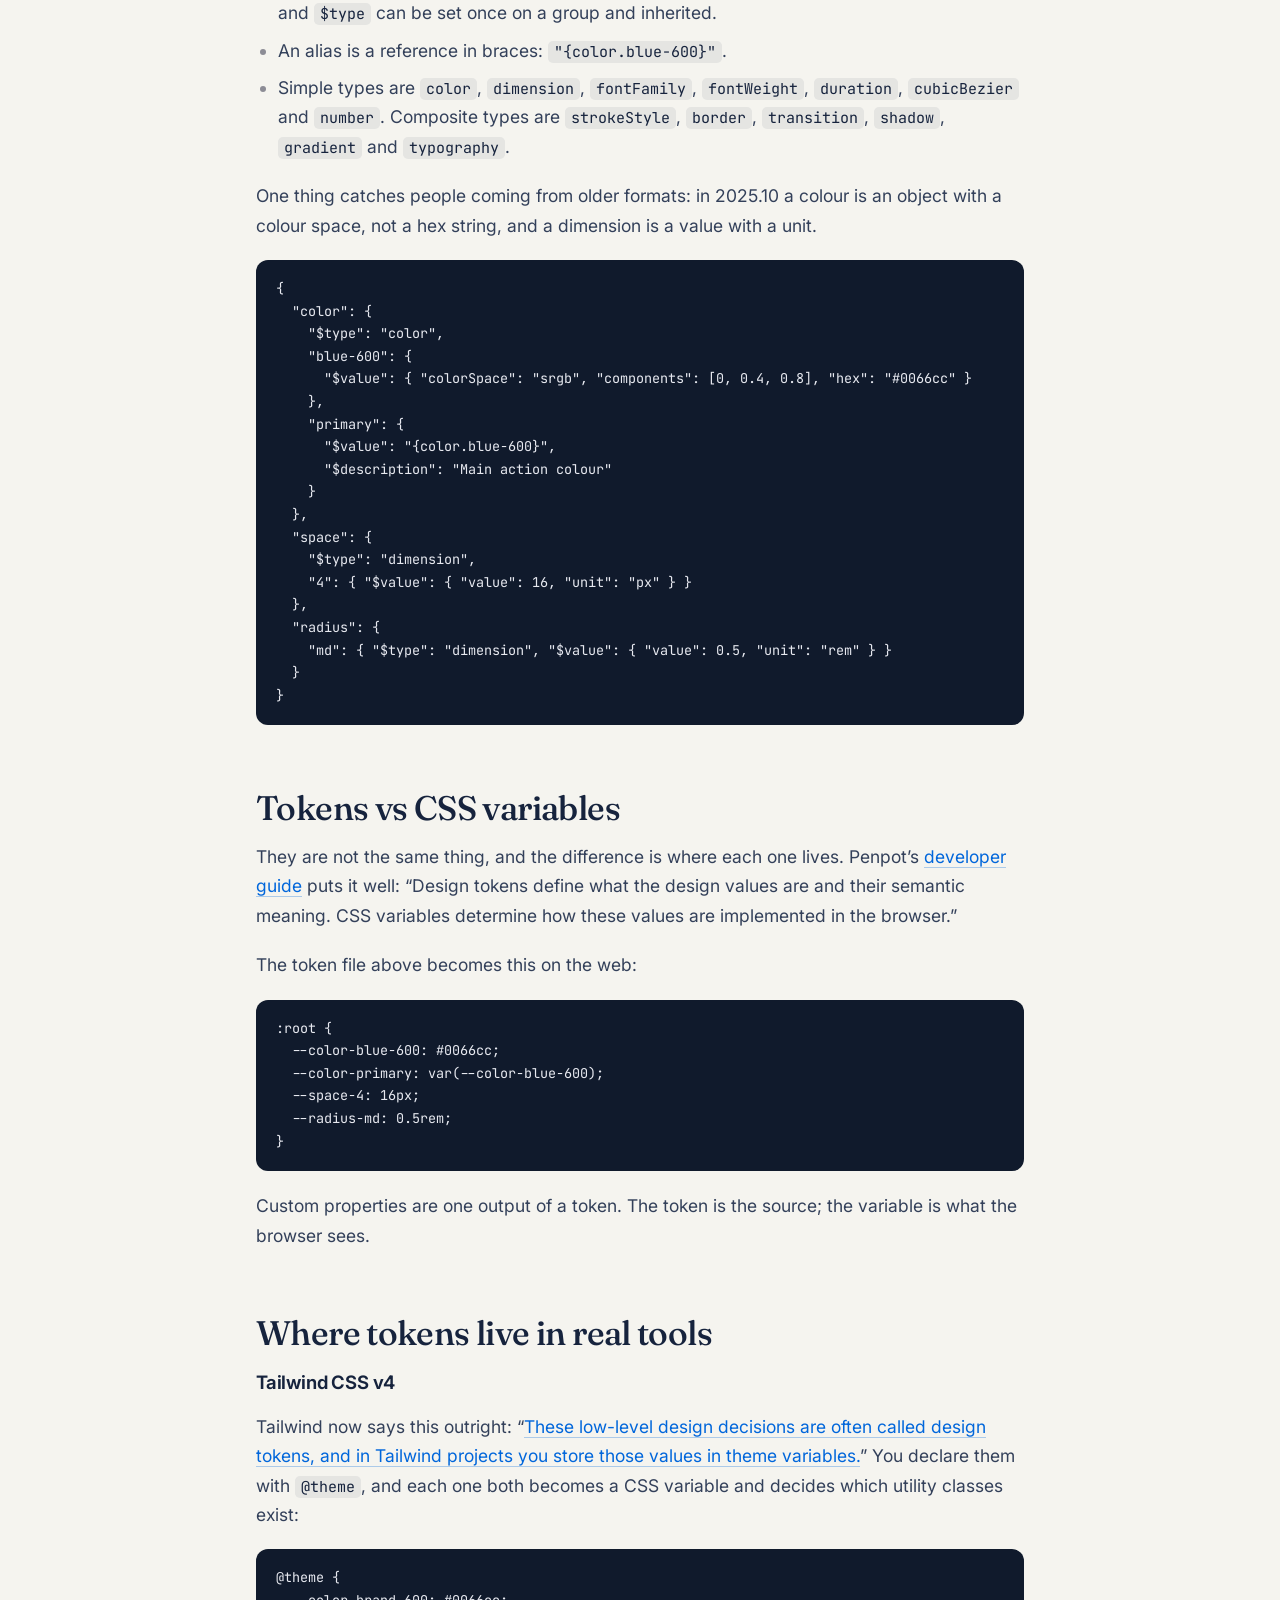
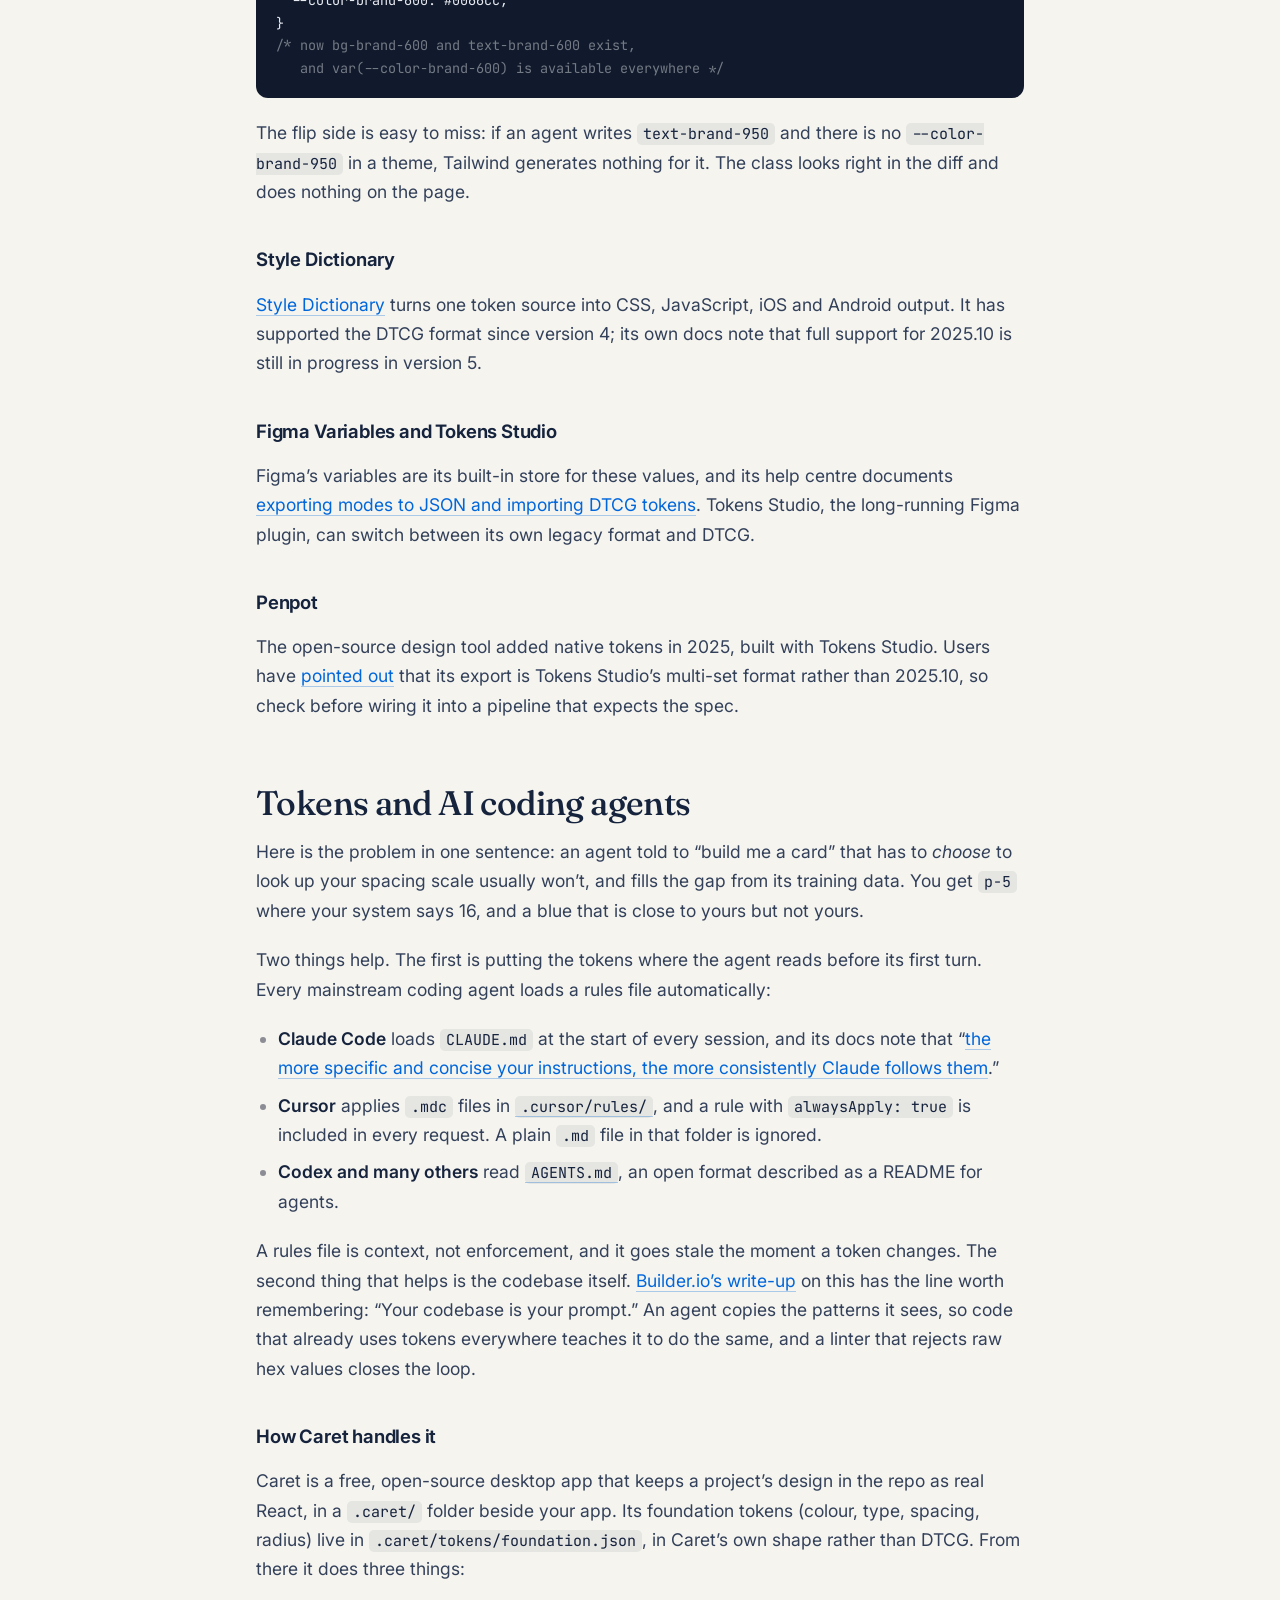
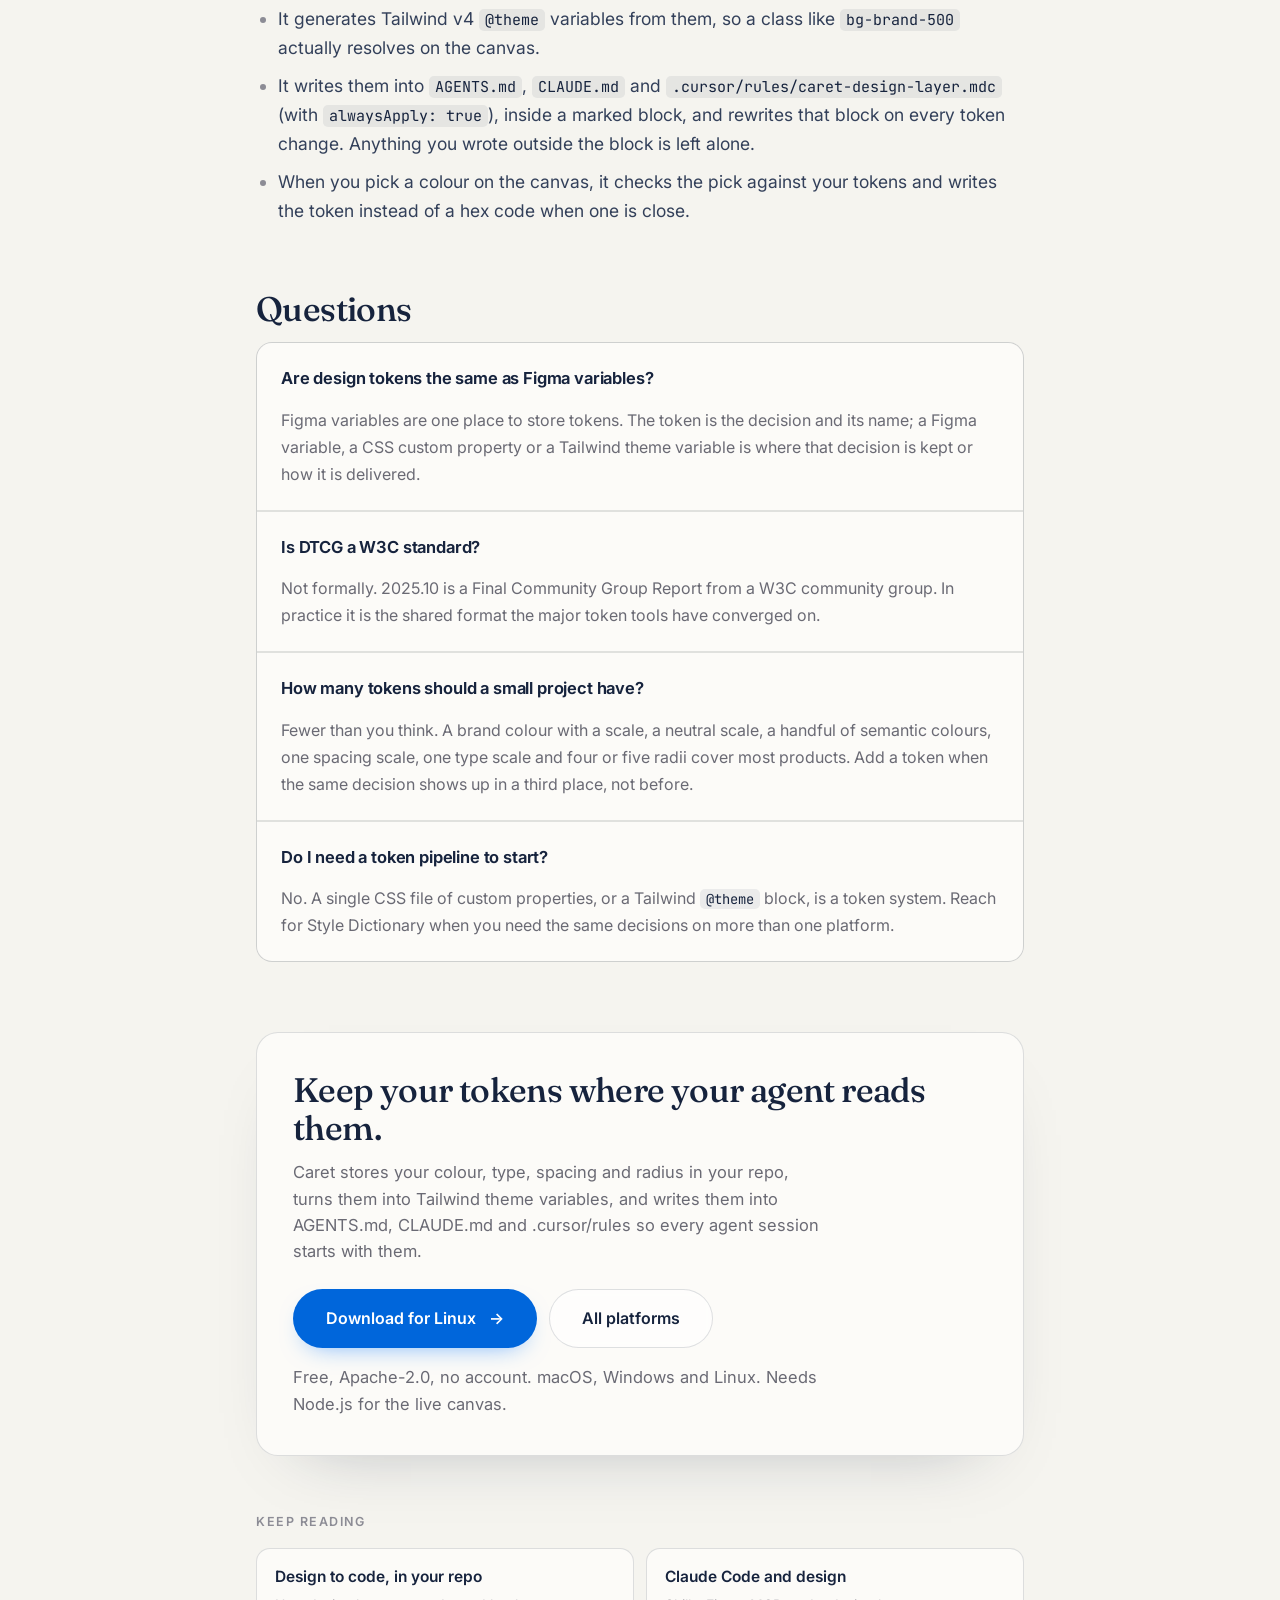
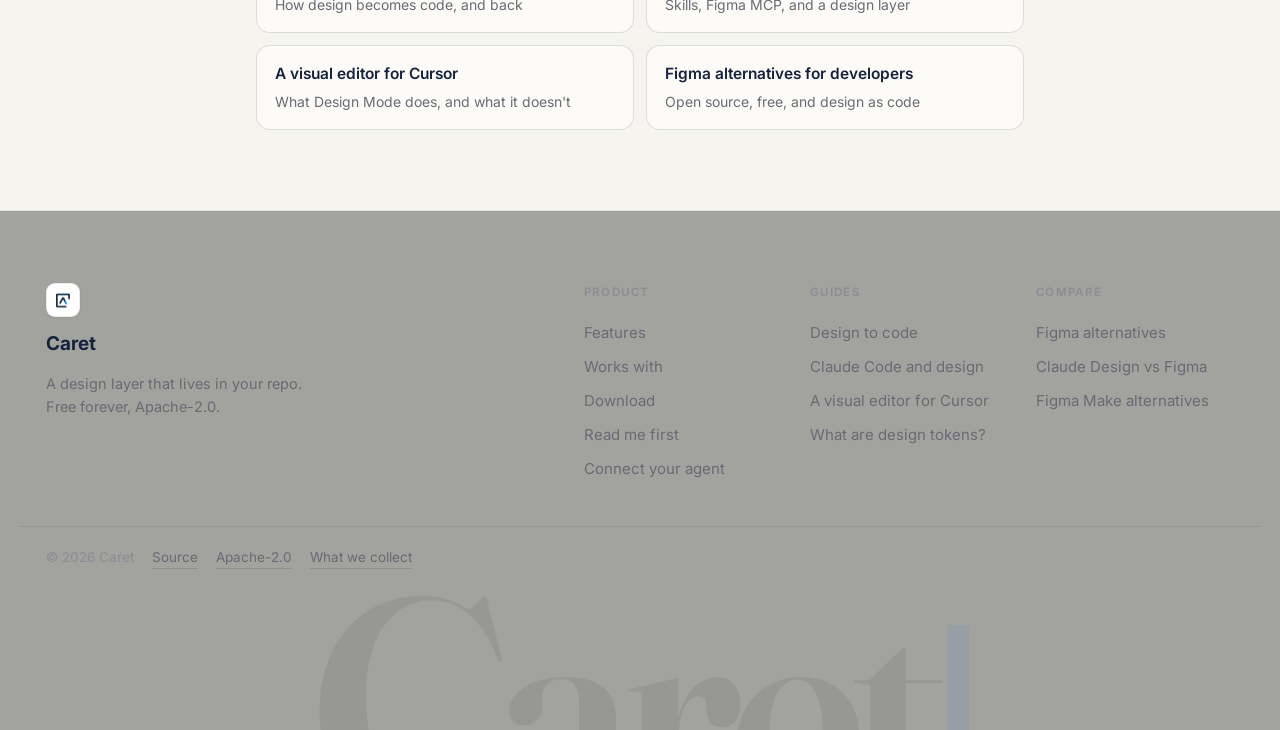
<file: design-tokens/index.html>
<!doctype html>
<html lang="en">
<head>
  <meta charset="utf-8" />
  <meta name="viewport" content="width=device-width, initial-scale=1" />
  <title>What are design tokens? A developer's guide, with examples</title>
  <meta name="description" content="Design tokens are named design decisions stored as data. What they are, the three tiers, the DTCG format, Tailwind v4, and getting AI agents to use them." />
  <link rel="canonical" href="https://caretai.cloud/design-tokens/" />
  <link rel="icon" type="image/png" href="/assets/caret-logo.png" />
  <meta property="og:title" content="What are design tokens? A developer's guide, with examples" />
  <meta property="og:description" content="Design tokens are named design decisions stored as data. What they are, the three tiers, the DTCG format, Tailwind v4, and getting AI agents to use them." />
  <meta property="og:type" content="article" />
  <meta property="og:url" content="https://caretai.cloud/design-tokens/" />
  <meta property="og:image" content="https://caretai.cloud/assets/guides/design-tokens.webp" />
  <meta name="twitter:card" content="summary_large_image" />

  <link rel="preconnect" href="https://fonts.googleapis.com" />
  <link rel="preconnect" href="https://fonts.gstatic.com" crossorigin />
  <link href="https://fonts.googleapis.com/css2?family=Fraunces:opsz,wght@9..144,400;9..144,500;9..144,600;9..144,700&family=Inter:wght@400;500;600;700&family=JetBrains+Mono:wght@400;500&display=swap" rel="stylesheet" />
  <link rel="stylesheet" href="/styles.css" />
  <link rel="stylesheet" href="/page.css" />
  <script type="application/ld+json">
  {
    "@context": "https://schema.org",
    "@graph": [
      {
        "@type": "Article",
        "headline": "What are design tokens?",
        "description": "Design tokens are named design decisions stored as data. What they are, the three tiers, the DTCG format, Tailwind v4, and getting AI agents to use them.",
        "datePublished": "2026-10-06",
        "dateModified": "2026-10-06",
        "mainEntityOfPage": "https://caretai.cloud/design-tokens/",
        "image": "https://caretai.cloud/assets/guides/design-tokens.webp",
        "author": { "@type": "Organization", "name": "Caret", "url": "https://caretai.cloud/" },
        "publisher": { "@type": "Organization", "name": "Caret", "logo": { "@type": "ImageObject", "url": "https://caretai.cloud/assets/caret-logo.png" } }
      },
      {
        "@type": "BreadcrumbList",
        "itemListElement": [
          { "@type": "ListItem", "position": 1, "name": "Caret", "item": "https://caretai.cloud/" },
          { "@type": "ListItem", "position": 2, "name": "Design tokens", "item": "https://caretai.cloud/design-tokens/" }
        ]
      }
    ]
  }
  </script>
</head>
<body class="page">
  <!-- ───────── NAV ───────── -->
  <header class="nav">
    <a class="brand" href="/" aria-label="Caret home">
      <span class="logo-chip"><img src="/assets/caret-logo.png" alt="" /></span>
      <span class="brand-name">Caret</span>
    </a>
    <nav class="nav-links">
      <a href="/#features">Features</a>
      <a href="/#how">How it works</a>
      <a href="/design-to-code/">Design to code</a>
      <a href="/claude-code-design/">Claude Code</a>
      <a href="https://github.com/precious112/caret-desktop" target="_blank" rel="noopener">GitHub</a>
    </nav>
    <a class="btn btn-ink btn-sm" href="/#download">Download</a>
  </header>

  <main>
    <header class="art-head">
      <p class="crumbs"><a href="/">Caret</a> / Guides</p>
      <h1>What are design tokens?</h1>
      <p class="art-lede">A design token is a design decision with a name, stored as data. Instead of
      <code>#0066cc</code> appearing in forty files, there is one value called
      <code>color.primary</code>, and everything that means &ldquo;the primary colour&rdquo; points at it.</p>
      <p class="art-meta">Updated 6 October 2026 &middot; 9 min read</p>
    </header>

    <figure class="art-banner">
      <img src="/assets/guides/design-tokens.webp" width="1376" height="768" alt="A tray of design token tiles for colour, spacing, radius and type, each wired to the part of an interface card that uses it" />
    </figure>

    <article class="prose">
      <nav class="toc" aria-label="On this page">
        <b>On this page</b>
        <ol>
          <li><a href="#definition">The definition, from the people who wrote it</a></li>
          <li><a href="#why">Why bother</a></li>
          <li><a href="#tiers">Primitive, semantic, component</a></li>
          <li><a href="#format">The format: DTCG 2025.10</a></li>
          <li><a href="#css">Tokens vs CSS variables</a></li>
          <li><a href="#tools">Where tokens live in real tools</a></li>
          <li><a href="#agents">Tokens and AI coding agents</a></li>
          <li><a href="#faq">Questions</a></li>
        </ol>
      </nav>

      <h2 id="definition">The definition, from the people who wrote it</h2>
      <p>The term came out of Salesforce&rsquo;s Lightning Design System, where Jina Anne and Jon Levine
      are credited with coining it. Their own page describes tokens as
      &ldquo;<a href="https://v1.lightningdesignsystem.com/design-tokens/" rel="noopener">the visual design atoms of the design system</a>
      &mdash; specifically, they are named entities that store visual design attributes,&rdquo; used in
      place of hard-coded hex values and pixel sizes.</p>
      <p>Adobe&rsquo;s Spectrum puts it in one line: tokens are
      &ldquo;<a href="https://spectrum.adobe.com/page/design-tokens" rel="noopener">a methodology for expressing reusable design decisions as structured data</a>.&rdquo;
      And the W3C Design Tokens Community Group, which maintains the shared file format, keeps it
      minimal: a token is &ldquo;<a href="https://www.designtokens.org/tr/2025.10/format/" rel="noopener">information associated with a human readable name, at minimum a name/value pair</a>.&rdquo;</p>
      <p>The useful word in all three is <em>decision</em>. A token is not just a value. It records
      that someone decided the primary colour is this blue, that the gap between cards is 16 pixels,
      that buttons have an 8 pixel radius, and it gives that decision a name the rest of the system
      can point at.</p>

      <h2 id="why">Why bother</h2>
      <p>Because a value with a name can change in one place. If <code>#0066cc</code> is typed into
      forty components, a rebrand is forty edits and a search for near-misses like
      <code>#0067cc</code>. If those forty components say <code>color.primary</code>, it is one edit.</p>
      <p>Names also carry intent, which raw values cannot. <code>16px</code> tells you nothing about
      when to use it. <code>space.card-gap</code> does. That matters more than it used to, because the
      thing reading your code is increasingly an AI agent, and an agent given a list of named
      decisions makes fewer guesses than one given a pile of hex codes.</p>
      <p>And tokens are platform-neutral data, so the same decisions can be turned into CSS variables
      for the web, Swift constants for iOS and XML resources for Android from one source.</p>

      <h2 id="tiers">Primitive, semantic, component</h2>
      <p>Most systems arrange tokens in three tiers. The names differ, the idea does not.</p>
      <div class="table-wrap">
        <table>
          <thead><tr><th>Tier</th><th>What it holds</th><th>Example</th></tr></thead>
          <tbody>
            <tr><th>Primitive</th><td>The raw palette. Every available value, with no opinion about where it goes.</td><td><code>color.blue.600 = #0066cc</code></td></tr>
            <tr><th>Semantic</th><td>Purpose. Points at a primitive and says what it is for.</td><td><code>color.action.primary = {color.blue.600}</code></td></tr>
            <tr><th>Component</th><td>One component&rsquo;s use of a semantic token.</td><td><code>button.background = {color.action.primary}</code></td></tr>
          </tbody>
        </table>
      </div>
      <p>Spectrum calls the first tier primitive tokens that &ldquo;communicate little or no information
      about how those values should be used,&rdquo; and the second semantic tokens that &ldquo;communicate
      purpose.&rdquo; Material Design 3 uses
      <a href="https://m3.material.io/foundations/design-tokens/overview" rel="noopener">reference, system and component</a>
      tokens for the same three layers. Nathan Curtis&rsquo;s
      <a href="https://nathanacurtis.substack.com/p/naming-tokens-in-design-systems-9e86c7444676" rel="noopener">Naming Tokens in Design Systems</a>
      is the standard reference for the naming itself, and has one piece of advice worth repeating:
      start a token inside a component, and promote it to a shared tier once several components need it.</p>
      <p>The semantic tier is the one that pays off. Dark mode, a second brand, a high-contrast theme:
      each is a different mapping from semantic names to primitives, while the components never change.</p>

      <h2 id="format">The format: DTCG 2025.10</h2>
      <p>For years every tool had its own token JSON. On 28 October 2025 the W3C Design Tokens
      Community Group published
      <a href="https://www.w3.org/community/design-tokens/2025/10/28/design-tokens-specification-reaches-first-stable-version/" rel="noopener">the first stable version of its specification</a>,
      2025.10. It is a Community Group report rather than a formal W3C standard, but it is the format
      Style Dictionary, Tokens Studio and Terrazzo implement, and the one Figma can import.</p>
      <p>The basics:</p>
      <ul>
        <li>Files use <code>.tokens</code> or <code>.tokens.json</code>.</li>
        <li>A token is an object with a <code>$value</code>. <code>$type</code>,
        <code>$description</code> and <code>$deprecated</code> are optional, and <code>$type</code> can
        be set once on a group and inherited.</li>
        <li>An alias is a reference in braces: <code>"{color.blue-600}"</code>.</li>
        <li>Simple types are <code>color</code>, <code>dimension</code>, <code>fontFamily</code>,
        <code>fontWeight</code>, <code>duration</code>, <code>cubicBezier</code> and <code>number</code>.
        Composite types are <code>strokeStyle</code>, <code>border</code>, <code>transition</code>,
        <code>shadow</code>, <code>gradient</code> and <code>typography</code>.</li>
      </ul>
      <p>One thing catches people coming from older formats: in 2025.10 a colour is an object with a
      colour space, not a hex string, and a dimension is a value with a unit.</p>
<pre><code>{
  "color": {
    "$type": "color",
    "blue-600": {
      "$value": { "colorSpace": "srgb", "components": [0, 0.4, 0.8], "hex": "#0066cc" }
    },
    "primary": {
      "$value": "{color.blue-600}",
      "$description": "Main action colour"
    }
  },
  "space": {
    "$type": "dimension",
    "4": { "$value": { "value": 16, "unit": "px" } }
  },
  "radius": {
    "md": { "$type": "dimension", "$value": { "value": 0.5, "unit": "rem" } }
  }
}</code></pre>

      <h2 id="css">Tokens vs CSS variables</h2>
      <p>They are not the same thing, and the difference is where each one lives. Penpot&rsquo;s
      <a href="https://penpot.app/blog/the-developers-guide-to-design-tokens-and-css-variables/" rel="noopener">developer guide</a>
      puts it well: &ldquo;Design tokens define what the design values are and their semantic meaning.
      CSS variables determine how these values are implemented in the browser.&rdquo;</p>
      <p>The token file above becomes this on the web:</p>
<pre><code>:root {
  --color-blue-600: #0066cc;
  --color-primary: var(--color-blue-600);
  --space-4: 16px;
  --radius-md: 0.5rem;
}</code></pre>
      <p>Custom properties are one output of a token. The token is the source; the variable is what the
      browser sees.</p>

      <h2 id="tools">Where tokens live in real tools</h2>
      <h3>Tailwind CSS v4</h3>
      <p>Tailwind now says this outright: &ldquo;<a href="https://tailwindcss.com/docs/theme" rel="noopener">These low-level design decisions are often called design tokens, and in Tailwind projects you store those values in theme variables.</a>&rdquo;
      You declare them with <code>@theme</code>, and each one both becomes a CSS variable and decides
      which utility classes exist:</p>
<pre><code>@theme {
  --color-brand-600: #0066cc;
}
<span class="c">/* now bg-brand-600 and text-brand-600 exist,
   and var(--color-brand-600) is available everywhere */</span></code></pre>
      <p>The flip side is easy to miss: if an agent writes <code>text-brand-950</code> and there is no
      <code>--color-brand-950</code> in a theme, Tailwind generates nothing for it. The class looks
      right in the diff and does nothing on the page.</p>

      <h3>Style Dictionary</h3>
      <p><a href="https://styledictionary.com/info/dtcg/" rel="noopener">Style Dictionary</a> turns one
      token source into CSS, JavaScript, iOS and Android output. It has supported the DTCG format since
      version 4; its own docs note that full support for 2025.10 is still in progress in version 5.</p>

      <h3>Figma Variables and Tokens Studio</h3>
      <p>Figma&rsquo;s variables are its built-in store for these values, and its help centre documents
      <a href="https://help.figma.com/hc/en-us/articles/15343816063383-Modes-for-variables" rel="noopener">exporting modes to JSON and importing DTCG tokens</a>.
      Tokens Studio, the long-running Figma plugin, can switch between its own legacy format and DTCG.</p>

      <h3>Penpot</h3>
      <p>The open-source design tool added native tokens in 2025, built with Tokens Studio. Users have
      <a href="https://community.penpot.app/t/token-export-is-tokens-studio-format-not-dtcg-2025-10/10544" rel="noopener">pointed out</a>
      that its export is Tokens Studio&rsquo;s multi-set format rather than 2025.10, so check before
      wiring it into a pipeline that expects the spec.</p>

      <h2 id="agents">Tokens and AI coding agents</h2>
      <p>Here is the problem in one sentence: an agent told to &ldquo;build me a card&rdquo; that has to
      <em>choose</em> to look up your spacing scale usually won&rsquo;t, and fills the gap from its
      training data. You get <code>p-5</code> where your system says 16, and a blue that is close to
      yours but not yours.</p>
      <p>Two things help. The first is putting the tokens where the agent reads before its first turn.
      Every mainstream coding agent loads a rules file automatically:</p>
      <ul>
        <li><strong>Claude Code</strong> loads <code>CLAUDE.md</code> at the start of every session, and
        its docs note that &ldquo;<a href="https://code.claude.com/docs/en/memory" rel="noopener">the more specific and concise your instructions, the more consistently Claude follows them</a>.&rdquo;</li>
        <li><strong>Cursor</strong> applies <code>.mdc</code> files in
        <a href="https://cursor.com/docs/context/rules" rel="noopener"><code>.cursor/rules/</code></a>,
        and a rule with <code>alwaysApply: true</code> is included in every request. A plain
        <code>.md</code> file in that folder is ignored.</li>
        <li><strong>Codex and many others</strong> read <a href="https://agents.md/" rel="noopener"><code>AGENTS.md</code></a>,
        an open format described as a README for agents.</li>
      </ul>
      <p>A rules file is context, not enforcement, and it goes stale the moment a token changes. The
      second thing that helps is the codebase itself.
      <a href="https://www.builder.io/blog/how-to-make-ai-agents-follow-your-design-system" rel="noopener">Builder.io&rsquo;s write-up</a>
      on this has the line worth remembering: &ldquo;Your codebase is your prompt.&rdquo; An agent copies
      the patterns it sees, so code that already uses tokens everywhere teaches it to do the same, and a
      linter that rejects raw hex values closes the loop.</p>

      <h3>How Caret handles it</h3>
      <p>Caret is a free, open-source desktop app that keeps a project&rsquo;s design in the repo as
      real React, in a <code>.caret/</code> folder beside your app. Its foundation tokens (colour,
      type, spacing, radius) live in <code>.caret/tokens/foundation.json</code>, in Caret&rsquo;s own
      shape rather than DTCG. From there it does three things:</p>
      <ul>
        <li>It generates Tailwind v4 <code>@theme</code> variables from them, so a class like
        <code>bg-brand-500</code> actually resolves on the canvas.</li>
        <li>It writes them into <code>AGENTS.md</code>, <code>CLAUDE.md</code> and
        <code>.cursor/rules/caret-design-layer.mdc</code> (with <code>alwaysApply: true</code>), inside
        a marked block, and rewrites that block on every token change. Anything you wrote outside the
        block is left alone.</li>
        <li>When you pick a colour on the canvas, it checks the pick against your tokens and writes the
        token instead of a hex code when one is close.</li>
      </ul>

      <h2 id="faq">Questions</h2>
      <ul class="faq">
        <li>
          <h3>Are design tokens the same as Figma variables?</h3>
          <p>Figma variables are one place to store tokens. The token is the decision and its name; a
          Figma variable, a CSS custom property or a Tailwind theme variable is where that decision is
          kept or how it is delivered.</p>
        </li>
        <li>
          <h3>Is DTCG a W3C standard?</h3>
          <p>Not formally. 2025.10 is a Final Community Group Report from a W3C community group. In
          practice it is the shared format the major token tools have converged on.</p>
        </li>
        <li>
          <h3>How many tokens should a small project have?</h3>
          <p>Fewer than you think. A brand colour with a scale, a neutral scale, a handful of semantic
          colours, one spacing scale, one type scale and four or five radii cover most products.
          Add a token when the same decision shows up in a third place, not before.</p>
        </li>
        <li>
          <h3>Do I need a token pipeline to start?</h3>
          <p>No. A single CSS file of custom properties, or a Tailwind <code>@theme</code> block, is a
          token system. Reach for Style Dictionary when you need the same decisions on more than one
          platform.</p>
        </li>
      </ul>
    </article>

    <section class="art-cta">
      <div class="art-cta-card">
        <h2>Keep your tokens where your agent reads them.</h2>
        <p>Caret stores your colour, type, spacing and radius in your repo, turns them into Tailwind theme variables, and writes them into AGENTS.md, CLAUDE.md and .cursor/rules so every agent session starts with them.</p>
        <div class="hero-cta">
          <button class="btn btn-ink btn-lg btn-cta" id="dlPrimary" data-url="https://github.com/precious112/caret-desktop/releases/latest/download/Caret-macOS-arm64.zip">Download for macOS</button>
          <a class="btn btn-line btn-lg" href="/#download">All platforms</a>
        </div>
        <p class="fine" style="margin-top:16px">Free, Apache-2.0, no account. macOS, Windows and Linux. Needs Node.js for the live canvas.</p>
      </div>
    </section>

    <section class="related">
      <h2>Keep reading</h2>
      <ul>
        <li><a href="/design-to-code/"><b>Design to code, in your repo</b><span>How design becomes code, and back</span></a></li>
        <li><a href="/claude-code-design/"><b>Claude Code and design</b><span>Skills, Figma MCP, and a design layer</span></a></li>
        <li><a href="/cursor-visual-editor/"><b>A visual editor for Cursor</b><span>What Design Mode does, and what it doesn't</span></a></li>
        <li><a href="/figma-alternative/"><b>Figma alternatives for developers</b><span>Open source, free, and design as code</span></a></li>
      </ul>
    </section>
  </main>

  <!-- ───────── FOOTER ───────── -->
  <footer class="footer">
    <canvas class="footer-shader" id="footShader" aria-hidden="true"></canvas>
    <div class="footer-inner">
      <div class="footer-brand">
        <span class="logo-chip"><img src="/assets/caret-logo.png" alt="" /></span>
        <span class="brand-name">Caret</span>
        <p>A design layer that lives in your repo.<br />Free forever, Apache-2.0.</p>
      </div>
      <div class="footer-cols">
        <div>
          <h4>Product</h4>
          <a href="/#features">Features</a>
          <a href="/#agents">Works with</a>
          <a href="/#download">Download</a>
          <a href="https://github.com/precious112/caret-desktop#readme" target="_blank" rel="noopener">Read me first</a>
          <a href="https://github.com/precious112/caret-desktop/blob/main/docs/connect-an-agent.md" target="_blank" rel="noopener">Connect your agent</a>
        </div>
        <div>
          <h4>Guides</h4>
          <a href="/design-to-code/">Design to code</a>
          <a href="/claude-code-design/">Claude Code and design</a>
          <a href="/cursor-visual-editor/">A visual editor for Cursor</a>
          <a href="/design-tokens/">What are design tokens?</a>
        </div>
        <div>
          <h4>Compare</h4>
          <a href="/figma-alternative/">Figma alternatives</a>
          <a href="/claude-design-vs-figma/">Claude Design vs Figma</a>
          <a href="/figma-make-alternative/">Figma Make alternatives</a>
        </div>
      </div>
    </div>
    <div class="footer-fine">
      <span>&copy; 2026 Caret</span>
      <a href="https://github.com/precious112/caret-desktop" target="_blank" rel="noopener">Source</a>
      <a href="https://github.com/precious112/caret-desktop/blob/main/LICENSE" target="_blank" rel="noopener">Apache-2.0</a>
      <a href="https://github.com/precious112/caret-desktop/blob/main/docs/telemetry.md" target="_blank" rel="noopener">What we collect</a>
    </div>
    <div class="footer-mark" aria-hidden="true">Caret<i></i></div>
  </footer>

  <!-- ───────── STAR MODAL ───────── -->
  <div class="modal-overlay" id="starModal" hidden>
    <div class="modal" role="dialog" aria-modal="true" aria-labelledby="starTitle">
      <button class="modal-close" id="starClose" aria-label="Close">×</button>
      <div class="modal-star">★</div>
      <h3 id="starTitle">Your download is starting</h3>
      <p>Caret is free and open source. If it's useful to you, a GitHub star genuinely helps it grow.</p>
      <div class="modal-btns">
        <a class="btn btn-ink" id="starGo" href="https://github.com/precious112/caret-desktop" target="_blank" rel="noopener">★ Star on GitHub</a>
        <button class="btn btn-line" id="starLater">Maybe later</button>
      </div>
    </div>
  </div>

  <script src="/hero-shader.js"></script>
  <script src="/main.js"></script>
</body>
</html>
</file>
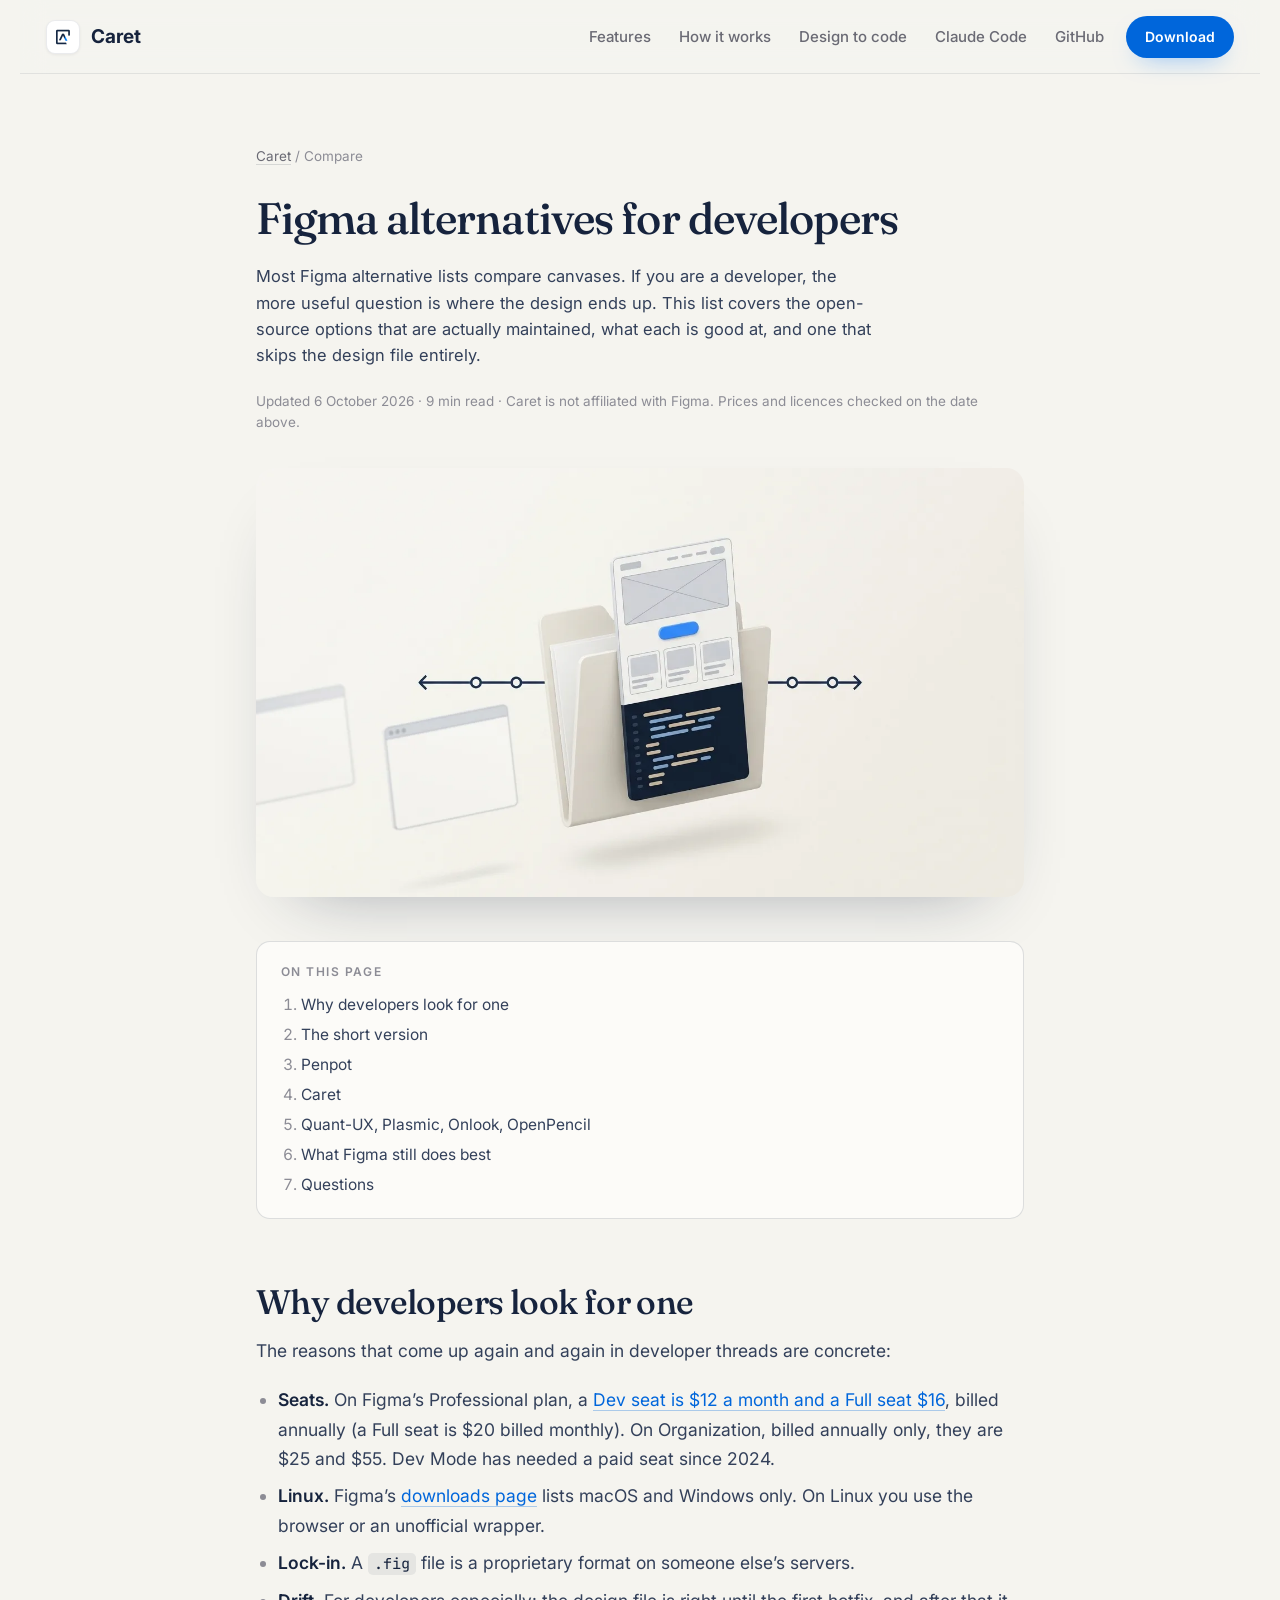
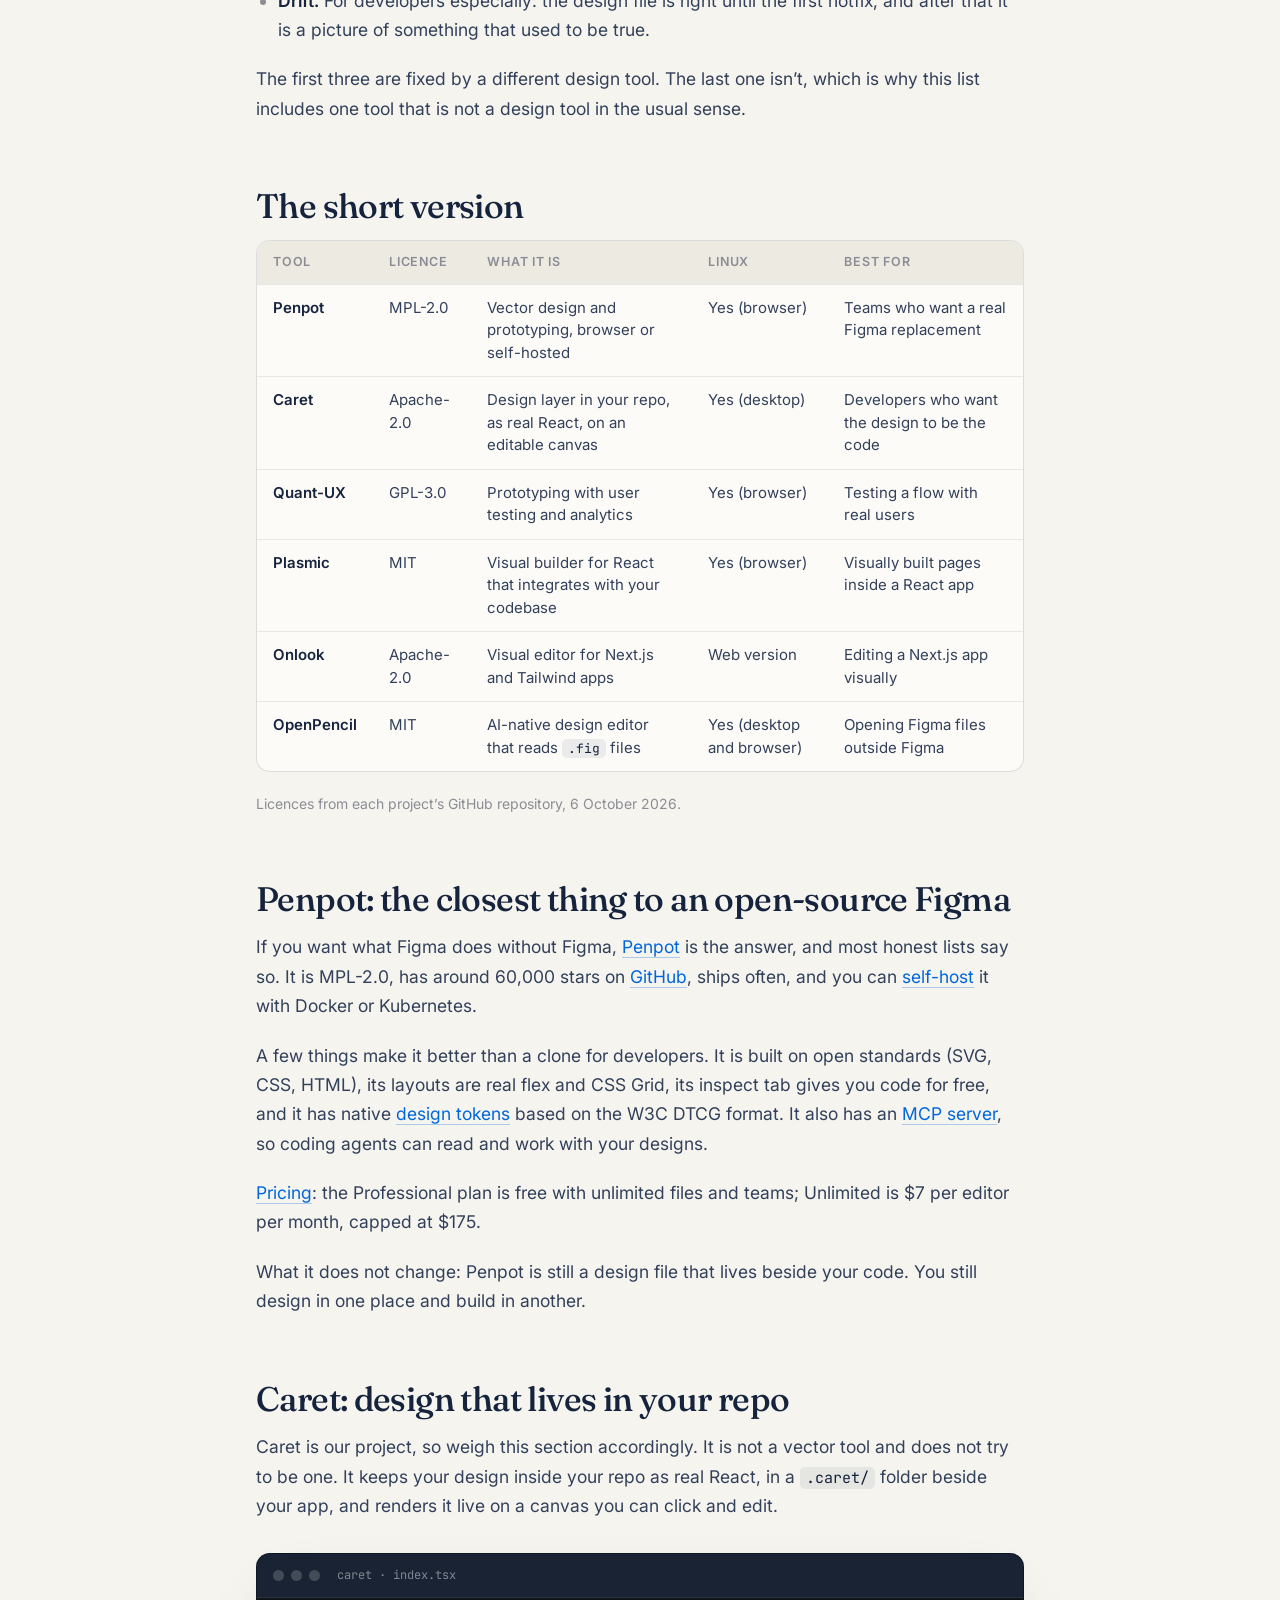
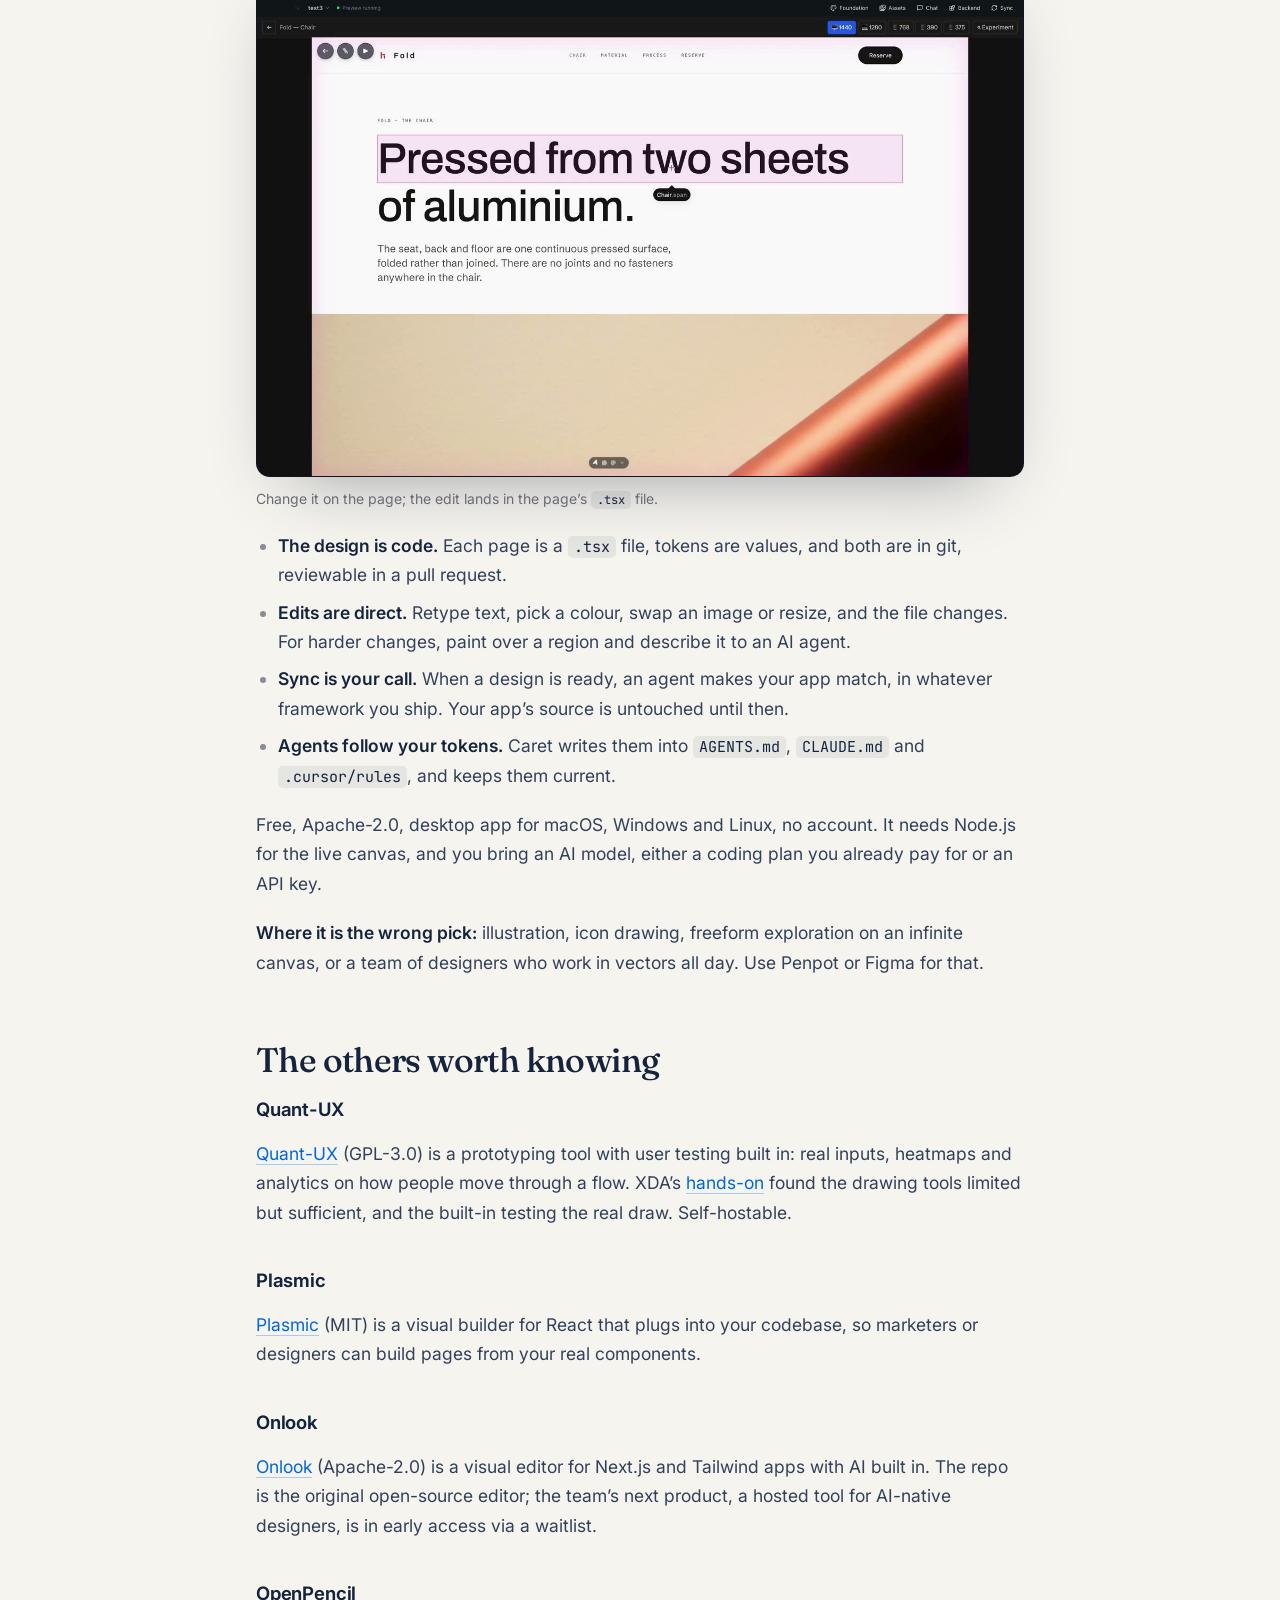
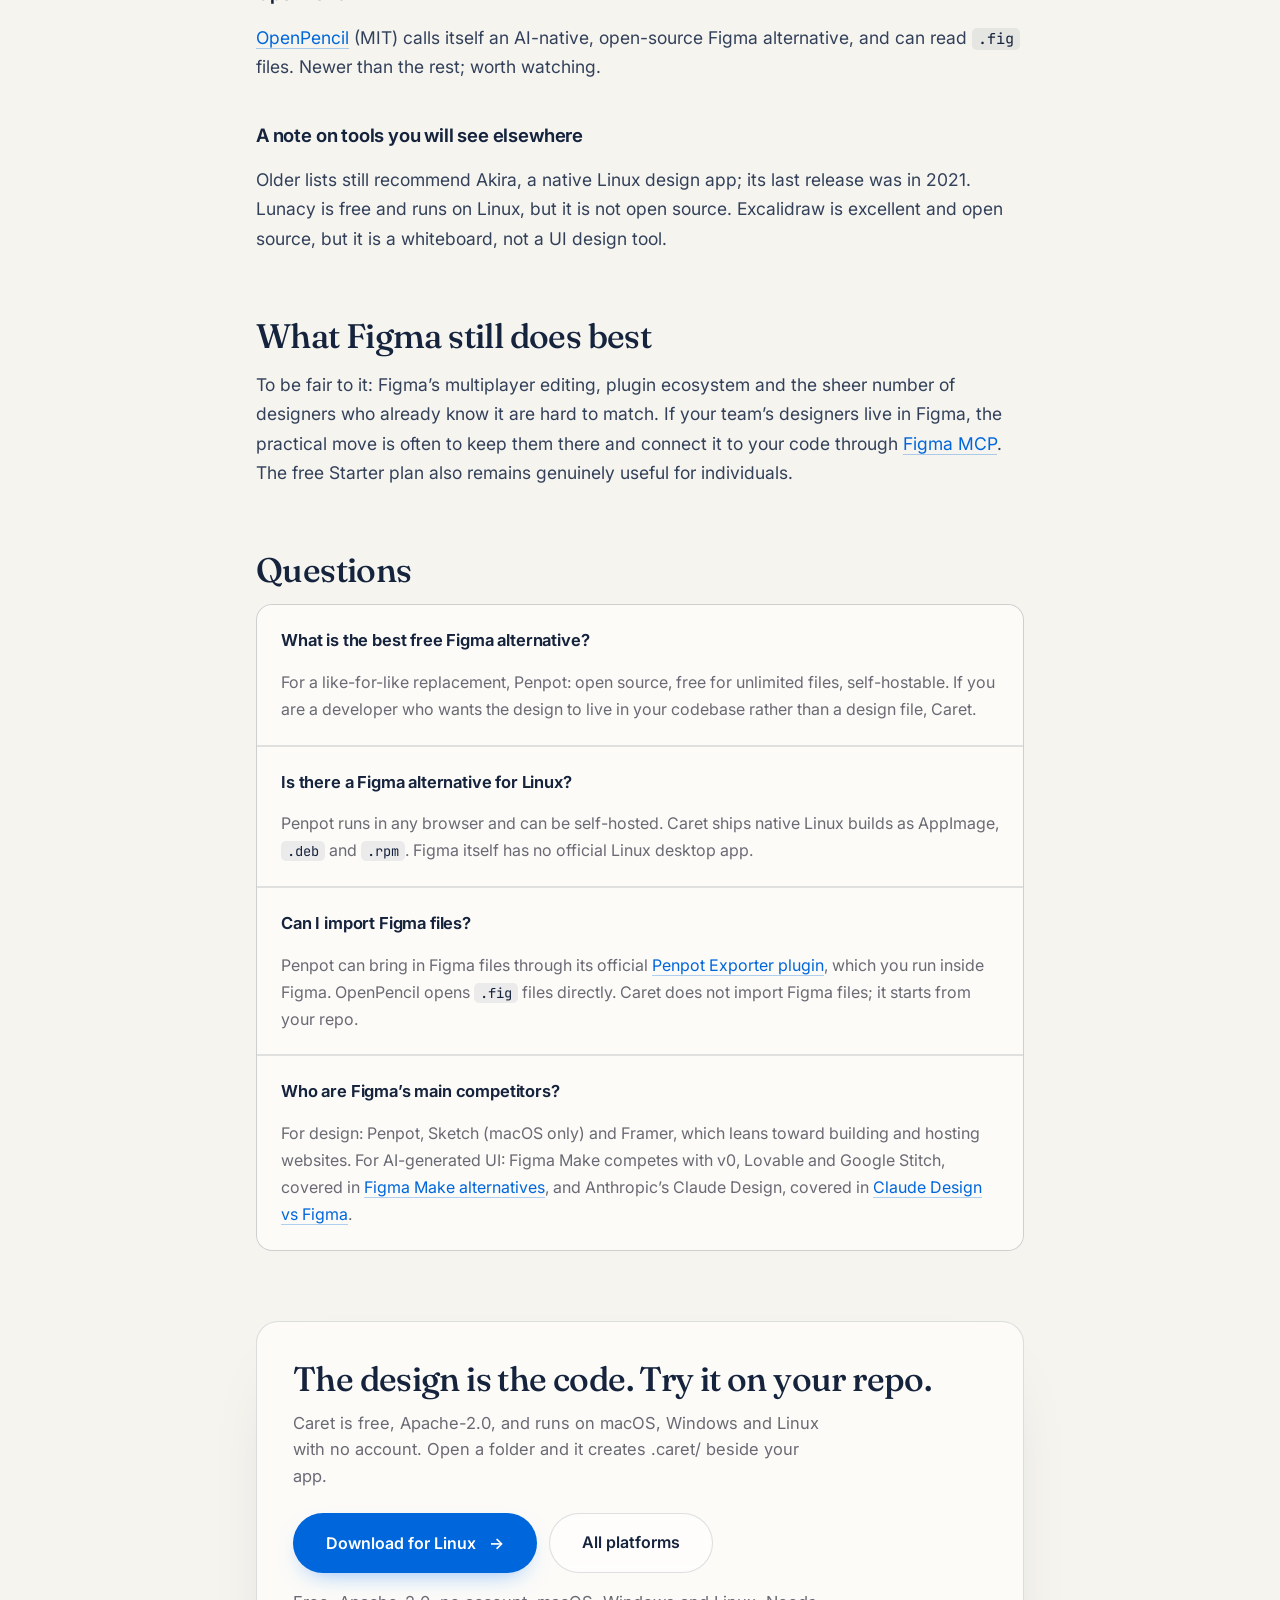
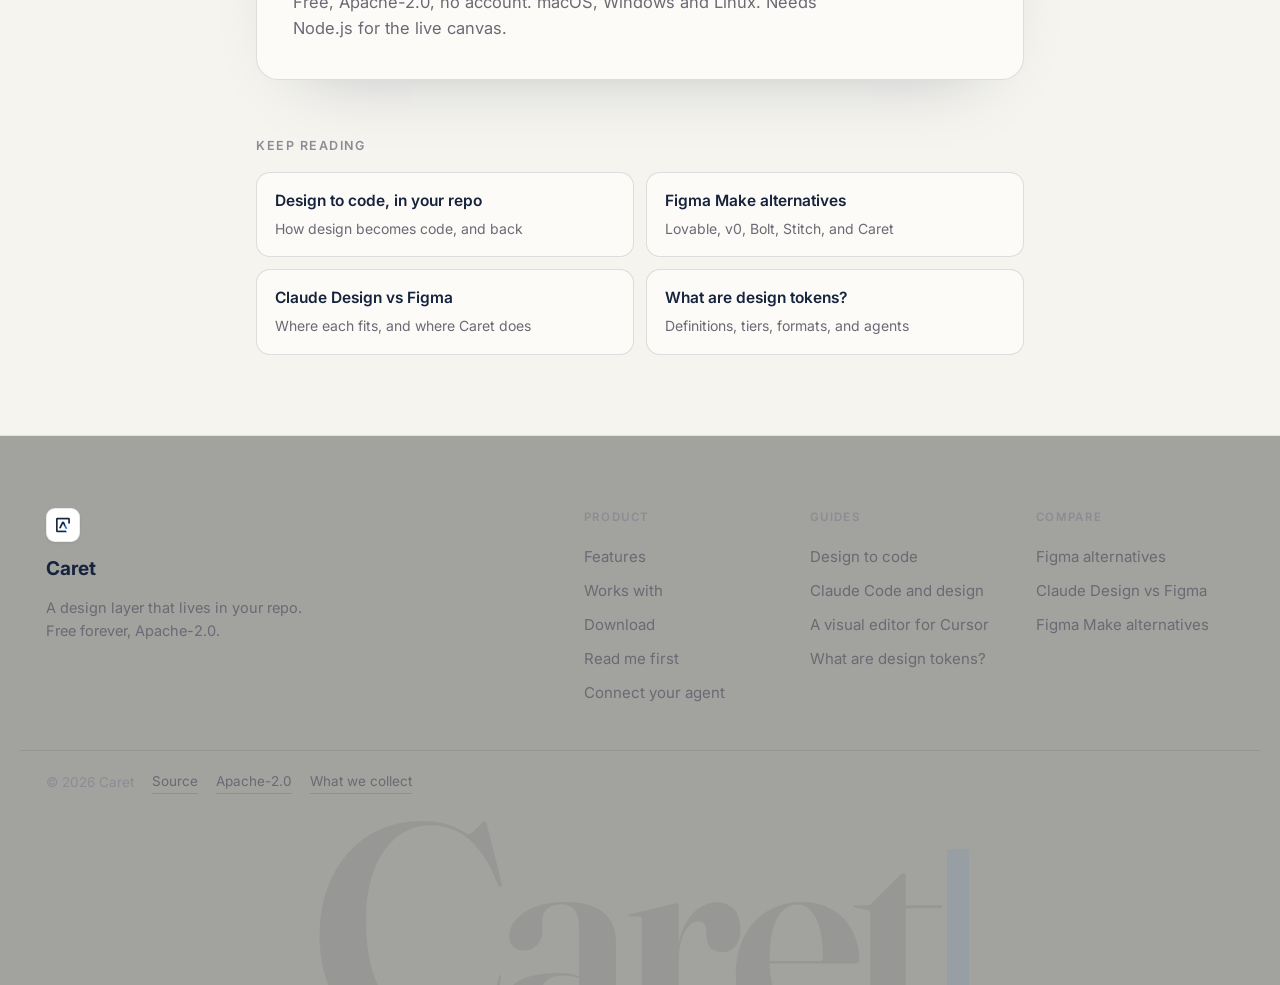
<file: figma-alternative/index.html>
<!doctype html>
<html lang="en">
<head>
  <meta charset="utf-8" />
  <meta name="viewport" content="width=device-width, initial-scale=1" />
  <title>Figma alternatives for developers: free and open source (2026)</title>
  <meta name="description" content="Free and open-source Figma alternatives for developers: Penpot, Quant-UX, Plasmic, Onlook, OpenPencil and Caret. Licences, Linux support and pricing, checked." />
  <link rel="canonical" href="https://caretai.cloud/figma-alternative/" />
  <link rel="icon" type="image/png" href="/assets/caret-logo.png" />
  <meta property="og:title" content="Figma alternatives for developers: free and open source (2026)" />
  <meta property="og:description" content="Free and open-source Figma alternatives for developers: Penpot, Quant-UX, Plasmic, Onlook, OpenPencil and Caret. Licences, Linux support and pricing, checked." />
  <meta property="og:type" content="article" />
  <meta property="og:url" content="https://caretai.cloud/figma-alternative/" />
  <meta property="og:image" content="https://caretai.cloud/assets/guides/figma-alternative.webp" />
  <meta name="twitter:card" content="summary_large_image" />

  <link rel="preconnect" href="https://fonts.googleapis.com" />
  <link rel="preconnect" href="https://fonts.gstatic.com" crossorigin />
  <link href="https://fonts.googleapis.com/css2?family=Fraunces:opsz,wght@9..144,400;9..144,500;9..144,600;9..144,700&family=Inter:wght@400;500;600;700&family=JetBrains+Mono:wght@400;500&display=swap" rel="stylesheet" />
  <link rel="stylesheet" href="/styles.css" />
  <link rel="stylesheet" href="/page.css" />
  <script type="application/ld+json">
  {
    "@context": "https://schema.org",
    "@graph": [
      {
        "@type": "Article",
        "headline": "Figma alternatives for developers",
        "description": "Free and open-source Figma alternatives for developers: Penpot, Quant-UX, Plasmic, Onlook, OpenPencil and Caret. Licences, Linux support and pricing, checked.",
        "datePublished": "2026-10-06",
        "dateModified": "2026-10-06",
        "mainEntityOfPage": "https://caretai.cloud/figma-alternative/",
        "image": "https://caretai.cloud/assets/guides/figma-alternative.webp",
        "author": { "@type": "Organization", "name": "Caret", "url": "https://caretai.cloud/" },
        "publisher": { "@type": "Organization", "name": "Caret", "logo": { "@type": "ImageObject", "url": "https://caretai.cloud/assets/caret-logo.png" } }
      },
      {
        "@type": "BreadcrumbList",
        "itemListElement": [
          { "@type": "ListItem", "position": 1, "name": "Caret", "item": "https://caretai.cloud/" },
          { "@type": "ListItem", "position": 2, "name": "Figma alternatives", "item": "https://caretai.cloud/figma-alternative/" }
        ]
      }
    ]
  }
  </script>
</head>
<body class="page">
  <!-- ───────── NAV ───────── -->
  <header class="nav">
    <a class="brand" href="/" aria-label="Caret home">
      <span class="logo-chip"><img src="/assets/caret-logo.png" alt="" /></span>
      <span class="brand-name">Caret</span>
    </a>
    <nav class="nav-links">
      <a href="/#features">Features</a>
      <a href="/#how">How it works</a>
      <a href="/design-to-code/">Design to code</a>
      <a href="/claude-code-design/">Claude Code</a>
      <a href="https://github.com/precious112/caret-desktop" target="_blank" rel="noopener">GitHub</a>
    </nav>
    <a class="btn btn-ink btn-sm" href="/#download">Download</a>
  </header>

  <main>
    <header class="art-head">
      <p class="crumbs"><a href="/">Caret</a> / Compare</p>
      <h1>Figma alternatives for developers</h1>
      <p class="art-lede">Most Figma alternative lists compare canvases. If you are a developer, the more
      useful question is where the design ends up. This list covers the open-source options that are
      actually maintained, what each is good at, and one that skips the design file entirely.</p>
      <p class="art-meta">Updated 6 October 2026 &middot; 9 min read &middot; Caret is not affiliated with Figma. Prices and licences checked on the date above.</p>
    </header>

    <figure class="art-banner">
      <img src="/assets/guides/figma-alternative.webp" width="1376" height="768" alt="An app design rising out of a project folder and turning into code, while separate design-tool windows drift away" />
    </figure>

    <article class="prose">
      <nav class="toc" aria-label="On this page">
        <b>On this page</b>
        <ol>
          <li><a href="#why">Why developers look for one</a></li>
          <li><a href="#table">The short version</a></li>
          <li><a href="#penpot">Penpot</a></li>
          <li><a href="#caret">Caret</a></li>
          <li><a href="#others">Quant-UX, Plasmic, Onlook, OpenPencil</a></li>
          <li><a href="#figma">What Figma still does best</a></li>
          <li><a href="#faq">Questions</a></li>
        </ol>
      </nav>

      <h2 id="why">Why developers look for one</h2>
      <p>The reasons that come up again and again in developer threads are concrete:</p>
      <ul>
        <li><strong>Seats.</strong> On Figma&rsquo;s Professional plan, a
        <a href="https://www.figma.com/pricing/" rel="noopener">Dev seat is $12 a month and a Full seat $16</a>,
        billed annually (a Full seat is $20 billed monthly). On Organization, billed annually only, they are $25 and $55. Dev Mode has needed a paid seat since 2024.</li>
        <li><strong>Linux.</strong> Figma&rsquo;s <a href="https://www.figma.com/downloads/" rel="noopener">downloads page</a>
        lists macOS and Windows only. On Linux you use the browser or an unofficial wrapper.</li>
        <li><strong>Lock-in.</strong> A <code>.fig</code> file is a proprietary format on someone
        else&rsquo;s servers.</li>
        <li><strong>Drift.</strong> For developers especially: the design file is right until the first
        hotfix, and after that it is a picture of something that used to be true.</li>
      </ul>
      <p>The first three are fixed by a different design tool. The last one isn&rsquo;t, which is why this
      list includes one tool that is not a design tool in the usual sense.</p>

      <h2 id="table">The short version</h2>
      <div class="table-wrap">
        <table>
          <thead><tr><th>Tool</th><th>Licence</th><th>What it is</th><th>Linux</th><th>Best for</th></tr></thead>
          <tbody>
            <tr><th>Penpot</th><td>MPL-2.0</td><td>Vector design and prototyping, browser or self-hosted</td><td>Yes (browser)</td><td>Teams who want a real Figma replacement</td></tr>
            <tr><th>Caret</th><td>Apache-2.0</td><td>Design layer in your repo, as real React, on an editable canvas</td><td>Yes (desktop)</td><td>Developers who want the design to be the code</td></tr>
            <tr><th>Quant-UX</th><td>GPL-3.0</td><td>Prototyping with user testing and analytics</td><td>Yes (browser)</td><td>Testing a flow with real users</td></tr>
            <tr><th>Plasmic</th><td>MIT</td><td>Visual builder for React that integrates with your codebase</td><td>Yes (browser)</td><td>Visually built pages inside a React app</td></tr>
            <tr><th>Onlook</th><td>Apache-2.0</td><td>Visual editor for Next.js and Tailwind apps</td><td>Web version</td><td>Editing a Next.js app visually</td></tr>
            <tr><th>OpenPencil</th><td>MIT</td><td>AI-native design editor that reads <code>.fig</code> files</td><td>Yes (desktop and browser)</td><td>Opening Figma files outside Figma</td></tr>
          </tbody>
        </table>
      </div>
      <p class="fine">Licences from each project&rsquo;s GitHub repository, 6 October 2026.</p>

      <h2 id="penpot">Penpot: the closest thing to an open-source Figma</h2>
      <p>If you want what Figma does without Figma, <a href="https://penpot.app" rel="noopener">Penpot</a>
      is the answer, and most honest lists say so. It is MPL-2.0, has around 60,000 stars on
      <a href="https://github.com/penpot/penpot" rel="noopener">GitHub</a>, ships often, and you can
      <a href="https://penpot.app/self-host" rel="noopener">self-host</a> it with Docker or Kubernetes.</p>
      <p>A few things make it better than a clone for developers. It is built on open standards (SVG, CSS,
      HTML), its layouts are real flex and CSS Grid, its inspect tab gives you code for free, and it has
      native <a href="https://help.penpot.app/user-guide/design-systems/design-tokens/" rel="noopener">design tokens</a>
      based on the W3C DTCG format. It also has an
      <a href="https://penpot.app/ai/mcp-server" rel="noopener">MCP server</a>, so coding agents can read
      and work with your designs.</p>
      <p><a href="https://penpot.app/pricing" rel="noopener">Pricing</a>: the Professional plan is free with
      unlimited files and teams; Unlimited is $7 per editor per month, capped at $175.</p>
      <p>What it does not change: Penpot is still a design file that lives beside your code. You still
      design in one place and build in another.</p>

      <h2 id="caret">Caret: design that lives in your repo</h2>
      <p>Caret is our project, so weigh this section accordingly. It is not a vector tool and does not try to
      be one. It keeps your design inside your repo as real React, in a <code>.caret/</code> folder beside
      your app, and renders it live on a canvas you can click and edit.</p>
      <figure>
        <div class="shot">
          <div class="shot-bar"><span></span><span></span><span></span><em>caret &middot; index.tsx</em></div>
          <video class="shot-media" autoplay muted loop playsinline preload="none" poster="/assets/video/f1-edit.jpg" aria-label="Editing text and colour directly on a page in Caret">
            <source src="/assets/video/f1-edit.mp4" type="video/mp4" />
          </video>
        </div>
        <figcaption>Change it on the page; the edit lands in the page&rsquo;s <code>.tsx</code> file.</figcaption>
      </figure>
      <ul>
        <li><strong>The design is code.</strong> Each page is a <code>.tsx</code> file, tokens are values,
        and both are in git, reviewable in a pull request.</li>
        <li><strong>Edits are direct.</strong> Retype text, pick a colour, swap an image or resize, and the
        file changes. For harder changes, paint over a region and describe it to an AI agent.</li>
        <li><strong>Sync is your call.</strong> When a design is ready, an agent makes your app match, in
        whatever framework you ship. Your app&rsquo;s source is untouched until then.</li>
        <li><strong>Agents follow your tokens.</strong> Caret writes them into <code>AGENTS.md</code>,
        <code>CLAUDE.md</code> and <code>.cursor/rules</code>, and keeps them current.</li>
      </ul>
      <p>Free, Apache-2.0, desktop app for macOS, Windows and Linux, no account. It needs Node.js for the live
      canvas, and you bring an AI model, either a coding plan you already pay for or an API key.</p>
      <p><strong>Where it is the wrong pick:</strong> illustration, icon drawing, freeform exploration on
      an infinite canvas, or a team of designers who work in vectors all day. Use Penpot or Figma for that.</p>

      <h2 id="others">The others worth knowing</h2>
      <h3>Quant-UX</h3>
      <p><a href="https://github.com/KlausSchaefers/quant-ux" rel="noopener">Quant-UX</a> (GPL-3.0) is a
      prototyping tool with user testing built in: real inputs, heatmaps and analytics on how people move
      through a flow. XDA&rsquo;s
      <a href="https://www.xda-developers.com/found-free-open-source-figma-alternative-quant-ux/" rel="noopener">hands-on</a>
      found the drawing tools limited but sufficient, and the built-in testing the real draw. Self-hostable.</p>
      <h3>Plasmic</h3>
      <p><a href="https://github.com/plasmicapp/plasmic" rel="noopener">Plasmic</a> (MIT) is a visual
      builder for React that plugs into your codebase, so marketers or designers can build pages from your
      real components.</p>
      <h3>Onlook</h3>
      <p><a href="https://github.com/onlook-dev/onlook" rel="noopener">Onlook</a> (Apache-2.0) is a visual
      editor for Next.js and Tailwind apps with AI built in. The repo is the original open-source editor; the team&rsquo;s next
      product, a hosted tool for AI-native designers, is in early access via a waitlist.</p>
      <h3>OpenPencil</h3>
      <p><a href="https://github.com/open-pencil/open-pencil" rel="noopener">OpenPencil</a> (MIT) calls
      itself an AI-native, open-source Figma alternative, and can read <code>.fig</code> files. Newer than the
      rest; worth watching.</p>
      <h3>A note on tools you will see elsewhere</h3>
      <p>Older lists still recommend Akira, a native Linux design app; its last release was in 2021.
      Lunacy is free and runs on Linux, but it is not open source. Excalidraw is excellent
      and open source, but it is a whiteboard, not a UI design tool.</p>

      <h2 id="figma">What Figma still does best</h2>
      <p>To be fair to it: Figma&rsquo;s multiplayer editing, plugin ecosystem and the sheer number of
      designers who already know it are hard to match. If your team&rsquo;s designers live in Figma, the
      practical move is often to keep them there and connect it to your code through
      <a href="/claude-code-design/">Figma MCP</a>. The free Starter plan also remains genuinely useful for
      individuals.</p>

      <h2 id="faq">Questions</h2>
      <ul class="faq">
        <li>
          <h3>What is the best free Figma alternative?</h3>
          <p>For a like-for-like replacement, Penpot: open source, free for unlimited files, self-hostable.
          If you are a developer who wants the design to live in your codebase rather than a design file,
          Caret.</p>
        </li>
        <li>
          <h3>Is there a Figma alternative for Linux?</h3>
          <p>Penpot runs in any browser and can be self-hosted. Caret ships native Linux builds as
          AppImage, <code>.deb</code> and <code>.rpm</code>. Figma itself has no official Linux desktop app.</p>
        </li>
        <li>
          <h3>Can I import Figma files?</h3>
          <p>Penpot can bring in Figma files through its official
          <a href="https://github.com/penpot/penpot-exporter-figma-plugin" rel="noopener">Penpot Exporter plugin</a>,
          which you run inside Figma. OpenPencil opens <code>.fig</code> files directly. Caret does not import
          Figma files; it starts from your repo.</p>
        </li>
        <li>
          <h3>Who are Figma&rsquo;s main competitors?</h3>
          <p>For design: Penpot, Sketch (macOS only) and Framer, which leans toward building and hosting
          websites. For AI-generated UI: Figma Make competes with v0, Lovable and Google Stitch, covered in
          <a href="/figma-make-alternative/">Figma Make alternatives</a>, and Anthropic&rsquo;s Claude Design,
          covered in <a href="/claude-design-vs-figma/">Claude Design vs Figma</a>.</p>
        </li>
      </ul>
    </article>

    <section class="art-cta">
      <div class="art-cta-card">
        <h2>The design is the code. Try it on your repo.</h2>
        <p>Caret is free, Apache-2.0, and runs on macOS, Windows and Linux with no account. Open a folder and it creates .caret/ beside your app.</p>
        <div class="hero-cta">
          <button class="btn btn-ink btn-lg btn-cta" id="dlPrimary" data-url="https://github.com/precious112/caret-desktop/releases/latest/download/Caret-macOS-arm64.zip">Download for macOS</button>
          <a class="btn btn-line btn-lg" href="/#download">All platforms</a>
        </div>
        <p class="fine" style="margin-top:16px">Free, Apache-2.0, no account. macOS, Windows and Linux. Needs Node.js for the live canvas.</p>
      </div>
    </section>

    <section class="related">
      <h2>Keep reading</h2>
      <ul>
        <li><a href="/design-to-code/"><b>Design to code, in your repo</b><span>How design becomes code, and back</span></a></li>
        <li><a href="/figma-make-alternative/"><b>Figma Make alternatives</b><span>Lovable, v0, Bolt, Stitch, and Caret</span></a></li>
        <li><a href="/claude-design-vs-figma/"><b>Claude Design vs Figma</b><span>Where each fits, and where Caret does</span></a></li>
        <li><a href="/design-tokens/"><b>What are design tokens?</b><span>Definitions, tiers, formats, and agents</span></a></li>
      </ul>
    </section>
  </main>

  <!-- ───────── FOOTER ───────── -->
  <footer class="footer">
    <canvas class="footer-shader" id="footShader" aria-hidden="true"></canvas>
    <div class="footer-inner">
      <div class="footer-brand">
        <span class="logo-chip"><img src="/assets/caret-logo.png" alt="" /></span>
        <span class="brand-name">Caret</span>
        <p>A design layer that lives in your repo.<br />Free forever, Apache-2.0.</p>
      </div>
      <div class="footer-cols">
        <div>
          <h4>Product</h4>
          <a href="/#features">Features</a>
          <a href="/#agents">Works with</a>
          <a href="/#download">Download</a>
          <a href="https://github.com/precious112/caret-desktop#readme" target="_blank" rel="noopener">Read me first</a>
          <a href="https://github.com/precious112/caret-desktop/blob/main/docs/connect-an-agent.md" target="_blank" rel="noopener">Connect your agent</a>
        </div>
        <div>
          <h4>Guides</h4>
          <a href="/design-to-code/">Design to code</a>
          <a href="/claude-code-design/">Claude Code and design</a>
          <a href="/cursor-visual-editor/">A visual editor for Cursor</a>
          <a href="/design-tokens/">What are design tokens?</a>
        </div>
        <div>
          <h4>Compare</h4>
          <a href="/figma-alternative/">Figma alternatives</a>
          <a href="/claude-design-vs-figma/">Claude Design vs Figma</a>
          <a href="/figma-make-alternative/">Figma Make alternatives</a>
        </div>
      </div>
    </div>
    <div class="footer-fine">
      <span>&copy; 2026 Caret</span>
      <a href="https://github.com/precious112/caret-desktop" target="_blank" rel="noopener">Source</a>
      <a href="https://github.com/precious112/caret-desktop/blob/main/LICENSE" target="_blank" rel="noopener">Apache-2.0</a>
      <a href="https://github.com/precious112/caret-desktop/blob/main/docs/telemetry.md" target="_blank" rel="noopener">What we collect</a>
    </div>
    <div class="footer-mark" aria-hidden="true">Caret<i></i></div>
  </footer>

  <!-- ───────── STAR MODAL ───────── -->
  <div class="modal-overlay" id="starModal" hidden>
    <div class="modal" role="dialog" aria-modal="true" aria-labelledby="starTitle">
      <button class="modal-close" id="starClose" aria-label="Close">×</button>
      <div class="modal-star">★</div>
      <h3 id="starTitle">Your download is starting</h3>
      <p>Caret is free and open source. If it's useful to you, a GitHub star genuinely helps it grow.</p>
      <div class="modal-btns">
        <a class="btn btn-ink" id="starGo" href="https://github.com/precious112/caret-desktop" target="_blank" rel="noopener">★ Star on GitHub</a>
        <button class="btn btn-line" id="starLater">Maybe later</button>
      </div>
    </div>
  </div>

  <script src="/hero-shader.js"></script>
  <script src="/main.js"></script>
</body>
</html>
</file>
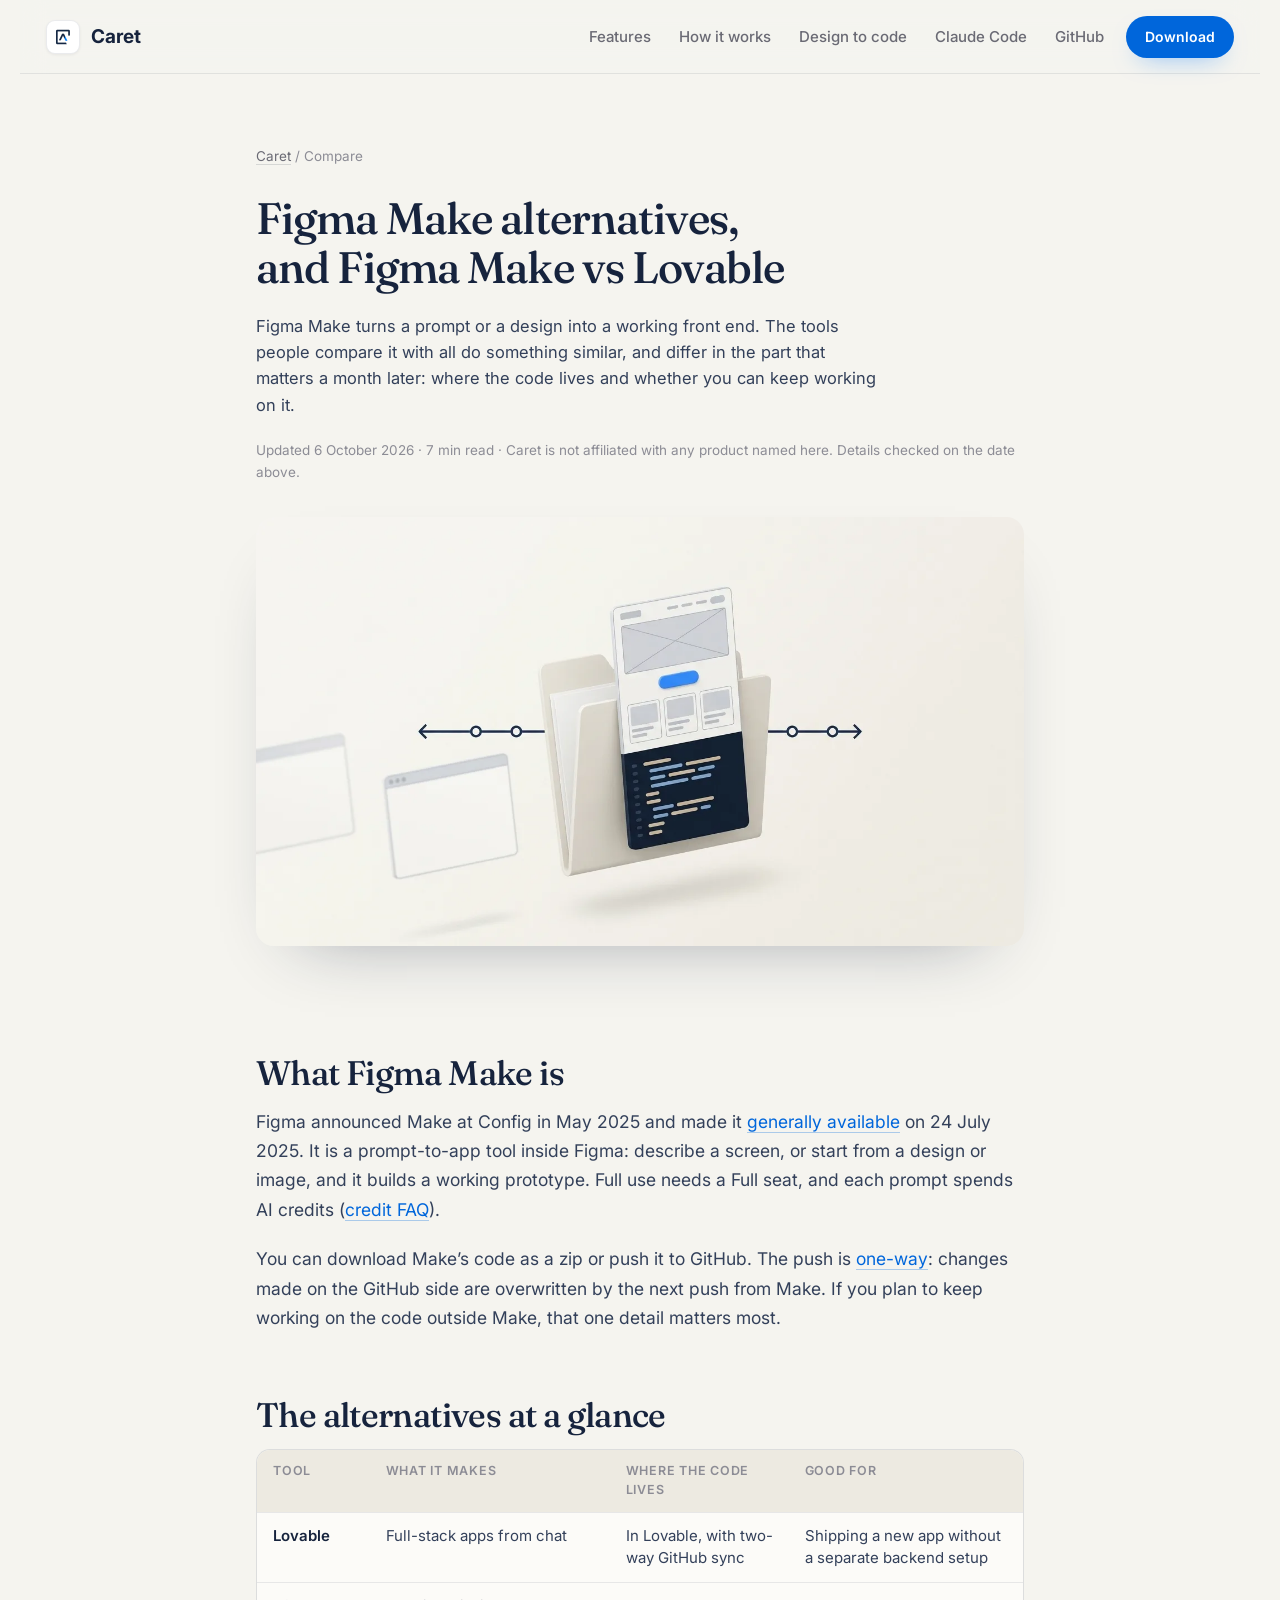
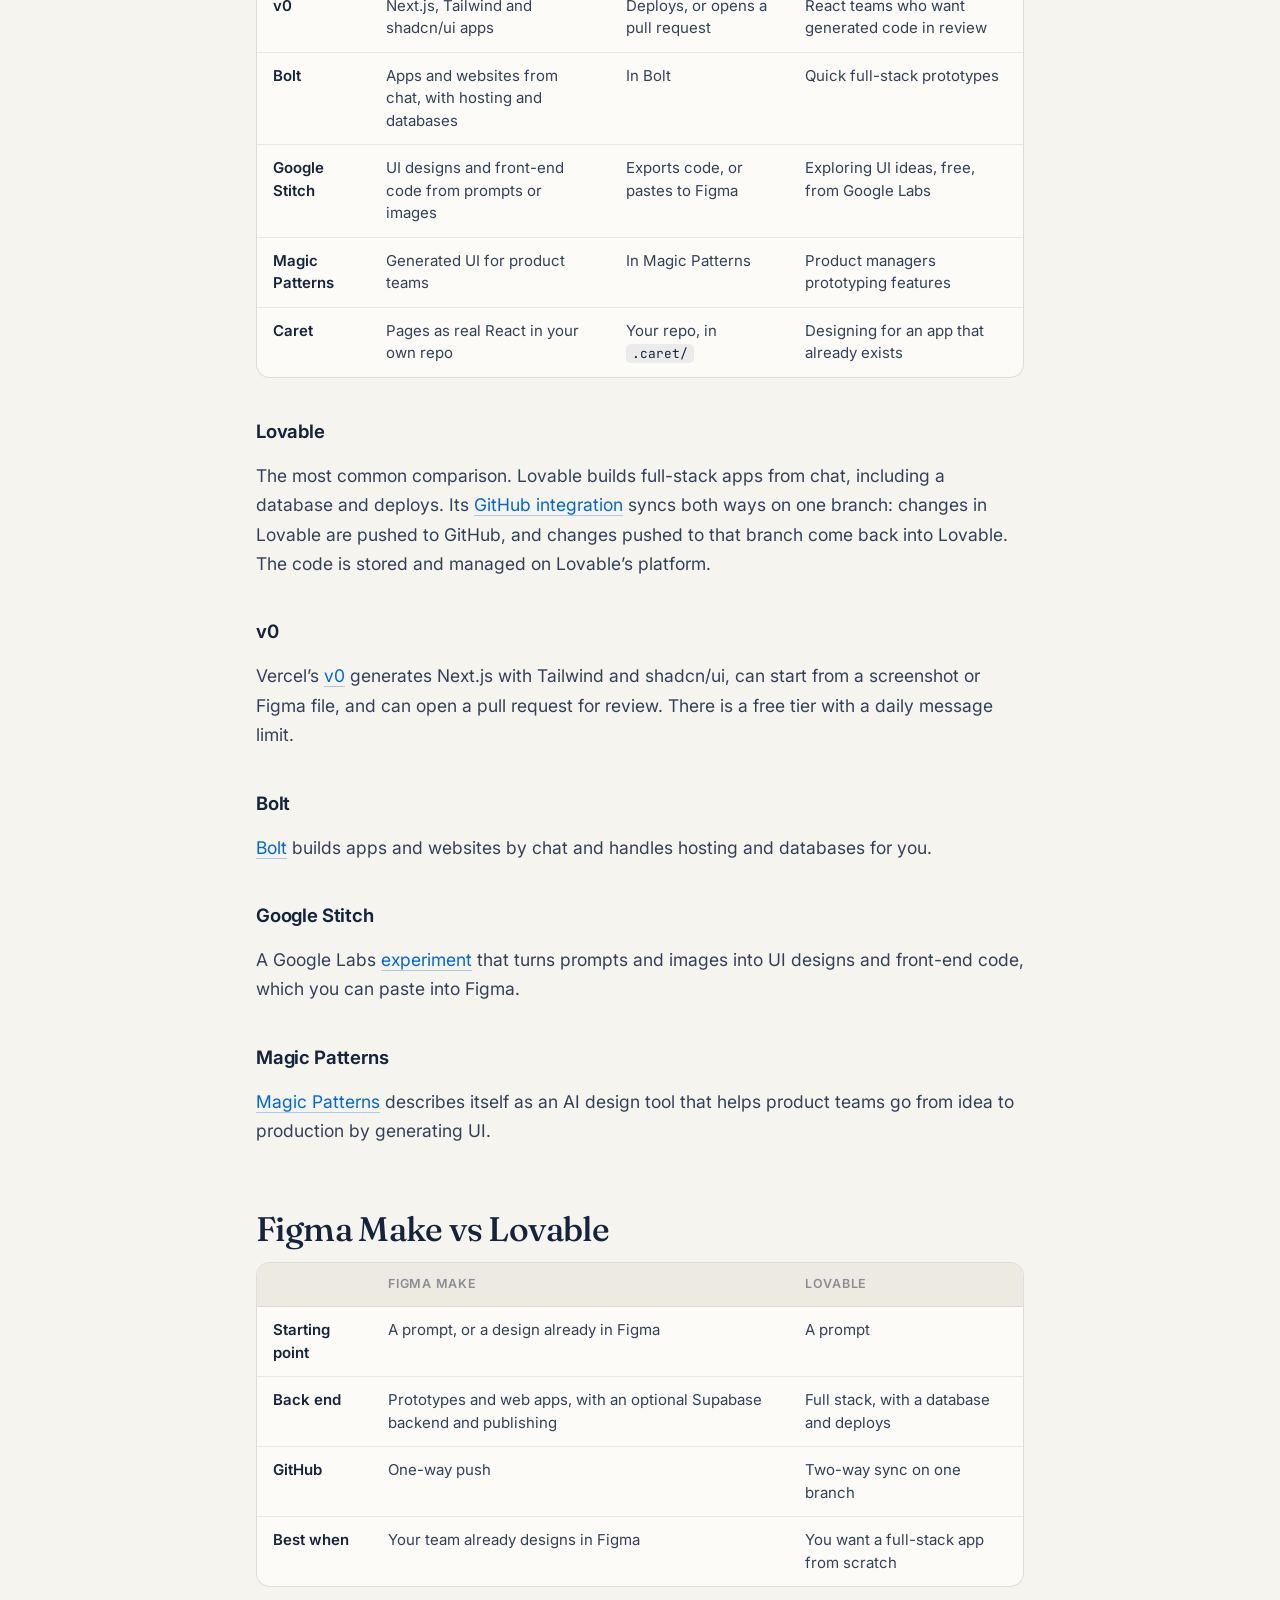
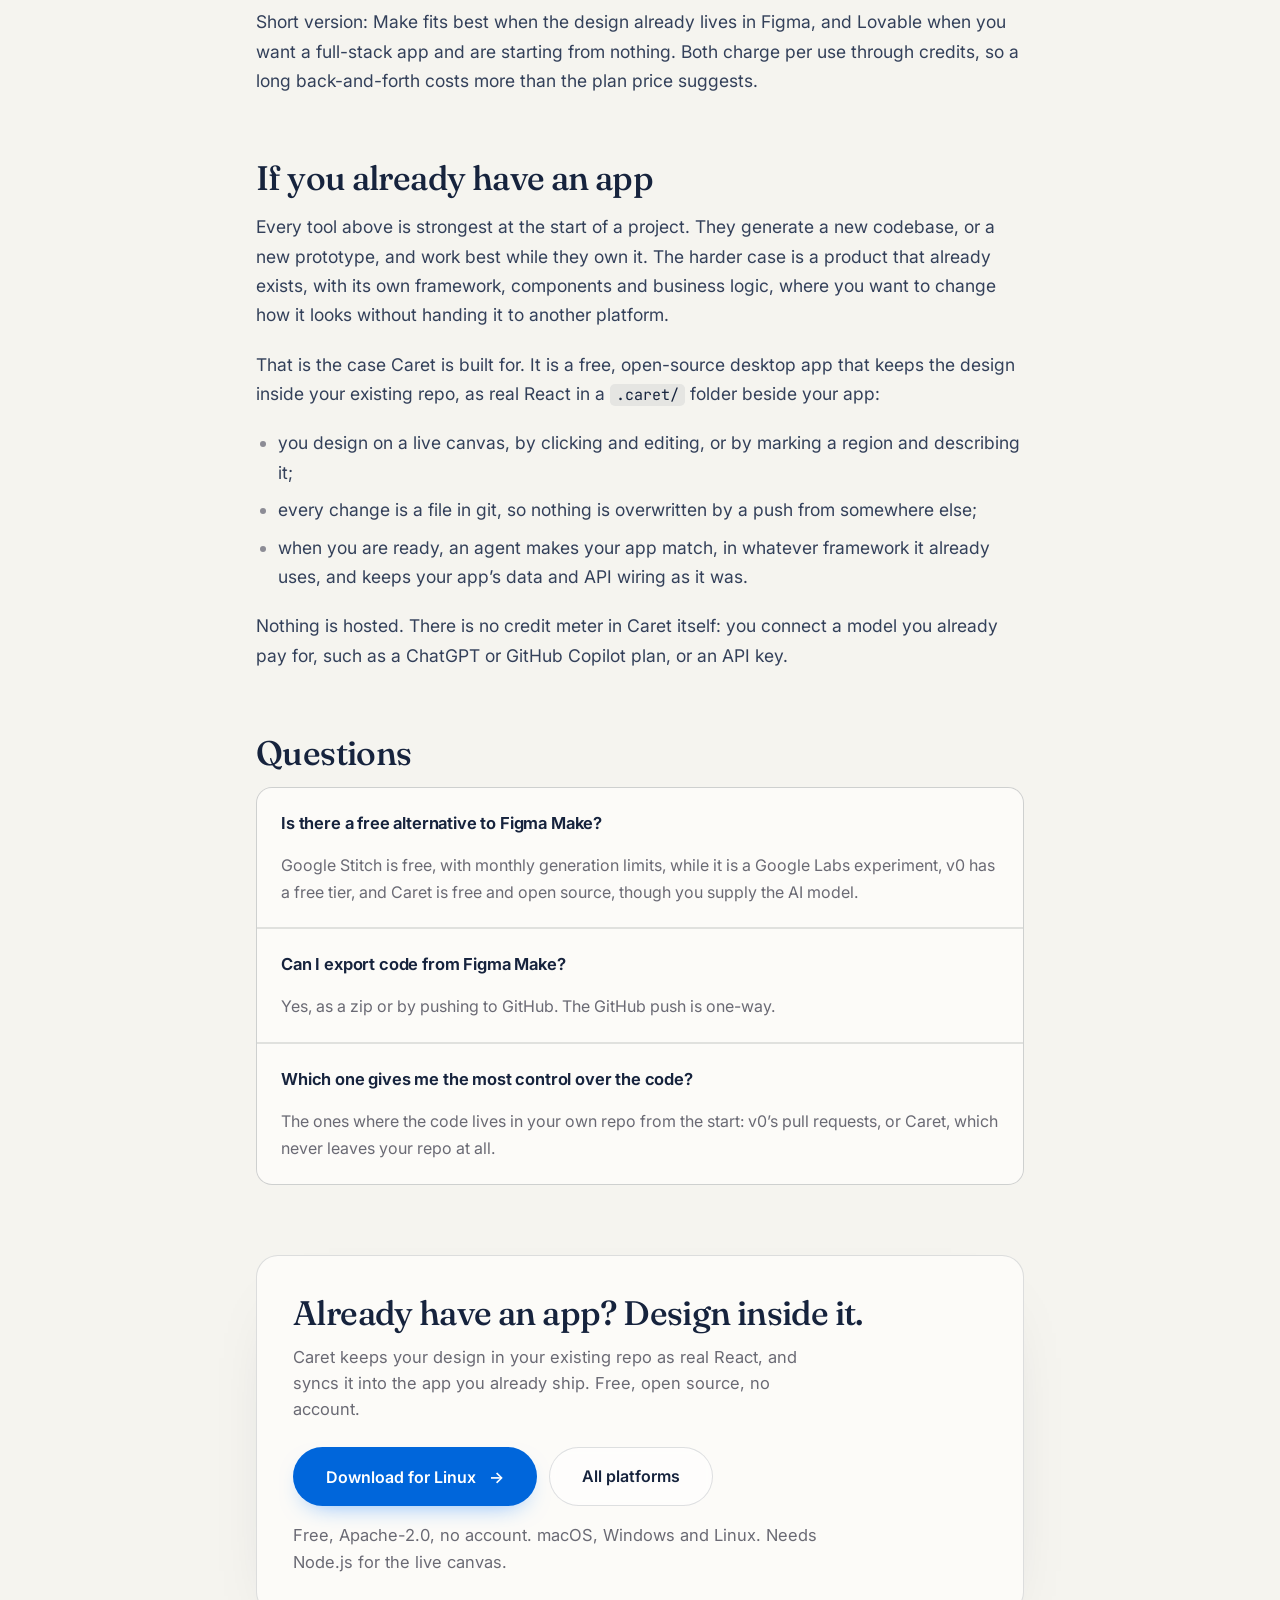
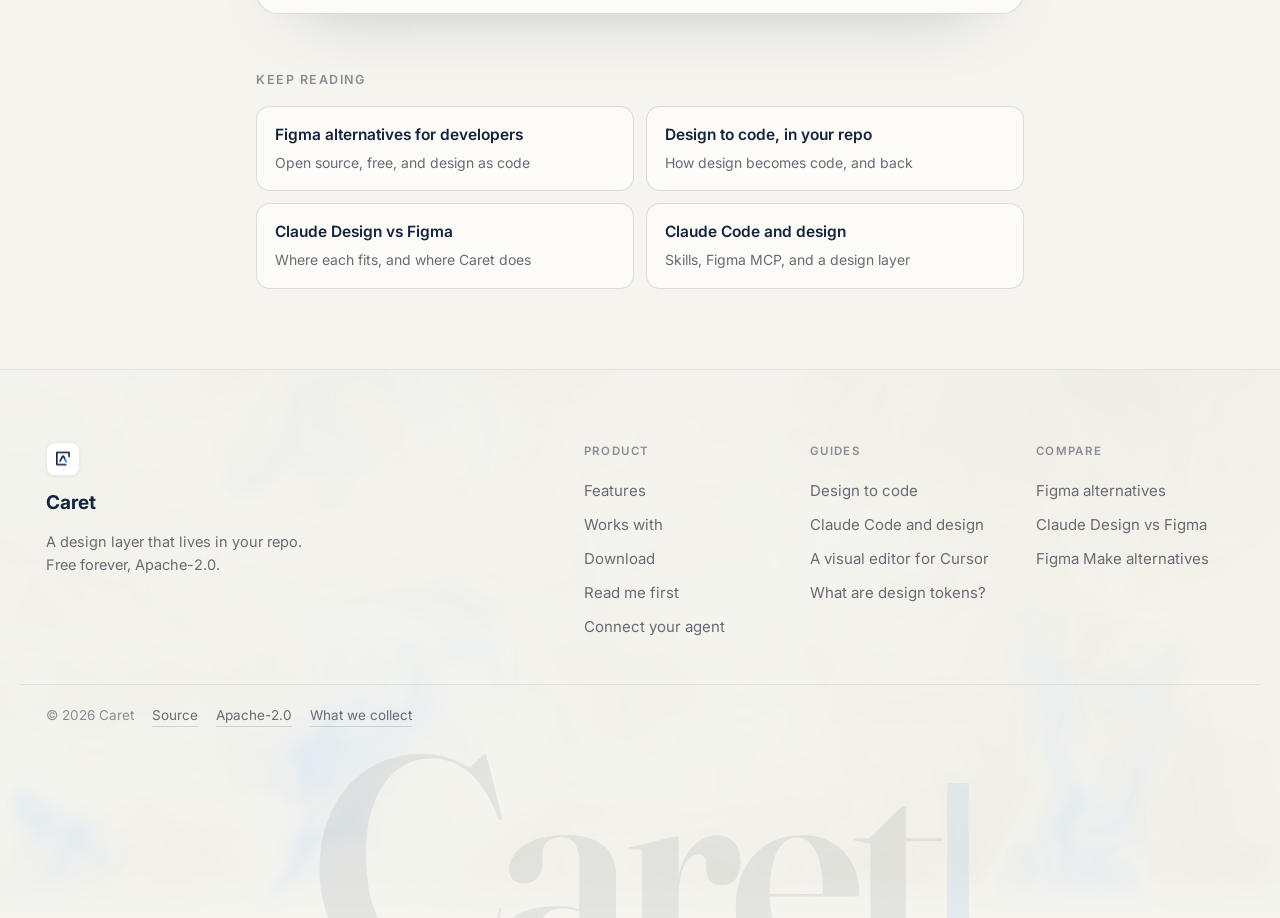
<file: figma-make-alternative/index.html>
<!doctype html>
<html lang="en">
<head>
  <meta charset="utf-8" />
  <meta name="viewport" content="width=device-width, initial-scale=1" />
  <title>Figma Make alternatives: Lovable, v0, Bolt, Stitch compared (2026)</title>
  <meta name="description" content="Figma Make alternatives compared on code ownership, GitHub sync and backend: Lovable, v0, Bolt, Google Stitch, Magic Patterns, and Caret for existing apps." />
  <link rel="canonical" href="https://caretai.cloud/figma-make-alternative/" />
  <link rel="icon" type="image/png" href="/assets/caret-logo.png" />
  <meta property="og:title" content="Figma Make alternatives: Lovable, v0, Bolt, Stitch compared (2026)" />
  <meta property="og:description" content="Figma Make alternatives compared on code ownership, GitHub sync and backend: Lovable, v0, Bolt, Google Stitch, Magic Patterns, and Caret for existing apps." />
  <meta property="og:type" content="article" />
  <meta property="og:url" content="https://caretai.cloud/figma-make-alternative/" />
  <meta property="og:image" content="https://caretai.cloud/assets/guides/figma-alternative.webp" />
  <meta name="twitter:card" content="summary_large_image" />

  <link rel="preconnect" href="https://fonts.googleapis.com" />
  <link rel="preconnect" href="https://fonts.gstatic.com" crossorigin />
  <link href="https://fonts.googleapis.com/css2?family=Fraunces:opsz,wght@9..144,400;9..144,500;9..144,600;9..144,700&family=Inter:wght@400;500;600;700&family=JetBrains+Mono:wght@400;500&display=swap" rel="stylesheet" />
  <link rel="stylesheet" href="/styles.css" />
  <link rel="stylesheet" href="/page.css" />
  <script type="application/ld+json">
  {
    "@context": "https://schema.org",
    "@graph": [
      {
        "@type": "Article",
        "headline": "Figma Make alternatives, and Figma Make vs Lovable",
        "description": "Figma Make alternatives compared on code ownership, GitHub sync and backend: Lovable, v0, Bolt, Google Stitch, Magic Patterns, and Caret for existing apps.",
        "datePublished": "2026-10-06",
        "dateModified": "2026-10-06",
        "mainEntityOfPage": "https://caretai.cloud/figma-make-alternative/",
        "image": "https://caretai.cloud/assets/guides/figma-alternative.webp",
        "author": { "@type": "Organization", "name": "Caret", "url": "https://caretai.cloud/" },
        "publisher": { "@type": "Organization", "name": "Caret", "logo": { "@type": "ImageObject", "url": "https://caretai.cloud/assets/caret-logo.png" } }
      },
      {
        "@type": "BreadcrumbList",
        "itemListElement": [
          { "@type": "ListItem", "position": 1, "name": "Caret", "item": "https://caretai.cloud/" },
          { "@type": "ListItem", "position": 2, "name": "Figma Make alternatives", "item": "https://caretai.cloud/figma-make-alternative/" }
        ]
      }
    ]
  }
  </script>
</head>
<body class="page">
  <!-- ───────── NAV ───────── -->
  <header class="nav">
    <a class="brand" href="/" aria-label="Caret home">
      <span class="logo-chip"><img src="/assets/caret-logo.png" alt="" /></span>
      <span class="brand-name">Caret</span>
    </a>
    <nav class="nav-links">
      <a href="/#features">Features</a>
      <a href="/#how">How it works</a>
      <a href="/design-to-code/">Design to code</a>
      <a href="/claude-code-design/">Claude Code</a>
      <a href="https://github.com/precious112/caret-desktop" target="_blank" rel="noopener">GitHub</a>
    </nav>
    <a class="btn btn-ink btn-sm" href="/#download">Download</a>
  </header>

  <main>
    <header class="art-head">
      <p class="crumbs"><a href="/">Caret</a> / Compare</p>
      <h1>Figma Make alternatives, and Figma Make vs Lovable</h1>
      <p class="art-lede">Figma Make turns a prompt or a design into a working front end. The tools people
      compare it with all do something similar, and differ in the part that matters a month later: where
      the code lives and whether you can keep working on it.</p>
      <p class="art-meta">Updated 6 October 2026 &middot; 7 min read &middot; Caret is not affiliated with any product named here. Details checked on the date above.</p>
    </header>

    <figure class="art-banner">
      <img src="/assets/guides/figma-alternative.webp" width="1376" height="768" alt="An app design rising out of a project folder and turning into code, while separate design-tool windows drift away" />
    </figure>

    <article class="prose">
      <h2 id="make">What Figma Make is</h2>
      <p>Figma announced Make at Config in May 2025 and made it
      <a href="https://www.figma.com/blog/figma-make-general-availability/" rel="noopener">generally available</a>
      on 24 July 2025. It is a prompt-to-app tool inside Figma: describe a screen, or start from a design or
      image, and it builds a working prototype. Full use needs a Full seat, and each prompt spends AI credits
      (<a href="https://help.figma.com/hc/en-us/articles/42614902212887-AI-credit-updates-FAQ" rel="noopener">credit FAQ</a>).</p>
      <p>You can download Make&rsquo;s code as a zip or push it to GitHub. The push is
      <a href="https://help.figma.com/hc/en-us/articles/35463818346647-Push-from-Figma-Make-to-GitHub" rel="noopener">one-way</a>:
      changes made on the GitHub side are overwritten by the next push from Make. If you plan to keep working on the code outside Make, that one detail matters most.</p>

      <h2 id="table">The alternatives at a glance</h2>
      <div class="table-wrap">
        <table>
          <thead><tr><th>Tool</th><th>What it makes</th><th>Where the code lives</th><th>Good for</th></tr></thead>
          <tbody>
            <tr><th>Lovable</th><td>Full-stack apps from chat</td><td>In Lovable, with two-way GitHub sync</td><td>Shipping a new app without a separate backend setup</td></tr>
            <tr><th>v0</th><td>Next.js, Tailwind and shadcn/ui apps</td><td>Deploys, or opens a pull request</td><td>React teams who want generated code in review</td></tr>
            <tr><th>Bolt</th><td>Apps and websites from chat, with hosting and databases</td><td>In Bolt</td><td>Quick full-stack prototypes</td></tr>
            <tr><th>Google Stitch</th><td>UI designs and front-end code from prompts or images</td><td>Exports code, or pastes to Figma</td><td>Exploring UI ideas, free, from Google Labs</td></tr>
            <tr><th>Magic Patterns</th><td>Generated UI for product teams</td><td>In Magic Patterns</td><td>Product managers prototyping features</td></tr>
            <tr><th>Caret</th><td>Pages as real React in your own repo</td><td>Your repo, in <code>.caret/</code></td><td>Designing for an app that already exists</td></tr>
          </tbody>
        </table>
      </div>

      <h3>Lovable</h3>
      <p>The most common comparison. Lovable builds full-stack apps from chat, including a database and
      deploys. Its <a href="https://docs.lovable.dev/integrations/github" rel="noopener">GitHub integration</a>
      syncs both ways on one branch: changes in Lovable are pushed to GitHub, and changes pushed to that
      branch come back into Lovable. The code is stored and managed on Lovable&rsquo;s platform.</p>
      <h3>v0</h3>
      <p>Vercel&rsquo;s <a href="https://v0.app/docs" rel="noopener">v0</a> generates Next.js with Tailwind and
      shadcn/ui, can start from a screenshot or Figma file, and can open a pull request for review. There is a
      free tier with a daily message limit.</p>
      <h3>Bolt</h3>
      <p><a href="https://bolt.new/" rel="noopener">Bolt</a> builds apps and websites by chat and handles
      hosting and databases for you.</p>
      <h3>Google Stitch</h3>
      <p>A Google Labs <a href="https://developers.googleblog.com/en/stitch-a-new-way-to-design-uis/" rel="noopener">experiment</a>
      that turns prompts and images into UI designs and front-end code, which you can paste into Figma.</p>
      <h3>Magic Patterns</h3>
      <p><a href="https://www.magicpatterns.com/" rel="noopener">Magic Patterns</a> describes itself as an AI
      design tool that helps product teams go from idea to production by generating UI.</p>

      <h2 id="vs-lovable">Figma Make vs Lovable</h2>
      <div class="table-wrap">
        <table>
          <thead><tr><th></th><th>Figma Make</th><th>Lovable</th></tr></thead>
          <tbody>
            <tr><th>Starting point</th><td>A prompt, or a design already in Figma</td><td>A prompt</td></tr>
            <tr><th>Back end</th><td>Prototypes and web apps, with an optional Supabase backend and publishing</td><td>Full stack, with a database and deploys</td></tr>
            <tr><th>GitHub</th><td>One-way push</td><td>Two-way sync on one branch</td></tr>
            <tr><th>Best when</th><td>Your team already designs in Figma</td><td>You want a full-stack app from scratch</td></tr>
          </tbody>
        </table>
      </div>
      <p>Short version: Make fits best when the design already lives in Figma, and Lovable when you want a
      full-stack app and are starting from nothing. Both charge per use through credits, so a long back-and-forth costs more than
      the plan price suggests.</p>

      <h2 id="existing">If you already have an app</h2>
      <p>Every tool above is strongest at the start of a project. They generate a new codebase, or a new
      prototype, and work best while they own it. The harder case is a product that already exists, with its
      own framework, components and business logic, where you want to change how it looks without handing it
      to another platform.</p>
      <p>That is the case Caret is built for. It is a free, open-source desktop app that keeps the design inside
      your existing repo, as real React in a <code>.caret/</code> folder beside your app:</p>
      <ul>
        <li>you design on a live canvas, by clicking and editing, or by marking a region and describing it;</li>
        <li>every change is a file in git, so nothing is overwritten by a push from somewhere else;</li>
        <li>when you are ready, an agent makes your app match, in whatever framework it already uses, and keeps
        your app&rsquo;s data and API wiring as it was.</li>
      </ul>
      <p>Nothing is hosted. There is no credit meter in Caret itself: you connect a model you already pay for,
      such as a ChatGPT or GitHub Copilot plan, or an API key.</p>

      <h2 id="faq">Questions</h2>
      <ul class="faq">
        <li>
          <h3>Is there a free alternative to Figma Make?</h3>
          <p>Google Stitch is free, with monthly generation limits, while it is a Google Labs experiment, v0 has a free tier, and Caret is free and open
          source, though you supply the AI model.</p>
        </li>
        <li>
          <h3>Can I export code from Figma Make?</h3>
          <p>Yes, as a zip or by pushing to GitHub. The GitHub push is one-way.</p>
        </li>
        <li>
          <h3>Which one gives me the most control over the code?</h3>
          <p>The ones where the code lives in your own repo from the start: v0&rsquo;s pull requests, or Caret,
          which never leaves your repo at all.</p>
        </li>
      </ul>
    </article>

    <section class="art-cta">
      <div class="art-cta-card">
        <h2>Already have an app? Design inside it.</h2>
        <p>Caret keeps your design in your existing repo as real React, and syncs it into the app you already ship. Free, open source, no account.</p>
        <div class="hero-cta">
          <button class="btn btn-ink btn-lg btn-cta" id="dlPrimary" data-url="https://github.com/precious112/caret-desktop/releases/latest/download/Caret-macOS-arm64.zip">Download for macOS</button>
          <a class="btn btn-line btn-lg" href="/#download">All platforms</a>
        </div>
        <p class="fine" style="margin-top:16px">Free, Apache-2.0, no account. macOS, Windows and Linux. Needs Node.js for the live canvas.</p>
      </div>
    </section>

    <section class="related">
      <h2>Keep reading</h2>
      <ul>
        <li><a href="/figma-alternative/"><b>Figma alternatives for developers</b><span>Open source, free, and design as code</span></a></li>
        <li><a href="/design-to-code/"><b>Design to code, in your repo</b><span>How design becomes code, and back</span></a></li>
        <li><a href="/claude-design-vs-figma/"><b>Claude Design vs Figma</b><span>Where each fits, and where Caret does</span></a></li>
        <li><a href="/claude-code-design/"><b>Claude Code and design</b><span>Skills, Figma MCP, and a design layer</span></a></li>
      </ul>
    </section>
  </main>

  <!-- ───────── FOOTER ───────── -->
  <footer class="footer">
    <canvas class="footer-shader" id="footShader" aria-hidden="true"></canvas>
    <div class="footer-inner">
      <div class="footer-brand">
        <span class="logo-chip"><img src="/assets/caret-logo.png" alt="" /></span>
        <span class="brand-name">Caret</span>
        <p>A design layer that lives in your repo.<br />Free forever, Apache-2.0.</p>
      </div>
      <div class="footer-cols">
        <div>
          <h4>Product</h4>
          <a href="/#features">Features</a>
          <a href="/#agents">Works with</a>
          <a href="/#download">Download</a>
          <a href="https://github.com/precious112/caret-desktop#readme" target="_blank" rel="noopener">Read me first</a>
          <a href="https://github.com/precious112/caret-desktop/blob/main/docs/connect-an-agent.md" target="_blank" rel="noopener">Connect your agent</a>
        </div>
        <div>
          <h4>Guides</h4>
          <a href="/design-to-code/">Design to code</a>
          <a href="/claude-code-design/">Claude Code and design</a>
          <a href="/cursor-visual-editor/">A visual editor for Cursor</a>
          <a href="/design-tokens/">What are design tokens?</a>
        </div>
        <div>
          <h4>Compare</h4>
          <a href="/figma-alternative/">Figma alternatives</a>
          <a href="/claude-design-vs-figma/">Claude Design vs Figma</a>
          <a href="/figma-make-alternative/">Figma Make alternatives</a>
        </div>
      </div>
    </div>
    <div class="footer-fine">
      <span>&copy; 2026 Caret</span>
      <a href="https://github.com/precious112/caret-desktop" target="_blank" rel="noopener">Source</a>
      <a href="https://github.com/precious112/caret-desktop/blob/main/LICENSE" target="_blank" rel="noopener">Apache-2.0</a>
      <a href="https://github.com/precious112/caret-desktop/blob/main/docs/telemetry.md" target="_blank" rel="noopener">What we collect</a>
    </div>
    <div class="footer-mark" aria-hidden="true">Caret<i></i></div>
  </footer>

  <!-- ───────── STAR MODAL ───────── -->
  <div class="modal-overlay" id="starModal" hidden>
    <div class="modal" role="dialog" aria-modal="true" aria-labelledby="starTitle">
      <button class="modal-close" id="starClose" aria-label="Close">×</button>
      <div class="modal-star">★</div>
      <h3 id="starTitle">Your download is starting</h3>
      <p>Caret is free and open source. If it's useful to you, a GitHub star genuinely helps it grow.</p>
      <div class="modal-btns">
        <a class="btn btn-ink" id="starGo" href="https://github.com/precious112/caret-desktop" target="_blank" rel="noopener">★ Star on GitHub</a>
        <button class="btn btn-line" id="starLater">Maybe later</button>
      </div>
    </div>
  </div>

  <script src="/hero-shader.js"></script>
  <script src="/main.js"></script>
</body>
</html>
</file>
<file: styles.css>
/* ============================================================
   Caret landing — warm light, editorial serif, product-forward
   ============================================================ */
:root {
  --paper:   #f5f4ef;          /* warm off-white background */
  --paper-2: #fcfbf8;          /* raised / cards */
  --paper-3: #edeae1;          /* inset ground, one step deeper than the page */
  --ink:     #16233d;          /* Caret navy, doubling as the text colour */
  --ink-2:   #33405a;
  --muted:   #6a6a74;
  --muted-2: #8c8c95;
  --line:    rgba(22,35,61,.14);
  --line-soft: rgba(22,35,61,.09);
  /* Caret's own palette, from desktop/renderer/src/styles.css. The app runs
     these on a near-black shell; on warm paper #0b7aff only reaches 4.0:1
     against white and 3.6:1 as a link, so anything carrying TEXT uses the
     brand's own press step (#0066db, 5.4:1 and 4.9:1). Same brand, the step
     that survives a light surface. */
  --brand:       #0b7aff;      /* identity: shader, decoration, hovers */
  --brand-deep:  #0066db;      /* the text-bearing step */
  --brand-deeper:#0059c2;      /* pressed */
  --navy:        #16233d;      /* Caret's secondary */
  --accent:  var(--brand-deep);
  --shot-bg: #101a2c;          /* navy-leaning product window chrome */
  --maxw:    1080px;
  --maxw-hero: 1240px;
  --serif:   'Fraunces', Georgia, 'Times New Roman', serif;
  --sans:    'Inter', -apple-system, BlinkMacSystemFont, 'Segoe UI', sans-serif;
  --mono:    'JetBrains Mono', ui-monospace, SFMono-Regular, Menlo, monospace;
}

* { box-sizing: border-box; margin: 0; padding: 0; }
html { scroll-behavior: smooth; -webkit-text-size-adjust: 100%; }
body {
  font-family: var(--sans);
  background: var(--paper);
  color: var(--ink);
  line-height: 1.6;
  -webkit-font-smoothing: antialiased;
  text-rendering: optimizeLegibility;
  overflow-x: hidden;
}
a { color: inherit; text-decoration: none; }
img { display: block; max-width: 100%; }
code { font-family: var(--mono); }
em { font-style: italic; }
.eyebrow {
  display: inline-block; font-size: 12.5px; font-weight: 600; letter-spacing: .14em;
  text-transform: uppercase; color: var(--muted-2); margin-bottom: 18px;
}

/* ---------- logo chip (rounded white square) ---------- */
.logo-chip {
  display: inline-flex; align-items: center; justify-content: center;
  width: 34px; height: 34px; border-radius: 9px; background: #fff;
  border: 1px solid var(--line-soft); box-shadow: 0 1px 3px rgba(0,0,0,.06);
  flex-shrink: 0;
}
.logo-chip img { width: 74%; height: 74%; object-fit: contain; }
.logo-chip-lg { width: 76px; height: 76px; border-radius: 18px; box-shadow: 0 8px 24px -10px rgba(0,0,0,.25); margin-bottom: 30px; }

/* ---------- buttons ---------- */
.btn {
  display: inline-flex; align-items: center; justify-content: center; gap: 8px;
  font-family: var(--sans); font-weight: 600; font-size: 15px;
  padding: 13px 24px; border-radius: 999px; border: 1px solid transparent;
  cursor: pointer; transition: transform .14s ease, background .18s ease, border-color .18s, color .18s, box-shadow .18s;
  white-space: nowrap;
}
.btn-sm { padding: 9px 18px; font-size: 14px; }
.btn-lg { padding: 16px 32px; font-size: 16px; }
.btn-ink { background: var(--brand-deep); color: #fff; box-shadow: 0 10px 26px -14px rgba(11,122,255,.65); }
.btn-ink:hover { background: var(--brand); transform: translateY(-1px); box-shadow: 0 14px 32px -14px rgba(11,122,255,.75); }
.btn-ink:active { background: var(--brand-deeper); transform: none; }
.btn-line { background: rgba(255,255,255,.55); color: var(--ink); border-color: var(--line); backdrop-filter: blur(6px); }
.btn-line:hover { border-color: var(--navy); color: var(--navy); transform: translateY(-1px); }

/* ---------- layout ---------- */
section { max-width: var(--maxw); margin: 0 auto; padding: 110px 26px; }

/* ---------- nav ---------- */
.nav {
  position: sticky; top: 0; z-index: 50; display: flex; align-items: center; gap: 22px;
  max-width: var(--maxw); margin: 0 auto; padding: 16px 26px;
}
.nav { max-width: var(--maxw-hero); }
/* Transparent over the hero shader, frosted once the page has moved — a
   translucent bar sitting on the shader at rest reads as a seam. */
.nav::before {
  content: ""; position: absolute; inset: 0; z-index: -1;
  background: rgba(245,244,239,.82); backdrop-filter: blur(12px);
  border-bottom: 1px solid var(--line-soft);
  opacity: 0; transition: opacity .22s ease;
}
.nav.is-stuck::before { opacity: 1; }
.brand { display: flex; align-items: center; gap: 11px; }
.brand-name { font-weight: 700; font-size: 19px; letter-spacing: -.01em; }
.nav-links { display: flex; gap: 28px; margin-left: auto; }
.nav-links a { color: var(--muted); font-size: 15px; font-weight: 500; transition: color .15s; }
.nav-links a:hover { color: var(--ink); }

/* ---------- hero ---------- */
/* Full-bleed so the shader reaches the edges, with the content constrained
   inside it. The shader sits at z-index 0 under a positioned .hero-inner
   rather than behind the section, so nothing below can paint over it. */
.hero {
  position: relative; isolation: isolate; overflow: hidden;
  max-width: none; padding: 0;
  /* Stands in for the shader when WebGL is unavailable, and paints the first
     frame before the canvas has its own. */
  background:
    radial-gradient(120% 90% at 72% 46%, #fdfdfe 0%, rgba(253,253,254,0) 55%),
    radial-gradient(90% 70% at 88% 22%, rgba(146,175,245,.30) 0%, rgba(146,175,245,0) 60%),
    radial-gradient(80% 80% at 96% 86%, rgba(219,206,180,.45) 0%, rgba(219,206,180,0) 62%),
    var(--paper);
}
.hero-shader {
  position: absolute; inset: 0; z-index: 0;
  width: 100%; height: 100%; display: block;
  opacity: 0; transition: opacity .5s ease;
}
.hero-shader.is-live { opacity: 1; }

.hero-inner {
  position: relative; z-index: 1;
  max-width: var(--maxw-hero); margin: 0 auto;
  padding: 84px 26px 104px;
}
.hero-copy { max-width: 780px; margin: 0 auto; text-align: center; }
.hero-title {
  font-family: var(--serif); font-weight: 500;
  font-size: clamp(33px, 4.4vw, 60px); line-height: 1.04; letter-spacing: -.022em;
  margin-bottom: 22px; text-wrap: balance;
}
.hero-sub {
  font-size: clamp(16.5px, 1.35vw, 19px); color: var(--muted); line-height: 1.55;
  max-width: 62ch; margin: 0 auto;
}
.hero-sub code {
  font-size: .92em; color: var(--ink-2); background: rgba(22,35,61,.06);
  padding: 1px 6px; border-radius: 5px;
}
.hero-cta { display: flex; gap: 12px; flex-wrap: wrap; margin: 32px 0 18px; justify-content: center; }
.hero-meta { font-size: 13.5px; color: var(--muted-2); }
.hero-meta a { color: var(--muted); border-bottom: 1px solid var(--line); }
.hero-meta a:hover { color: var(--accent); border-color: var(--accent); }

/* ---------- product window (shot) ---------- */
.shot {
  width: 100%; border-radius: 14px; overflow: hidden; background: var(--shot-bg);
  border: 1px solid rgba(0,0,0,.16);
  box-shadow: 0 50px 100px -40px rgba(20,24,40,.45), 0 8px 24px -12px rgba(0,0,0,.2);
}
.shot-bar {
  display: flex; align-items: center; gap: 7px; padding: 12px 16px;
  background: rgba(255,255,255,.04); border-bottom: 1px solid rgba(255,255,255,.07);
}
.shot-bar span { width: 11px; height: 11px; border-radius: 50%; background: rgba(255,255,255,.18); }
.shot-bar em { margin-left: 10px; font-family: var(--mono); font-size: 12px; font-style: normal; color: rgba(255,255,255,.45); }
.shot-media { width: 100%; display: block; }
.hero-shot { width: 100%; }

/* ---------- hero demo: the canvas and the file it writes to ----------
   One window, not two. The page and the file it writes to are the same object,
   so they share a frame and a title strip and are divided by a single rule.
   The file reads as a sidebar on the canvas rather than a second screenshot
   sitting next to it.

   The columns stretch to a common height, which is why the code panel no
   longer needs its height set from script: the video column is the taller of
   the two at most widths, and `.code-body` absorbs whatever is left over. When
   the code is the taller one the video centres in its column instead, so the
   spare room reads as window padding rather than a gap at the bottom.
   -------------------------------------------------------------------- */
.hero-demo {
  margin-top: clamp(40px, 5vw, 62px);
  display: grid; grid-template-columns: minmax(0, 1.34fr) minmax(0, .9fr);
  align-items: stretch;
  border-radius: 16px; overflow: hidden; background: var(--shot-bg);
  border: 1px solid rgba(0,0,0,.16);
  box-shadow: 0 50px 100px -40px rgba(20,24,40,.45), 0 8px 24px -12px rgba(0,0,0,.2);
}
.hero-demo .hero-shot,
.hero-demo .code {
  border: 0; border-radius: 0; box-shadow: none; background: transparent;
  min-width: 0;
}
.hero-demo .hero-shot { display: flex; flex-direction: column; }
.hero-demo .shot-media { margin: auto 0; }
.hero-demo .code { border-left: 1px solid rgba(255,255,255,.09); }

.code { display: flex; flex-direction: column; min-width: 0; }
/* the two halves of the title strip have to agree on a height or the rule
   between them steps */
.shot-bar, .code-bar { height: 44px; padding-block: 0; flex-shrink: 0; }

.code-bar {
  display: flex; align-items: center; gap: 9px; padding: 0 15px;
  background: rgba(255,255,255,.04); border-bottom: 1px solid rgba(255,255,255,.07);
}
.code-dot {
  width: 7px; height: 7px; border-radius: 50%; background: #3ecf7a; flex-shrink: 0;
  box-shadow: 0 0 0 3px rgba(62,207,122,.16);
}
.code-bar em {
  font-family: var(--mono); font-size: 11.5px; font-style: normal;
  color: rgba(255,255,255,.62); letter-spacing: .01em;
  overflow: hidden; text-overflow: ellipsis; white-space: nowrap;
}
.code-body {
  --lh: 19.5px;
  flex: 1 1 auto; display: flex; flex-direction: column; justify-content: center;
  padding: 12px 0; overflow: hidden; min-height: 0;
  font-family: var(--mono); font-size: 11px; line-height: var(--lh);
  color: rgba(255,255,255,.72);
}
.ln { display: flex; align-items: center; height: var(--lh); white-space: pre; }
.ln > i {
  flex: 0 0 38px; text-align: right; padding-right: 12px; font-style: normal;
  color: rgba(255,255,255,.26); font-size: 10.5px; user-select: none;
}
.ln > code { padding-right: 14px; overflow: hidden; text-overflow: ellipsis; }
.ln-gap > i::after { content: "\22EF"; }

/* syntax */
.t-pun  { color: rgba(255,255,255,.38); }
.t-tag  { color: #6f9ad8; }
.t-attr { color: #a8c7ff; }
.t-str  { color: #cdbb93; }
.t-hit  { color: #fff; font-weight: 500; }

/* the diff itself: three states, driven by the video's clock.
   idle     -> only the old line, plain
   firing   -> old line red, new line slides in green
   settled  -> old line collapsed away, new line keeps the text, loses the tint */
.row-del, .row-add { transition: height .3s cubic-bezier(.2,.7,.2,1), opacity .22s ease, background-color .55s ease; }
.row-add { height: 0; opacity: 0; }
.hunk.is-firing .row-add, .hunk.is-settled .row-add { height: var(--lh); opacity: 1; }
.hunk.is-settled .row-del { height: 0; opacity: 0; }

.hunk.is-firing .row-del { background: rgba(255,106,106,.17); }
.hunk.is-firing .row-add { background: rgba(62,207,122,.20); }
.hunk.is-firing .row-del > i, .hunk.is-firing .row-add > i { color: transparent; }
.hunk.is-firing .row-del > i::before { content: "-"; color: #ff9b9b; }
.hunk.is-firing .row-add > i::before { content: "+"; color: #6fe3a3; }
.hunk.is-firing .row-del > code { color: rgba(255,196,196,.85); }

.code-foot {
  flex-shrink: 0; min-height: 40px; display: flex; align-items: center;
  padding: 0 15px; border-top: 1px solid rgba(255,255,255,.07);
  background: rgba(255,255,255,.02);
}
.code-note {
  font-family: var(--mono); font-size: 11px; color: #6fe3a3;
  opacity: 0; transition: opacity .3s ease;
  overflow: hidden; text-overflow: ellipsis; white-space: nowrap;
}
.code-note.on { opacity: 1; }

/* ---------- why: one sentence, lit word by word on scroll ---------- */
.why { padding: 150px 26px 140px; }
.why-line {
  font-family: var(--serif); font-weight: 500;
  font-size: clamp(33px, 5.4vw, 74px); line-height: 1.06; letter-spacing: -.022em;
  max-width: 19ch;
}
.why-line .w {
  display: inline-block; opacity: .13; transform: translateY(4px);
  transition: opacity .5s ease, transform .5s cubic-bezier(.2,.7,.2,1);
}
.why-line .w.lit { opacity: 1; transform: none; }
.why-line .w.dim { color: var(--muted-2); }
.why-after { margin-top: 40px; font-size: 17px; color: var(--muted); max-width: 50ch; }

/* ---------- features: the rail ----------
   Structure from Aceternity's Timeline, read out of its shadcn registry, then
   reskinned. Four things carry it: the title PINS while its content scrolls
   past, the rail is masked so it fades out at both ends rather than stopping
   dead, the beam has a soft leading edge, and each node is a solid paper circle
   that the rail passes behind. */
.feat { padding: 30px 0 130px; max-width: none; }
.feat-head { max-width: 1280px; margin: 0 auto; padding: 0 26px; }
.feat-head .h2, .stop .h2, .dl-title, .cloud-mid .h2, .how-head .h2, .qa-head {
  font-family: var(--serif); font-weight: 500; letter-spacing: -.022em; line-height: 1.08;
}
.feat-head .h2 { font-size: clamp(29px, 3.6vw, 45px); max-width: 22ch; }
.how-head .h2 { font-size: clamp(29px, 3.6vw, 45px); }
.feat-head p { margin-top: 15px; color: var(--muted); font-size: 17px; max-width: 46ch; }

.tl { position: relative; max-width: 1280px; margin: 0 auto; padding: 0 26px; }
.tl .rail {
  position: absolute; left: 31px; top: 0; width: 2px; overflow: hidden;
  background: linear-gradient(to bottom, transparent 0%, var(--line) 12%, var(--line) 88%, transparent 100%);
  -webkit-mask-image: linear-gradient(to bottom, transparent 0%, #000 9%, #000 91%, transparent 100%);
          mask-image: linear-gradient(to bottom, transparent 0%, #000 9%, #000 91%, transparent 100%);
}
.tl .beam {
  position: absolute; inset-inline: 0; top: 0; width: 2px; height: 0; border-radius: 2px;
  background: linear-gradient(to top, var(--brand) 0%, var(--brand) 55%, rgba(11,122,255,0) 100%);
}
.tl .row { display: flex; justify-content: flex-start; gap: 44px; padding-top: 150px; }
.tl .row:first-child { padding-top: 66px; }
.tl .pin {
  position: sticky; top: 150px; align-self: flex-start; z-index: 4;
  display: flex; align-items: center; flex: 0 0 400px; max-width: 400px;
}
.tl .knot {
  position: absolute; left: -16px; width: 44px; height: 44px; border-radius: 50%;
  background: var(--paper); display: flex; align-items: center; justify-content: center;
}
.tl .knot i {
  width: 14px; height: 14px; border-radius: 50%; background: var(--paper-3);
  border: 1px solid var(--line); transition: background .35s, border-color .35s, transform .35s;
}
.tl .row.on .knot i { background: var(--brand); border-color: var(--brand); transform: scale(1.1); }
.tl .pin h3 {
  padding-left: 78px; font-family: var(--serif); font-weight: 500;
  font-size: clamp(28px, 2.9vw, 38px); line-height: 1.08; letter-spacing: -.02em;
  color: var(--muted-2); transition: color .4s ease;
}
.tl .row.on .pin h3 { color: var(--ink); }
.tl .body { flex: 1; min-width: 0; }
.tl .body p { margin: 0 0 24px; color: var(--ink-2); font-size: 17.5px; line-height: 1.6; max-width: 58ch; }
.tl .body .more { color: var(--muted); font-size: 15.5px; margin: -14px 0 26px; max-width: 54ch; }

/* ---------- what you stop doing ---------- */
.stop { max-width: none; padding: 0; }
.stop-inner { max-width: 1180px; margin: 0 auto; padding: 120px 26px 130px; }
.stop-head {
  font-size: clamp(29px, 3.6vw, 46px); max-width: 14ch; margin: 0 0 70px;
}
.stop-list {
  list-style: none; display: grid; grid-template-columns: 1fr 1fr; gap: 58px 76px;
}
.stop-list li { padding-top: 24px; border-top: 1px solid var(--line); }
.stop-list h3 {
  font-family: var(--serif); font-weight: 500; font-size: 25px;
  letter-spacing: -.018em; line-height: 1.18; margin-bottom: 12px;
}
.stop-list p { color: var(--muted); font-size: 16.5px; line-height: 1.6; max-width: 40ch; }

/* The problem section borrows this layout but is describing the state the
   reader is already in, not something Caret does, so it is drawn the way the
   old model is drawn in the insight section: a dashed rule and no accent.
   Identical styling in both places would read as two benefit lists. */
.problem .stop-head { max-width: 20ch; }
.problem .stop-list li { border-top-style: dashed; border-top-color: var(--line-soft); }
.problem .stop-list h3 { color: var(--ink-2); }
.stop-list code {
  font-size: 13.5px; background: rgba(22,35,61,.07); padding: 1px 5px; border-radius: 5px;
}

/* ---------- agents: the ring cloud ----------
   Mechanic from Onlook's contributor section (read from their repo). Two rings
   counter-rotate at 280s and 290s, and every tile counter-rotates on the same
   clock so it never tumbles. The card's overflow:hidden is the real trick: it
   crops the rings to their left and right arcs, so they read as drifting
   clusters rather than as two obvious circles. */
.agents { max-width: none; padding: 40px 26px 130px; }
.cloud {
  position: relative; overflow: hidden; border-radius: 28px;
  max-width: 900px; margin: 0 auto;
  background: var(--paper-2); border: 1px solid var(--line-soft);
  box-shadow: 0 40px 90px -50px rgba(22,35,61,.30);
  padding: 146px 40px; display: flex; flex-direction: column; align-items: center; text-align: center;
}
.cloud .rings { position: absolute; left: 50%; top: 50%; transform: translate(-50%,-50%); pointer-events: none; }
.cloud .ring { position: absolute; left: 50%; top: 50%; width: 100%; height: 100%; }
.cloud .ring.a { animation: spin-fwd 300s linear infinite; }
.cloud .ring.b { animation: spin-rev 230s linear infinite; }
/* The chip counter-rotates so a logo stays upright in a turning ring. It needs
   its OWN keyframes: the ring's carry a translate(-50%,-50%) for the centring,
   and a chip is placed by explicit left/top, so borrowing them throws every
   mark a half-tile up and to the left. */
.cloud .ring.a .chip { animation: mark-rev 300s linear infinite; }
.cloud .ring.b .chip { animation: mark-fwd 230s linear infinite; }
.chip-in { box-shadow: 0 0 0 1px rgba(11,122,255,.28), 0 10px 26px -14px rgba(11,122,255,.5); }
@keyframes spin-fwd { from { transform: translate(-50%,-50%) rotate(0); } to { transform: translate(-50%,-50%) rotate(360deg); } }
@keyframes spin-rev { from { transform: translate(-50%,-50%) rotate(0); } to { transform: translate(-50%,-50%) rotate(-360deg); } }
@keyframes mark-fwd { from { transform: rotate(0); } to { transform: rotate(360deg); } }
@keyframes mark-rev { from { transform: rotate(0); } to { transform: rotate(-360deg); } }
@keyframes anti-fwd { from { transform: rotate(0); } to { transform: rotate(-360deg); } }
@keyframes anti-rev { from { transform: rotate(0); } to { transform: rotate(360deg); } }
.chip {
  position: absolute; display: flex; align-items: center; justify-content: center;
  border-radius: 16px; background: #fff; border: 1px solid rgba(22,35,61,.11);
  box-shadow: 0 10px 22px -10px rgba(22,35,61,.26), 0 2px 5px -2px rgba(22,35,61,.12);
}
.ring.a .chip { animation: anti-fwd 280s linear infinite; }
.ring.b .chip { animation: anti-rev 290s linear infinite; }
/* simple-icons ship one monochrome path, so the mark is a mask and the brand
   colour is the background behind it. Full-colour assets render as <img>. */
.chip .mark {
  width: 54%; height: 54%;
  -webkit-mask-position: center; mask-position: center;
  -webkit-mask-size: contain; mask-size: contain;
  -webkit-mask-repeat: no-repeat; mask-repeat: no-repeat;
}
.chip img.mark { object-fit: contain; border-radius: 5px; }
.chip .letter { font-weight: 700; letter-spacing: -.02em; }
.cloud-mid { position: relative; z-index: 3; max-width: 460px; }
.cloud-mid::before {
  content: ""; position: absolute; left: 50%; top: 50%; width: 170%; height: 210%;
  transform: translate(-50%,-50%); z-index: -1; border-radius: 50%;
  background: radial-gradient(closest-side, var(--paper-2) 38%, rgba(252,251,248,.74) 64%, rgba(252,251,248,0) 100%);
}
.cloud-mid .h2 { font-size: clamp(28px, 3.5vw, 44px); }
.cloud-mid p { margin: 17px auto 0; color: var(--muted); font-size: 17px; }
.cloud-mid p a, .qa p a { color: var(--brand-deep); border-bottom: 1px solid rgba(0,102,219,.3); }
.cloud-mid p a:hover, .qa p a:hover { border-bottom-color: var(--brand-deep); }

/* ---------- download ---------- */
.download { text-align: center; }
.dl-title { font-family: var(--serif); font-weight: 500; font-size: clamp(30px,4.4vw,52px); letter-spacing: -.02em; }
.dl-sub { color: var(--muted); max-width: 480px; margin: 14px auto 32px; font-size: 17px; }
/* the button closes the section now that the platforms sit above it, so the
   margin moved to the top and the alt line keeps its own gap from the grid */
.dl-primary-wrap { margin-top: 34px; }
.dl-row { display: flex; gap: 10px; justify-content: center; flex-wrap: wrap; }
.dl-opt .os {
  width: 20px; height: 20px; flex-shrink: 0; background: var(--ink);
  -webkit-mask-position: center; mask-position: center;
  -webkit-mask-size: contain; mask-size: contain;
  -webkit-mask-repeat: no-repeat; mask-repeat: no-repeat;
}
.dl-opt .os-text { display: flex; flex-direction: column; align-items: flex-start; gap: 2px; }
.dl-opt {
  display: inline-flex; flex-direction: row; align-items: center; gap: 11px;
  background: var(--paper-2); border: 1px solid var(--line); border-radius: 12px;
  padding: 12px 18px; cursor: pointer; font-family: var(--sans); font-weight: 600; font-size: 15px; color: var(--ink);
  transition: border-color .16s, transform .16s, box-shadow .16s;
}
.dl-opt span { font-weight: 500; font-size: 12px; color: var(--muted-2); font-family: var(--mono); }
.dl-opt:hover { border-color: var(--ink); transform: translateY(-2px); box-shadow: 0 10px 26px -16px rgba(0,0,0,.35); }
.dl-opt.is-os { border-color: var(--brand); box-shadow: 0 0 0 1px rgba(11,122,255,.30); }
.dl-alt { margin-top: 20px; font-size: 14px; color: var(--muted-2); }
.dl-alt a { color: var(--muted); border-bottom: 1px solid var(--line); }
.dl-alt a:hover { color: var(--accent); border-color: var(--accent); }

.notes { display: grid; grid-template-columns: repeat(3, 1fr); gap: 16px; text-align: left;
  max-width: 980px; margin: 54px auto 0; }
.note { background: var(--paper-2); border: 1px solid var(--line); border-radius: 14px; padding: 22px 24px; }
.note-need { grid-column: 1 / -1; border-color: rgba(11,122,255,.35); background: rgba(11,122,255,.05); }
.note h3 { font-size: 16px; font-weight: 650; letter-spacing: -.01em; margin-bottom: 8px; }
.note p { color: var(--muted); font-size: 15px; line-height: 1.6; }
.note a { color: var(--brand-deep); font-weight: 500; border-bottom: 1px solid rgba(11,122,255,.35); }
.note b { color: var(--ink-2); font-weight: 600; }
.note code { font-size: 13px; background: rgba(22,35,61,.07); padding: 1px 5px; border-radius: 5px; }

.signed { display: none; }
.signed-head { font-weight: 650; font-size: 15.5px; }
.signed-sub { color: var(--muted); font-size: 14px; margin: 6px 0 16px; }
.signed-cmds { display: flex; flex-direction: column; gap: 9px; }
.signed-cmds > div { display: flex; align-items: center; gap: 12px; background: var(--navy); border-radius: 9px; padding: 10px 13px; overflow-x: auto; }
.signed-cmds b { font-family: var(--mono); font-weight: 500; font-size: 11px; color: #6aa9ff; min-width: 54px; text-transform: uppercase; }
.signed-cmds code { color: #e7e9f0; font-size: 13px; white-space: nowrap; }

.editor-line { margin-top: 34px; }
.editor-line p { color: var(--muted); font-size: 15.5px; max-width: 580px; margin: 0 auto; }
.editor-line a { color: var(--accent); font-weight: 500; }
.editor-line .soon { color: var(--muted-2); }

/* ---------- footer ----------
   The hero shader returns here, faded right down, so the page opens and closes
   on the same living ground. The wordmark is cropped by the bottom edge and
   carries a blinking caret, which is the one signature only this product can
   use: it is named after the text cursor. */
.footer {
  position: relative; overflow: hidden; isolation: isolate;
  margin-top: 40px; border-top: 1px solid var(--line-soft);
  background: var(--paper);
}
.footer-shader { position: absolute; inset: 0; width: 100%; height: 100%; z-index: 0; opacity: 0; transition: opacity .6s ease; }
.footer-shader.is-live { opacity: .34; }
.footer-inner {
  position: relative; z-index: 2;
  max-width: var(--maxw-hero); margin: 0 auto; padding: 72px 26px 40px;
  display: grid; grid-template-columns: minmax(0,1fr) minmax(0,1.35fr); gap: 56px;
}
.footer-brand { display: flex; flex-direction: column; align-items: flex-start; gap: 12px; }
.footer-brand .brand-name { font-weight: 700; font-size: 19px; letter-spacing: -.01em; }
.footer-brand p { color: var(--muted); font-size: 14.5px; line-height: 1.6; }
.footer-cols { display: grid; grid-template-columns: repeat(3, 1fr); gap: 28px; }
.footer-cols h4 {
  font-size: 11.5px; font-weight: 600; letter-spacing: .12em; text-transform: uppercase;
  color: var(--muted-2); margin-bottom: 14px;
}
.footer-cols-4 { grid-template-columns: repeat(4, 1fr); gap: 24px; }
.footer-cols a { display: block; color: var(--muted); font-size: 15px; padding: 5px 0; transition: color .15s; }
.footer-cols a:hover { color: var(--brand-deep); }
/* Directory badges: one quiet row, all at the same height, above the fine print. */
.footer-featured {
  position: relative; z-index: 2; max-width: var(--maxw-hero); margin: 0 auto;
  padding: 0 26px 24px; display: flex; gap: 14px; flex-wrap: wrap; align-items: center;
}
.footer-featured-label {
  font-size: 11.5px; font-weight: 600; letter-spacing: .12em; text-transform: uppercase;
  color: var(--muted-2); margin-right: 4px;
}
.footer-featured a { display: inline-flex; line-height: 0; opacity: .85; transition: opacity .15s; }
.footer-featured a:hover { opacity: 1; }
.footer-featured img { height: 36px; width: auto; }
.footer-mark {
  position: relative; z-index: 1; text-align: center;
  font-family: var(--serif); font-weight: 600; letter-spacing: -.04em;
  font-size: clamp(110px, 24vw, 340px); line-height: .74;
  color: var(--navy); opacity: .07; user-select: none; pointer-events: none;
  margin-bottom: -.19em;
}
.footer-fine {
  position: relative; z-index: 2; max-width: var(--maxw-hero); margin: 0 auto;
  padding: 0 26px 22px; display: flex; gap: 18px; flex-wrap: wrap; align-items: center;
  font-size: 13.5px; color: var(--muted-2); border-top: 1px solid var(--line-soft); padding-top: 20px;
}
.footer-fine a { color: var(--muted); border-bottom: 1px solid var(--line); }
.footer-fine a:hover { color: var(--brand-deep); }
.footer-fine .sp { margin-left: auto; }
.footer-mark i {
  display: inline-block; width: .07em; height: .62em; margin-left: .05em;
  vertical-align: baseline; background: var(--brand); opacity: .9;
  animation: caretBlink 1.1s steps(1) infinite;
}

/* ---------- modal ---------- */
.modal-overlay { position: fixed; inset: 0; z-index: 100; display: flex; align-items: center; justify-content: center;
  background: rgba(26,26,30,.4); backdrop-filter: blur(5px); padding: 20px; animation: fade .2s ease; }
.modal-overlay[hidden] { display: none; }
.modal { position: relative; width: 100%; max-width: 410px; text-align: center; background: var(--paper-2);
  border: 1px solid var(--line); border-radius: 20px; padding: 38px 30px;
  box-shadow: 0 40px 100px -30px rgba(0,0,0,.4); animation: pop .25s cubic-bezier(.2,.8,.2,1); }
.modal-star { font-size: 38px; color: var(--brand); }
.modal h3 { font-family: var(--serif); font-weight: 600; font-size: 24px; margin: 8px 0; letter-spacing: -.01em; }
.modal p { color: var(--muted); font-size: 15px; }
.modal-btns { display: flex; gap: 10px; justify-content: center; margin-top: 22px; flex-wrap: wrap; }
.modal-close { position: absolute; top: 12px; right: 16px; background: none; border: none; color: var(--muted-2); font-size: 26px; line-height: 1; cursor: pointer; }
.modal-close:hover { color: var(--ink); }
@keyframes fade { from { opacity: 0; } }
@keyframes pop { from { opacity: 0; transform: translateY(12px) scale(.97); } }

/* ---------- motion ---------- */
.reveal { opacity: 0; transform: translateY(20px); transition: opacity .7s ease, transform .7s cubic-bezier(.2,.7,.2,1); }
.reveal.is-visible { opacity: 1; transform: none; }

/* product window lift (a touch stronger than the generic reveal) */
.shot.reveal { transform: translateY(28px) scale(.985); transition: opacity .65s ease, transform .75s cubic-bezier(.2,.7,.2,1); }
.shot.reveal.is-visible { transform: none; }

/* staggered "more" three-up */
.more-item.reveal:nth-child(2) { transition-delay: .09s; }
.more-item.reveal:nth-child(3) { transition-delay: .18s; }

/* hero entrance on load */
@keyframes heroUp { from { opacity: 0; transform: translateY(16px); } to { opacity: 1; transform: none; } }
@keyframes heroUpShot { from { opacity: 0; transform: translateY(30px) scale(.985); } to { opacity: 1; transform: none; } }
.hero-copy > * { animation: heroUp .65s both cubic-bezier(.2,.7,.2,1); }
.hero-copy > *:nth-child(1) { animation-delay: .04s; }
.hero-copy > *:nth-child(2) { animation-delay: .12s; }
.hero-copy > *:nth-child(3) { animation-delay: .20s; }
.hero-copy > *:nth-child(4) { animation-delay: .28s; }
.hero-shot { animation: heroUpShot .85s both cubic-bezier(.2,.7,.2,1); animation-delay: .18s; }

/* typewriter caret */
.type-caret { display: inline-block; width: 2px; height: 1.05em; margin-left: 2px; vertical-align: -2px; background: var(--brand); animation: caretBlink 1.05s steps(1) infinite; }
@keyframes caretBlink { 50% { opacity: 0; } }

/* primary CTA arrow nudge */
.btn-cta::after { content: "→"; margin-left: 5px; display: inline-block; transition: transform .18s ease; }
.btn-cta:hover::after { transform: translateX(4px); }

@media (prefers-reduced-motion: reduce) {
  .reveal, .shot.reveal { opacity: 1 !important; transform: none !important; transition: none !important; }
  .why-line .w { opacity: 1 !important; transform: none !important; }
  .ring.a, .ring.b, .ring .chip, .footer-fine {
  position: relative; z-index: 2; max-width: var(--maxw-hero); margin: 0 auto;
  padding: 0 26px 22px; display: flex; gap: 18px; flex-wrap: wrap; align-items: center;
  font-size: 13.5px; color: var(--muted-2); border-top: 1px solid var(--line-soft); padding-top: 20px;
}
.footer-fine a { color: var(--muted); border-bottom: 1px solid var(--line); }
.footer-fine a:hover { color: var(--brand-deep); }
.footer-fine .sp { margin-left: auto; }
.footer-mark i { animation: none !important; }
  .hero-copy > *, .hero-shot { animation: none !important; }
  .type-caret { display: none !important; }
  .btn-cta::after { transition: none !important; }
  html { scroll-behavior: auto; }
}

/* ---------- insight: the model that is being replaced ---------- */
.swap {
  margin-top: 54px; display: grid; gap: 18px;
  grid-template-columns: 1fr auto 1fr; align-items: stretch;
}
.swap-col {
  border: 1px solid var(--line); border-radius: 16px; padding: 24px 26px;
  background: var(--paper-2);
}
.swap-col.was { background: transparent; border-style: dashed; }
.swap-col h3 {
  font-family: var(--sans); font-size: 13px; font-weight: 600; letter-spacing: .04em;
  text-transform: uppercase; color: var(--muted-2); margin-bottom: 16px;
}
.swap-col h3 em { font-style: normal; color: var(--ink); }
.swap-col.now h3 em { color: var(--brand-deep); }
.swap-col ul { list-style: none; display: grid; gap: 10px; }
.swap-col li {
  font-size: 15.5px; color: var(--muted); padding-left: 20px; position: relative;
}
.swap-col li::before {
  content: ""; position: absolute; left: 0; top: .62em;
  width: 7px; height: 1px; background: var(--muted-2);
}
.swap-col.now li { color: var(--ink-2); }
.swap-col.now li::before { background: var(--brand); width: 9px; height: 2px; border-radius: 2px; }
.swap-col code {
  font-size: .89em; background: rgba(22,35,61,.06); padding: 1px 5px; border-radius: 4px; color: var(--ink);
}
.swap-arrow { align-self: center; width: 34px; height: 12px; position: relative; opacity: .55; }
.swap-arrow::before { content: ""; position: absolute; inset: 5px 0 auto 0; height: 2px; background: var(--muted-2); }
.swap-arrow::after {
  content: ""; position: absolute; right: 0; top: 1px; width: 9px; height: 9px;
  border-top: 2px solid var(--muted-2); border-right: 2px solid var(--muted-2); transform: rotate(45deg);
}

/* ---------- mechanism: where the files actually sit ---------- */
.how { max-width: 1180px; }
.how-head { max-width: 640px; margin-bottom: 52px; }
.how-head p { margin-top: 16px; color: var(--muted); font-size: 17px; }
.how-grid { display: grid; grid-template-columns: minmax(0, .82fr) minmax(0, 1fr); gap: clamp(28px, 4vw, 60px); align-items: start; }

.tree {
  font-family: var(--mono); font-size: 13px; line-height: 1.5;
  background: var(--paper-2); border: 1px solid var(--line); border-radius: 16px;
  padding: 26px 24px; position: sticky; top: 92px;
}
.tree-top { color: var(--ink); font-weight: 500; margin-bottom: 10px; }
.tree ul { list-style: none; }
.tree-list { border-left: 1px solid var(--line); margin-left: 6px; padding-left: 0; }
.tree-list li { position: relative; padding: 3px 0 3px 20px; }
.tree-list li::before {
  content: ""; position: absolute; left: 0; top: 14px; width: 12px; height: 1px; background: var(--line);
}
.tree-list ul { border-left: 1px solid rgba(11,122,255,.22); margin: 4px 0 4px 4px; }
.tree-list ul li::before { background: rgba(11,122,255,.22); }
.t-name { color: var(--ink); }
.t-note { color: var(--muted-2); font-size: 11.5px; margin-left: 10px; }
.t-own > .t-name { color: var(--brand-deep); font-weight: 600; }
.t-own > .t-note { color: var(--brand-deep); opacity: .8; }
.t-yours > .t-name { color: var(--muted); }

.how-steps { list-style: none; counter-reset: s; display: grid; gap: 34px; }
.how-steps li { counter-increment: s; padding-left: 52px; position: relative; }
.how-steps li::before {
  content: counter(s, decimal-leading-zero);
  position: absolute; left: 0; top: 2px;
  font-family: var(--mono); font-size: 12px; color: var(--brand-deep);
  border: 1px solid rgba(11,122,255,.28); border-radius: 8px; padding: 4px 8px;
}
.how-steps h3 { font-family: var(--serif); font-weight: 500; font-size: 22px; letter-spacing: -.01em; margin-bottom: 9px; }
.how-steps p { color: var(--muted); font-size: 16.5px; line-height: 1.62; }
.how-steps code, .how-head code {
  font-size: .89em; background: rgba(22,35,61,.06); padding: 1px 5px; border-radius: 4px; color: var(--ink-2);
}

/* ---------- objections ---------- */
/* the ring card is a busy object; the questions need room to read as a
   separate thing rather than a caption under it */
.qa-head {
  text-align: center; margin: clamp(76px, 9vw, 130px) auto clamp(30px, 3vw, 42px);
  font-size: clamp(27px, 3.2vw, 40px);
}
.qa {
  list-style: none; margin: 0 auto; max-width: 980px;
  display: grid; grid-template-columns: repeat(2, minmax(0, 1fr)); gap: 2px;
  background: var(--line-soft); border: 1px solid var(--line-soft); border-radius: 18px; overflow: hidden;
}
.qa li { background: var(--paper); padding: 26px 28px; }
/* an odd last card would otherwise leave the grid's own background showing
   through as an empty cell */
.qa li:last-child:nth-child(odd) { grid-column: 1 / -1; }
.qa h3 {
  font-size: 16px; font-weight: 600; margin-bottom: 9px; color: var(--ink);
  padding-left: 22px; position: relative;
}
.qa h3::before {
  content: "?"; position: absolute; left: 0; top: 0;
  font-family: var(--mono); font-size: 14px; color: var(--brand-deep); font-weight: 500;
}
.qa p { font-size: 15px; line-height: 1.62; color: var(--muted); }
.qa code { font-size: .89em; background: rgba(22,35,61,.06); padding: 1px 5px; border-radius: 4px; color: var(--ink-2); }

/* ---------- responsive ---------- */
@media (max-width: 900px) {
  .hero-inner { grid-template-columns: 1fr; padding: 52px 22px 68px; gap: 36px; }
  .hero-sub { max-width: none; }
  /* The desktop line break is wider than a phone, so let it wrap naturally.
     The markup keeps a space before the <br>: display:none on it collapses the
     element away and the words either side run together ("liveoutside"). */
  .hero-br { display: none; }
}
@media (max-width: 900px) {
  .tl .row { flex-direction: column; gap: 22px; padding-top: 84px; }
  .tl .pin { position: static; flex: 1 1 auto; max-width: none; }
  .tl .knot { left: -10px; }
  .tl .pin h3 { padding-left: 58px; }
  .tl .rail { left: 11px; }
  .tl .body { padding-left: 58px; }
  .stop-list { grid-template-columns: 1fr; gap: 32px; }
  .notes { grid-template-columns: 1fr; }
  .footer-cols, .footer-cols-4 { grid-template-columns: 1fr 1fr; gap: 20px 28px; }
  .cloud { padding: 118px 20px; border-radius: 22px; }
  .cloud-mid .h2 { font-size: 27px; }
  .footer-inner { grid-template-columns: 1fr; gap: 36px; }
}
@media (max-width: 980px) {
  .swap { grid-template-columns: 1fr; gap: 14px; }
  .swap-arrow { transform: rotate(90deg); justify-self: center; }
  .how-grid { grid-template-columns: 1fr; }
  .tree { position: static; }
  /* the note wraps under a narrow name and drags the row out of line; give it
     its own line instead, where wrapping is what it should do anyway */
  .t-note { display: block; margin-left: 0; margin-top: 2px; }
  .qa { grid-template-columns: 1fr; }
  /* stacked, the divider is the horizontal one */
  .hero-demo { grid-template-columns: 1fr; }
  .hero-demo .code { border-left: 0; border-top: 1px solid rgba(255,255,255,.09); }
  .hero-demo .shot-media { margin: 0; }
}
@media (max-width: 860px) {
  section { padding: 76px 22px; }
  .why { padding: 84px 22px 76px; }
  .nav-links { display: none; }
  .footer-links { margin-left: 0; }
}
</file>
<file: page.css>
/* ============================================================
   Caret — long-form pages (guides and comparisons)
   Loaded after styles.css on every page that is not the landing page. The
   landing page is an argument told in sections; these are documents, so they
   get one reading column, a measure that suits prose, and nothing that moves.
   ============================================================ */

.page { background: var(--paper); }

/* the shared nav is transparent over the landing hero; there is no hero here,
   so it starts frosted */
.page .nav::before { opacity: 1; }

/* ---------- header ---------- */
.art-head {
  max-width: 820px; margin: 0 auto; padding: 72px 26px 34px;
}
.crumbs { font-size: 13.5px; color: var(--muted-2); margin-bottom: 26px; }
.crumbs a { color: var(--muted); border-bottom: 1px solid var(--line); }
.crumbs a:hover { color: var(--brand-deep); border-color: var(--brand-deep); }
.art-head h1 {
  font-family: var(--serif); font-weight: 500;
  font-size: clamp(32px, 3.6vw, 44px); line-height: 1.12; letter-spacing: -.02em;
  text-wrap: balance;
}
.art-lede {
  margin-top: 20px; font-size: clamp(16.5px, 1.25vw, 18px); line-height: 1.6;
  color: var(--ink-2); max-width: 62ch;
}
.art-meta { margin-top: 22px; font-size: 13.5px; color: var(--muted-2); }

/* ---------- body ---------- */
.prose {
  max-width: 820px; margin: 0 auto; padding: 8px 26px 40px;
  font-size: 17.5px; line-height: 1.68; color: var(--ink-2);
}
.prose > * + * { margin-top: 20px; }
.prose h2 {
  font-family: var(--serif); font-weight: 500; color: var(--ink);
  font-size: clamp(26px, 2.8vw, 34px); line-height: 1.14; letter-spacing: -.018em;
  margin-top: 64px; scroll-margin-top: 90px;
}
.prose h3 {
  font-size: 18.5px; font-weight: 650; color: var(--ink); letter-spacing: -.01em;
  margin-top: 38px; scroll-margin-top: 90px;
}
.prose h2 + *, .prose h3 + * { margin-top: 14px; }
.prose a { color: var(--brand-deep); border-bottom: 1px solid rgba(0,102,219,.3); }
.prose a:hover { border-bottom-color: var(--brand-deep); }
.prose strong { color: var(--ink); font-weight: 600; }
.prose ul, .prose ol { padding-left: 22px; }
.prose li + li { margin-top: 8px; }
.prose li::marker { color: var(--muted-2); }
.prose :not(pre) > code {
  font-size: .86em; background: rgba(22,35,61,.07); padding: 1px 6px; border-radius: 5px; color: var(--ink);
}
.prose pre {
  background: var(--shot-bg); color: #e7e9f0; border-radius: 12px;
  padding: 18px 20px; overflow-x: auto; font-size: 13.5px; line-height: 1.6;
}
.prose pre code { font-family: var(--mono); }
.prose pre .c { color: rgba(255,255,255,.42); }

/* in-page contents: short, plain, at the top where a scanner looks for it */
.toc {
  border: 1px solid var(--line); border-radius: 14px; background: var(--paper-2);
  padding: 20px 24px; font-size: 15.5px;
}
.toc b { display: block; font-size: 12px; letter-spacing: .12em; text-transform: uppercase; color: var(--muted-2); margin-bottom: 10px; font-weight: 600; }
.toc ol { padding-left: 20px; }
.toc li + li { margin-top: 4px; }
.toc a { color: var(--ink-2); border: 0; }
.toc a:hover { color: var(--brand-deep); }

/* a fact that needs to be seen, not a decoration */
.callout {
  border-left: 3px solid var(--brand); background: rgba(11,122,255,.05);
  border-radius: 0 12px 12px 0; padding: 16px 20px; font-size: 16.5px;
}
.callout.plain { border-left-color: var(--muted-2); background: var(--paper-3); }

/* tables: comparisons read across, so on a phone they scroll rather than crush */
.table-wrap { overflow-x: auto; border: 1px solid var(--line); border-radius: 14px; background: var(--paper-2); }
.prose table { width: 100%; border-collapse: collapse; font-size: 15px; line-height: 1.5; min-width: 560px; }
.prose th, .prose td { text-align: left; vertical-align: top; padding: 12px 16px; border-bottom: 1px solid var(--line-soft); }
.prose thead th { font-size: 12.5px; letter-spacing: .06em; text-transform: uppercase; color: var(--muted-2); font-weight: 600; background: var(--paper-3); }
.prose tbody th { color: var(--ink); font-weight: 600; }
.prose tbody tr:last-child > * { border-bottom: 0; }
.prose td.yes { color: var(--ink); }
.prose td.dim { color: var(--muted); }

.prose figure { margin-top: 32px; }
.prose figure .shot { box-shadow: 0 30px 70px -36px rgba(20,24,40,.45); }
.prose figcaption { margin-top: 10px; font-size: 14px; color: var(--muted); }

/* questions: same shape as the landing page's, one column in a document */
.prose .faq { list-style: none; padding: 0; display: grid; gap: 2px; background: var(--line-soft); border: 1px solid var(--line-soft); border-radius: 16px; overflow: hidden; }
.prose .faq li { background: var(--paper-2); padding: 22px 24px; margin: 0; }
.prose .faq h3 { margin: 0 0 8px; font-size: 16.5px; }
.prose .faq p { font-size: 16px; color: var(--muted); }

.fine { font-size: 14px; color: var(--muted-2); }

/* ---------- the close: one place to act ---------- */
.art-cta {
  max-width: 820px; margin: 30px auto 0; padding: 0 26px;
}
.art-cta-card {
  border: 1px solid var(--line); border-radius: 22px; background: var(--paper-2);
  padding: 38px 36px; box-shadow: 0 30px 70px -48px rgba(22,35,61,.35);
}
.art-cta-card h2 { font-family: var(--serif); font-weight: 500; font-size: clamp(26px, 3vw, 34px); letter-spacing: -.018em; line-height: 1.12; }
.art-cta-card p { margin-top: 12px; color: var(--muted); font-size: 16.5px; max-width: 54ch; }
.art-cta-card .hero-cta { justify-content: flex-start; margin: 24px 0 0; }

.related { max-width: 820px; margin: 0 auto; padding: 56px 26px 40px; }
.related h2 { font-size: 12.5px; letter-spacing: .12em; text-transform: uppercase; color: var(--muted-2); font-weight: 600; margin-bottom: 16px; }
.related ul { list-style: none; display: grid; grid-template-columns: repeat(2, minmax(0,1fr)); gap: 12px; }
.related a {
  display: block; height: 100%; border: 1px solid var(--line); border-radius: 14px; background: var(--paper-2);
  padding: 16px 18px; transition: border-color .16s, transform .16s;
}
.related a:hover { border-color: var(--ink); transform: translateY(-2px); }
.related b { display: block; font-weight: 600; color: var(--ink); font-size: 15.5px; }
.related span { display: block; margin-top: 4px; font-size: 14px; color: var(--muted); }

@media (max-width: 860px) {
  .art-head { padding: 44px 22px 26px; }
  .prose { padding: 4px 22px 32px; font-size: 17px; }
  .art-cta, .related { padding-left: 22px; padding-right: 22px; }
  .art-cta-card { padding: 30px 22px; }
  .related ul { grid-template-columns: 1fr; }
}

/* ---------- header image ---------- */
.art-banner { max-width: 820px; margin: 0 auto 36px; padding: 0 26px; }
.art-banner img {
  width: 100%; height: auto; border-radius: 18px;
  box-shadow: 0 30px 70px -44px rgba(22,35,61,.45);
}
@media (max-width: 860px) { .art-banner { padding: 0 22px; } }
</file>
